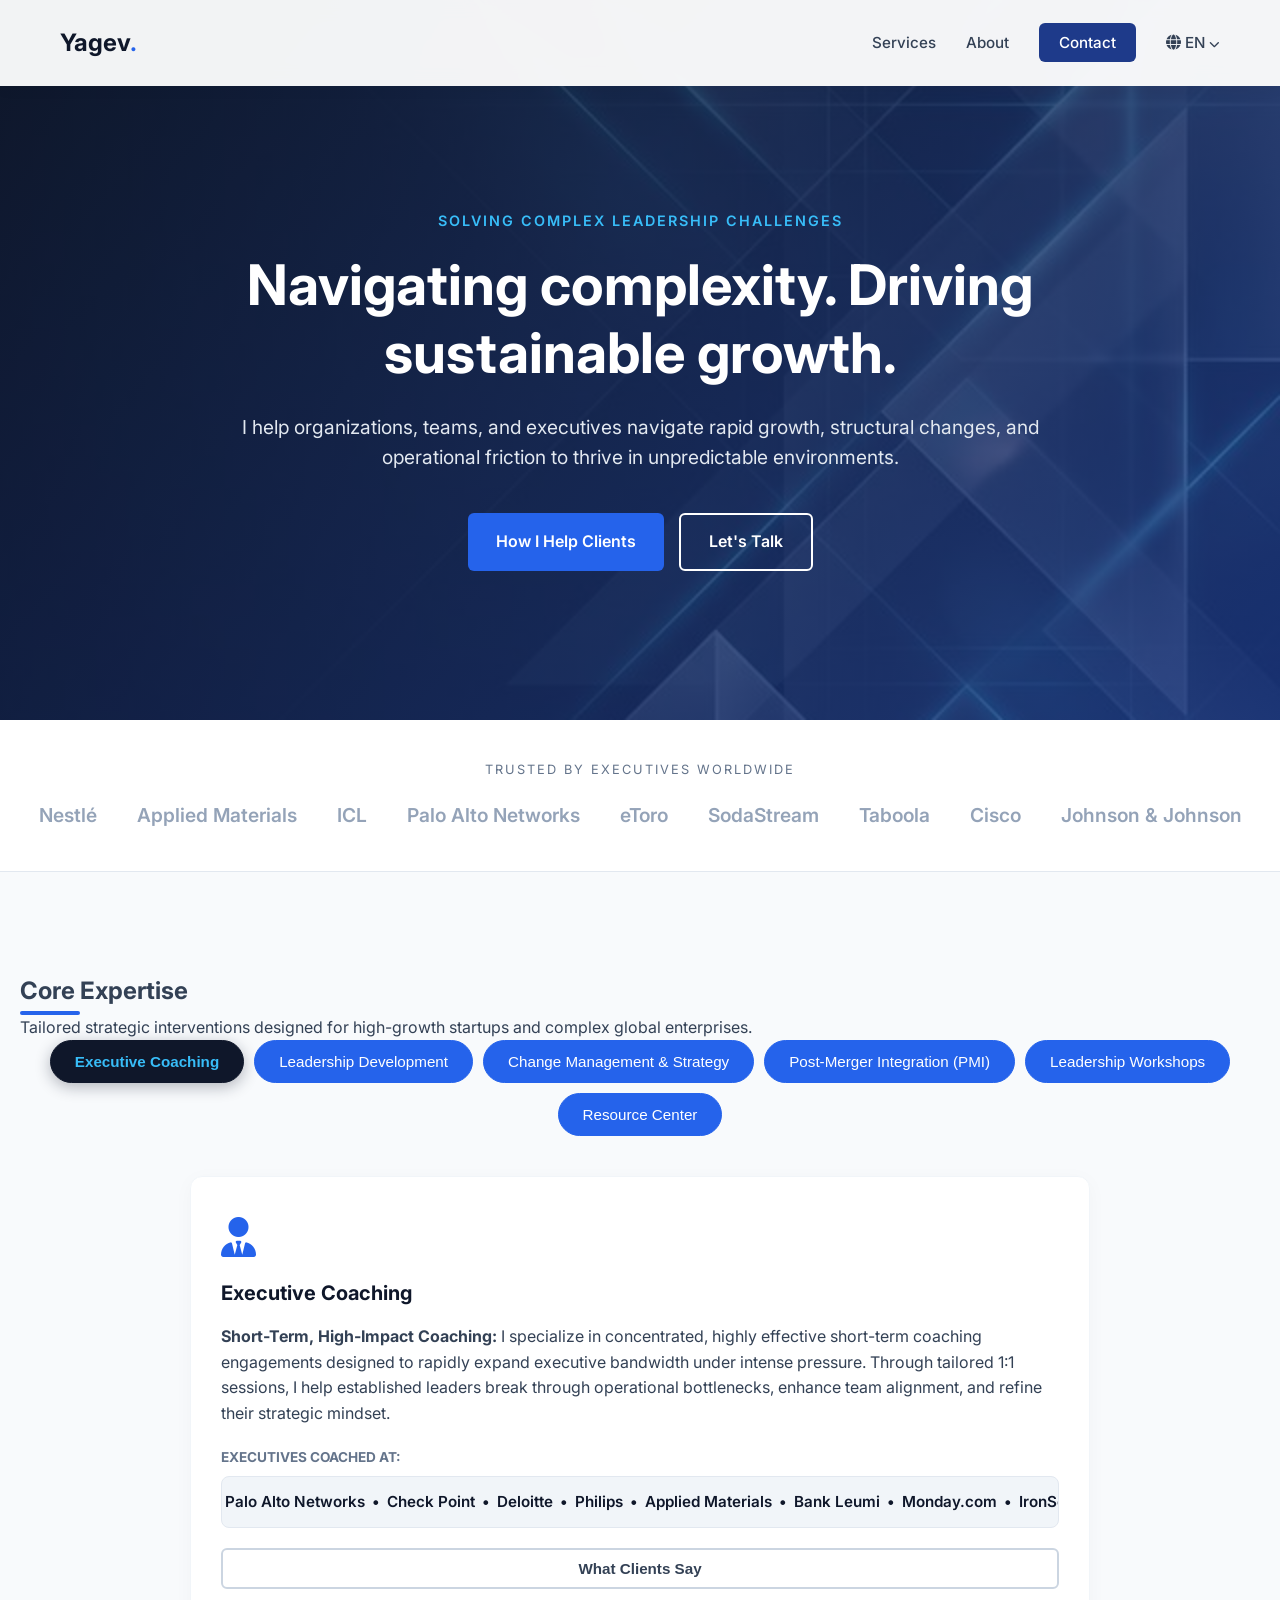
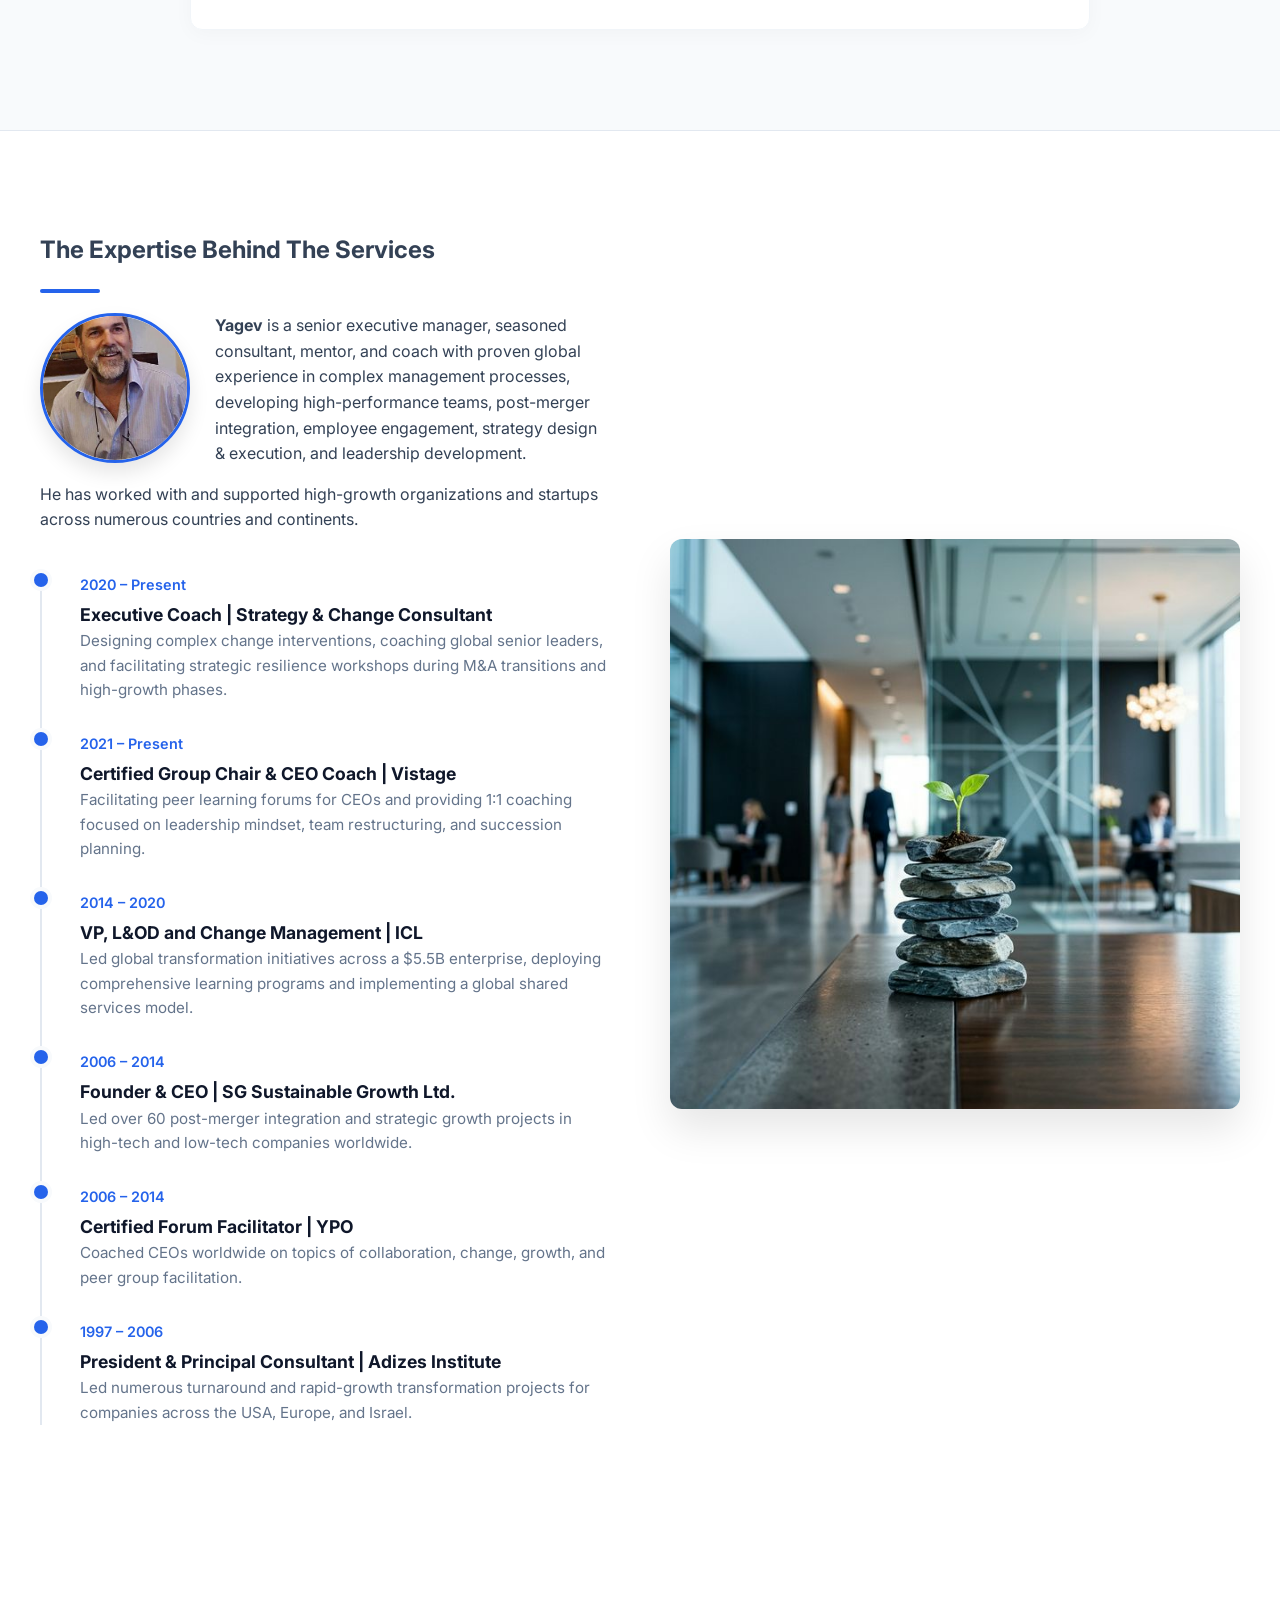
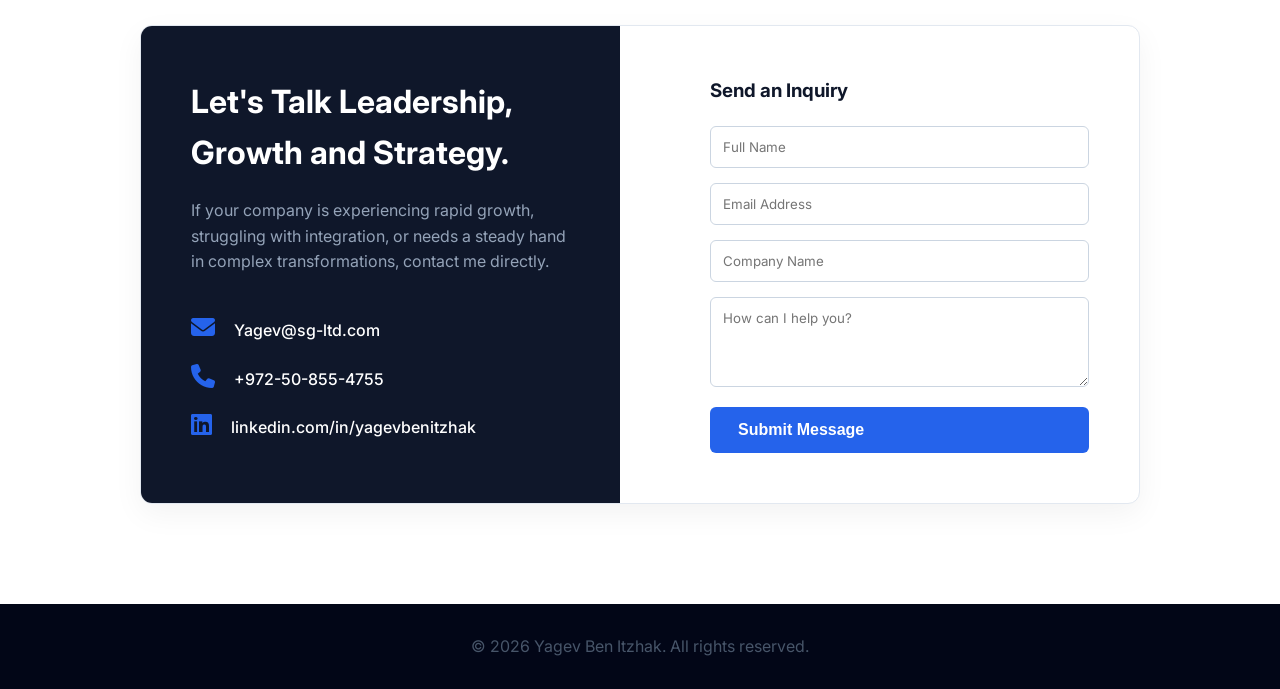
<file: index.html>
<!DOCTYPE html>
<html lang="en">
<head>
    <meta charset="UTF-8">
    <meta name="viewport" content="width=device-width, initial-scale=1.0">
    <meta name="description" content="Yagev Ben Itzhak is a Global Organizational Consultant specializing in Executive Coaching, Change Management, Post Merger Integration, Leadership Development, and Imperfectly Great Leadership.">
    <title>Yagev Ben Itzhak | Global Organizational Consultant</title>
    <link rel="icon" href="data:image/svg+xml,<svg xmlns=%22http://www.w3.org/2000/svg%22 viewBox=%220 0 100 100%22><circle cx=%2250%22 cy=%2250%22 r=%2250%22 fill=%22%230284c7%22/><text x=%2250%22 y=%2272%22 font-family=%22Arial%22 font-weight=%22bold%22 font-size=%2265%22 fill=%22white%22 text-anchor=%22middle%22>Y</text></svg>">
    <link href="https://fonts.googleapis.com/css2?family=Inter:wght@300;400;500;600;700&display=swap" rel="stylesheet">
    <link rel="stylesheet" href="style.css">
    <link rel="stylesheet" href="https://cdnjs.cloudflare.com/ajax/libs/font-awesome/6.4.0/css/all.min.css">
</head>
<body>

    <!-- Navigation -->
    <nav id="navbar">
        <div class="nav-container">
            <div class="logo">Yagev<span>.</span></div>
            <div class="mobile-lang-switcher" style="display: none;">
                <a href="index-he.html" style="text-decoration:none; color: var(--text-main); font-weight:600;"><i class="fa-solid fa-globe"></i> עברית</a>
            </div>
            <ul class="nav-links">
                <li><a href="#services">Services</a></li>
                <li><a href="#about">About</a></li>
                <li><a href="#contact" class="btn-nav">Contact</a></li>
                <!-- Language Switcher Dropdown -->
                <li class="lang-dropdown">
                    <a href="#" class="lang-toggle"><i class="fa-solid fa-globe"></i> EN <i class="fa-solid fa-chevron-down" style="font-size:0.7em;"></i></a>
                    <div class="lang-menu">
                        <a href="index.html" class="active">English</a>
                        <a href="index-he.html">עברית</a>
                    </div>
                </li>
            </ul>
        </div>
    </nav>

    <!-- Hero Section -->
    <section id="hero">
        <div class="hero-content">
            <p class="subtitle">Solving Complex Leadership Challenges</p>
            <h1>Navigating complexity. Driving sustainable growth.</h1>
            <p class="hero-desc">I help organizations, teams, and executives navigate rapid growth, structural changes, and operational friction to thrive in unpredictable environments.</p>
            <div class="hero-buttons">
                <a href="#services" class="primary-btn">How I Help Clients</a>
                <a href="#contact" class="secondary-btn">Let's Talk</a>
            </div>
        </div>
    </section>

    <!-- Trusted By Marquee -->
    <section id="trusted">
        <p class="trusted-title">TRUSTED BY EXECUTIVES WORLDWIDE</p>
        <div class="logo-marquee">
            <span>Nestlé</span>
            <span>Applied Materials</span>
            <span>ICL</span>
            <span>Palo Alto Networks</span>
            <span>eToro</span>
            <span>SodaStream</span>
            <span>Taboola</span>
            <span>Cisco</span>
            <span>Johnson & Johnson</span>
        </div>
    </section>

    <!-- Main Services Area -->
    <section id="services" class="bg-light">
        <div class="section-header">
            <h2>Core Expertise</h2>
            <div class="divider"></div>
            <p>Tailored strategic interventions designed for high-growth startups and complex global enterprises.</p>
        </div>
        
        <div class="services-tabs-nav">
            <button class="tab-btn active" onclick="openServiceTab(this, 'tab-coaching')">Executive Coaching</button>
            <button class="tab-btn" onclick="openServiceTab(this, 'tab-leadership')">Leadership Development</button>
            <button class="tab-btn" onclick="openServiceTab(this, 'tab-change')">Change Management & Strategy</button>
            <button class="tab-btn" onclick="openServiceTab(this, 'tab-pmi')">Post-Merger Integration (PMI)</button>
            <button class="tab-btn" onclick="openServiceTab(this, 'tab-workshops')">Leadership Workshops</button>
            <button class="tab-btn" onclick="openServiceTab(this, 'tab-resource')">Resource Center</button>
        </div>
        
        <div class="services-tab-container">
            
            <!-- Executive Coaching -->
            <div class="service-tab-pane active" id="tab-coaching">
            <div class="service-card">
                <i class="fa-solid fa-user-tie"></i>
                <h3>Executive Coaching</h3>
                <p><strong>Short-Term, High-Impact Coaching:</strong> I specialize in concentrated, highly effective short-term coaching engagements designed to rapidly expand executive bandwidth under intense pressure. Through tailored 1:1 sessions, I help established leaders break through operational bottlenecks, enhance team alignment, and refine their strategic mindset.</p>
                
                <div class="service-examples" style="margin-top: 20px;">
                    <h4 style="font-size: 0.85rem; color: #64748b; margin-bottom: 8px; text-transform: uppercase;">Executives Coached At:</h4>
                    <div class="scrolling-text-marquee">
                        <div class="scrolling-text-content" style="animation-duration: 40s;">
                            <span>Palo Alto Networks</span> &bull; <span>Check Point</span> &bull; <span>Deloitte</span> &bull; <span>Philips</span> &bull; <span>Applied Materials</span> &bull; <span>Bank Leumi</span> &bull; <span>Monday.com</span> &bull; <span>IronSource</span> &bull; <span>Riskified</span> &bull; <span>eToro</span> &bull; <span>Taboola</span> &bull; <span>Rapyd</span> &bull; <span>Amdocs</span> &bull; <span>ICL</span> &bull; <span>Netafim</span> &bull; <span>Stratasys</span> &bull; <span>AudioCodes</span> &bull; <span>Checkmarx</span> &bull; <span>Dynamic Yield</span> &bull; <span>Trax</span> &bull; <span>Devo</span> &bull; <span>Cognyte</span> &bull; <span>Nayax</span> &bull; <span>MinuteMedia</span> &bull; <span>Algosec</span> &bull; <span>Strauss Water</span> &bull; <span>IDE</span> &bull; <span>Nova</span> &bull; <span>RAD</span> &bull; <span>Carbyne</span> &bull; <span>Moloco</span> &bull; <span>Ingenio</span> &bull; <span>Hazera Genetics</span> &bull; <span>Equinom</span> &bull; <span>Cytactic</span> &bull; <span>GreenOnyx</span> &bull; <span>Cognifiber</span> &bull; <span>Surtidora</span> &bull; <span>MIND</span> &bull; <span>SNC</span> &bull; <span>Idomoo</span> &bull;
                            <!-- Duplicate -->
                            <span>Palo Alto Networks</span> &bull; <span>Check Point</span> &bull; <span>Deloitte</span> &bull; <span>Philips</span> &bull; <span>Applied Materials</span> &bull; <span>Bank Leumi</span> &bull; <span>Monday.com</span> &bull; <span>IronSource</span> &bull; <span>Riskified</span> &bull; <span>eToro</span> &bull; <span>Taboola</span> &bull; <span>Rapyd</span> &bull; <span>Amdocs</span> &bull; <span>ICL</span> &bull; <span>Netafim</span> &bull; <span>Stratasys</span> &bull; <span>AudioCodes</span> &bull; <span>Checkmarx</span> &bull; <span>Dynamic Yield</span> &bull; <span>Trax</span> &bull; <span>Devo</span> &bull; <span>Cognyte</span> &bull; <span>Nayax</span> &bull; <span>MinuteMedia</span> &bull; <span>Algosec</span> &bull; <span>Strauss Water</span> &bull; <span>IDE</span> &bull; <span>Nova</span> &bull; <span>RAD</span> &bull; <span>Carbyne</span> &bull; <span>Moloco</span> &bull; <span>Ingenio</span> &bull; <span>Hazera Genetics</span> &bull; <span>Equinom</span> &bull; <span>Cytactic</span> &bull; <span>GreenOnyx</span> &bull; <span>Cognifiber</span> &bull; <span>Surtidora</span> &bull; <span>MIND</span> &bull; <span>SNC</span> &bull; <span>Idomoo</span> &bull;
                        </div>
                    </div>
                </div>

                <button class="secondary-btn toggle-testimonials-btn" onclick="toggleAccordion(this)">What Clients Say</button>
                <div class="hidden-testimonials">
                    <div class="testimonials-vertical">
                        <blockquote class="inline-quote">
                            "As part of my work with Yagev I've experienced a focused, highly professional advisor, with vast knowledge and experience... Yagev's calm and friendly attitude elevated every discussion to be a very meaningful one."
                            <footer>– Oren Zoran, VP Product Management @ Stratasys</footer>
                        </blockquote>
                        <blockquote class="inline-quote">
                            "Yagev is a great leader and excellent strategic thinker. He is talented at breaking a problem down into constituent parts and brings his significant creativity to bear on solving issues. Would recommend him highly."
                            <footer>– Miguel Schwartz, VP Account EMEA @ Riskified</footer>
                        </blockquote>
                        <blockquote class="inline-quote">
                            "Working with Yagev has been enormously valuable. The tailor-made content... is super practical and already changed my day-to-day management skills."
                            <footer>– Adi Erdan, Growth Partnership @ IronSource</footer>
                        </blockquote>
                        <blockquote class="inline-quote">
                            "It was a great experience going through leadership mentoring sessions. Yagev is a great listener, focused on the challenges, and helps break them down to tackle them. He gives excellent advice."
                            <footer>– Rotem Sela, Social Impact @ Monday.com</footer>
                        </blockquote>
                        <blockquote class="inline-quote">
                            "I had the honor to work with Yagev on innovative strategies at a very high-scale organization... Yagev is familiar with Hi-Tech challenges and able to see both the people and the company vision."
                            <footer>– Nir Makmal, Chief Architect @ Amdocs</footer>
                        </blockquote>
                        <blockquote class="inline-quote">
                            "Yagev accompanied me throughout a group of sessions, in which he was able to accurately learn, analyze and provide super helpful recommendations and insight into the status of my group of employees. Super recommended!"
                            <footer>– Leonid Tsytrinbaum, Director of AI @ Anthem</footer>
                        </blockquote>
                        <blockquote class="inline-quote">
                            "I enthusiastically recommend Yagev for his exceptional problem-solving and interpersonal skills. He's expertly guided me through complex projects, delivering clear solutions and fostering collaboration."
                            <footer>– Guy Pergal, Director of Engineering @ Axonius</footer>
                        </blockquote>
                        <blockquote class="inline-quote">
                            "He helped me highlight and prioritize what is best for me in my position... he stayed with me during a very important time in my company... My experience was 100 out of 10!"
                            <footer>– Alba Martinez, VP HR @ Emburse</footer>
                        </blockquote>
                        <blockquote class="inline-quote">
                            "Yagev is a special person, and it was a pleasure working with him. He gave me great tools to better handle my high-demanding working environment."
                            <footer>– Yotam Elikam, Product Monetization @ MoonActive</footer>
                        </blockquote>
                        <blockquote class="inline-quote">
                            "During a recent mentoring program at my company... It was a life-changing experience... Another distinctive strength of Yagev is navigating specific challenges related to multi-cultural environments."
                            <footer>– David Levy, Strategic Program Manager @ Cognyte</footer>
                        </blockquote>
                    </div>
                </div>
            </div>
            </div>

            <!-- Leadership Development -->
            <div class="service-tab-pane" id="tab-leadership">
            <div class="service-card">
                <i class="fa-solid fa-users-rays"></i>
                <h3>Leadership Development</h3>
                <p><strong>Imperfectly Great Leadership (IGL):</strong> After decades of coaching executives, I developed the IGL methodology. It moves away from idealized, "perfect" leadership traits and focuses on how leaders <em>actually</em> behave under immense pressure. By recognizing our default stress responses, we can develop adaptive, resilient leadership styles that thrive in chaos.</p>
                
                <div class="igl-actions" style="margin: 20px 0; display: flex; flex-direction: column; gap: 10px;">
                    <a href="leadership-diagnostic/index.html" class="primary-btn" style="text-align: center; justify-content: center;"><i class="fa-solid fa-clipboard-list"></i> Take the Free IGL Diagnostic</a>
                    <a href="https://www.udemy.com/course/igl-imperfectly-great-leadership/?referralCode=EE4F834C3E2EE94F2857" target="_blank" class="secondary-btn" style="color: var(--secondary); border-color: var(--secondary); text-align: center; justify-content: center;"><i class="fa-solid fa-video"></i> View Udemy IGL Course</a>
                </div>

                <button class="secondary-btn toggle-testimonials-btn" onclick="toggleAccordion(this)">What Clients Say</button>
                <div class="hidden-testimonials">
                    <div class="testimonials-vertical">
                        <blockquote class="inline-quote">
                            <div class="stars" style="color: #f59e0b; font-size: 0.85rem; margin-bottom: 8px;"><i class="fa-solid fa-star"></i><i class="fa-solid fa-star"></i><i class="fa-solid fa-star"></i><i class="fa-solid fa-star"></i><i class="fa-solid fa-star"></i></div>
                            "This is a powerful and well-grounded course for leadership development. The case-based methodology really stood out for me! It creates deep, practical learning through real situations rather than abstract theory... I would highly recommend this course for leaders and also for HR professionals who want a strong foundation for case-based learning and for building greatness through owning your journey."
                            <footer>– Tohar Kait, Former VP OD @ Minute Media</footer>
                        </blockquote>
                        <blockquote class="inline-quote">
                            <div class="stars" style="color: #f59e0b; font-size: 0.85rem; margin-bottom: 8px;"><i class="fa-solid fa-star"></i><i class="fa-solid fa-star"></i><i class="fa-solid fa-star"></i><i class="fa-solid fa-star"></i><i class="fa-solid fa-star"></i></div>
                            "I love the flow and the natural evolution through the conversation of the simple understanding of what collaborative leadership and reinforcement of people from a place of vulnerability can do to a company. Well done to the creators of this course."
                            <footer>– Amir Kfir, Founder & CEO @ Amirror Group</footer>
                        </blockquote>
                        <blockquote class="inline-quote">
                            <div class="stars" style="color: #f59e0b; font-size: 0.85rem; margin-bottom: 8px;"><i class="fa-solid fa-star"></i><i class="fa-solid fa-star"></i><i class="fa-solid fa-star"></i><i class="fa-solid fa-star"></i><i class="fa-solid fa-star"></i></div>
                            "Excellent course. Very clear, practical, and highly relevant. The content is grounded in real experience, with strong case studies and actionable insights. Highly recommended for managers who want to grow and be confident."
                            <footer>– Amnon Shaked, Group Chair @ Vistage Israel</footer>
                        </blockquote>
                        <blockquote class="inline-quote">
                            <div class="stars" style="color: #f59e0b; font-size: 0.85rem; margin-bottom: 8px;"><i class="fa-solid fa-star"></i><i class="fa-solid fa-star"></i><i class="fa-solid fa-star"></i><i class="fa-solid fa-star"></i><i class="fa-solid fa-star"></i></div>
                            "This course is great, straight to the point, addressing real dilemmas and providing excellent insights, tools and solutions. I really liked the framework that no one is a perfect leader and we should all be authentic... I learned a lot from this course and highly recommend it."
                            <footer>– Yaara</footer>
                        </blockquote>
                        <blockquote class="inline-quote">
                            <div class="stars" style="color: #f59e0b; font-size: 0.85rem; margin-bottom: 8px;"><i class="fa-solid fa-star"></i><i class="fa-solid fa-star"></i><i class="fa-solid fa-star"></i><i class="fa-solid fa-star"></i><i class="fa-solid fa-star"></i></div>
                            "This course is wonderful; it presents real case studies based on dilemmas I encountered frequently. It analyzes situations with clarity, providing great insights and solutions. I highly recommend it to anyone in a leadership position who wants to improve their career."
                            <footer>– Udemy User (Anonymous)</footer>
                        </blockquote>
                        <blockquote class="inline-quote">
                            <div class="stars" style="color: #f59e0b; font-size: 0.85rem; margin-bottom: 8px;"><i class="fa-solid fa-star"></i><i class="fa-solid fa-star"></i><i class="fa-solid fa-star"></i><i class="fa-solid fa-star"></i><i class="fa-solid fa-star"></i></div>
                            "Great! This was a powerful reminder of what authentic leadership looks like. Thank you for sharing this perspective."
                            <footer>– Elinor Nataf, CEO @ Shaya Organizational Consulting</footer>
                        </blockquote>
                        <blockquote class="inline-quote">
                            <div class="stars" style="color: #f59e0b; font-size: 0.85rem; margin-bottom: 8px;"><i class="fa-solid fa-star"></i><i class="fa-solid fa-star"></i><i class="fa-solid fa-star"></i><i class="fa-solid fa-star"></i><i class="fa-solid fa-star"></i></div>
                            "Very professionally structured and well thought-out. Love the emphasis on EQ."
                            <footer>– Dori Dayan</footer>
                        </blockquote>
                        <blockquote class="inline-quote">
                            <div class="stars" style="color: #f59e0b; font-size: 0.85rem; margin-bottom: 8px;"><i class="fa-solid fa-star"></i><i class="fa-solid fa-star"></i><i class="fa-solid fa-star"></i><i class="fa-solid fa-star"></i><i class="fa-solid fa-star"></i></div>
                            "Great course for managers that want to improve their managerial skills. The content is clear, coherent and up to date. It was a good decision to sign up and take this course. Thank you."
                            <footer>– Eitan Grosbard</footer>
                        </blockquote>
                        <blockquote class="inline-quote">
                            <div class="stars" style="color: #f59e0b; font-size: 0.85rem; margin-bottom: 8px;"><i class="fa-solid fa-star"></i><i class="fa-solid fa-star"></i><i class="fa-solid fa-star"></i><i class="fa-solid fa-star"></i><i class="fa-solid fa-star"></i></div>
                            "The course is very methodological, very interesting, intriguing and educational. I want to continue listening and learning. It seems that the learning is very significant. Excellent."
                            <footer>– Yael</footer>
                        </blockquote>
                    </div>
                </div>
            </div>
            </div>

            <!-- Change Management & Strategy -->
            <div class="service-tab-pane" id="tab-change">
            <div class="service-card">
                <i class="fa-solid fa-arrows-spin"></i>
                <h3>Change Management & Strategy</h3>
                <p><strong>The Approach:</strong> Successful change requires treating structural realignment and human dynamics as equal halves of the same equation. I specialize in building data-driven strategies that your people are genuinely motivated to execute, removing friction from corporate transitions.</p>
                
                <div class="service-examples" style="margin-top: 20px;">
                    <h4 style="font-size: 0.85rem; color: #64748b; margin-bottom: 8px; text-transform: uppercase;">Organizations Advised:</h4>
                    <div class="scrolling-text-marquee">
                        <div class="scrolling-text-content" style="animation-duration: 35s;">
                            <span>Intel</span> &bull; <span>Nestlé</span> &bull; <span>Applied Materials</span> &bull; <span>General Mills</span> &bull; <span>SanDisk</span> &bull; <span>The Body Shop</span> &bull; <span>Dermalogica</span> &bull; <span>ICL</span> &bull; <span>McCann France</span> &bull; <span>Biosense Webster</span> &bull; <span>Netafim</span> &bull; <span>Elektra Mexico</span> &bull; <span>TV Azteca</span> &bull; <span>Verbit</span> &bull; <span>Equinom</span> &bull; <span>Phibro</span> &bull; <span>MIND</span> &bull; <span>Plasson</span> &bull; <span>Hazera</span> &bull; <span>Arad Group</span> &bull; <span>Ginegar</span> &bull; <span>Gat Foods</span> &bull; <span>MIS</span> &bull; <span>YCD</span> &bull; <span>Unefon</span> &bull; <span>Gameland.RU</span> &bull; <span>Chandon</span> &bull; <span>ACT Telecom</span> &bull; <span>SNC</span> &bull; <span>HealthyPet</span> &bull;
                            <!-- Duplicate -->
                            <span>Intel</span> &bull; <span>Nestlé</span> &bull; <span>Applied Materials</span> &bull; <span>General Mills</span> &bull; <span>SanDisk</span> &bull; <span>The Body Shop</span> &bull; <span>Dermalogica</span> &bull; <span>ICL</span> &bull; <span>McCann France</span> &bull; <span>Biosense Webster</span> &bull; <span>Netafim</span> &bull; <span>Elektra Mexico</span> &bull; <span>TV Azteca</span> &bull; <span>Verbit</span> &bull; <span>Equinom</span> &bull; <span>Phibro</span> &bull; <span>MIND</span> &bull; <span>Plasson</span> &bull; <span>Hazera</span> &bull; <span>Arad Group</span> &bull; <span>Ginegar</span> &bull; <span>Gat Foods</span> &bull; <span>MIS</span> &bull; <span>YCD</span> &bull; <span>Unefon</span> &bull; <span>Gameland.RU</span> &bull; <span>Chandon</span> &bull; <span>ACT Telecom</span> &bull; <span>SNC</span> &bull; <span>HealthyPet</span> &bull;
                        </div>
                    </div>
                </div>

                <button class="secondary-btn toggle-testimonials-btn" onclick="toggleAccordion(this)" style="margin-top:auto;">What Clients Say</button>
                <div class="hidden-testimonials">
                    <div class="testimonials-vertical">
                        <blockquote class="inline-quote">
                            "Yagev has worked with top management teams to design and implement companywide change processes. Yagev did a fantastic job involving people, helping them surface problems and creating energy for change. His involvement had a very substantial impact on generating improved business results."
                            <footer>– Eugenio Minvielle, Former President @ Nestle France</footer>
                        </blockquote>
                        <blockquote class="inline-quote">
                            "Yagev managed the massive change program at ICL. His ability to balance soft skills with business deliverable hard facts is quite unique. He motivates leaders to deliver by themselves... I wish him the very best of success and am envious of those who will work with him."
                            <footer>– Stefan Borgas, President & CEO @ RHI AG (Re: ICL)</footer>
                        </blockquote>
                        <blockquote class="inline-quote">
                            "Yagev helped us in the Applied Materials GIS Global Culture Project from early stages to successful completion. This was a complex project analyzing cultural gaps and leading organizational initiatives. I warmly recommend his services to executives dealing with complex global challenges."
                            <footer>– Tami Shoham, Head of GIS EMEA @ Applied Materials</footer>
                        </blockquote>
                        <blockquote class="inline-quote">
                            "In changing times with new paradigms you always need to transform, restructure, change... it is quite complex and risky! Yagev is a very talented coach with strong charisma and empathy. He has a very valuable experience of stakes in management; he gets them right away."
                            <footer>– Michèle Ferrebeuf, EVP @ McCann Worldgroup Europe</footer>
                        </blockquote>
                        <blockquote class="inline-quote">
                            "I had the great honor to work directly with Yagev on a major company turnaround in the US. Thanks to his intense, highly effective leadership we were able to make solid, well-planned decisions that impacted us short and long term."
                            <footer>– Kevin Browett, Former CEO @ MIND, JRM</footer>
                        </blockquote>
                        <blockquote class="inline-quote">
                            "Yagev supported me during a critical phase, in which we carried out both a product and organizational transformation. The combination of his global business experience and his ability to adapt to different realities is a rare advantage that helped me sharpen my decision-making."
                            <footer>– Gil Shalev, Founder & CEO @ Equinom</footer>
                        </blockquote>
                        <blockquote class="inline-quote">
                            "Together with Yagev we created a Strategic Plan for the future development of the company. Yagev contributed a lot with his professionalism and knowledge. I have a lot of confidence in Yagev's facilitating style and attitude. He is a real asset to my organization."
                            <footer>– Nitzan Cohen, CEO @ ARAD</footer>
                        </blockquote>
                        <blockquote class="inline-quote">
                            "We needed to develop a new strategy for Vigoda.ru. To reach the necessary results, Yagev led the process by creating and moderating a working group consisting of employees and shareholders, analyzing similar market projects and choosing the optimal strategic way."
                            <footer>– David Shostak, Founder @ Vigoda-ru</footer>
                        </blockquote>
                        <blockquote class="inline-quote">
                            "During our accelerated growth, I have worked with Yagev on designing our Strategy and structure on several occasions. His input was extremely professional and had very positive added value."
                            <footer>– Oded Turbahn, CEO @ Green Ride Ltd.</footer>
                        </blockquote>
                        <blockquote class="inline-quote">
                            "The entire management team appreciated Yagev for his dedication, professional approach and out of the box thinking. Yagev's work contributed significantly to the development of the group of companies of our operations."
                            <footer>– Victor Orland, President & CEO @ AVBA & ITH Ltd.</footer>
                        </blockquote>
                    </div>
                </div>
            </div>
            </div>

            <!-- Post-Merger Integration -->
            <div class="service-tab-pane" id="tab-pmi">
            <div class="service-card">
                <i class="fa-solid fa-handshake-angle"></i>
                <h3>Post-Merger Integration (PMI)</h3>
                <p>Mergers fail for diverse reasons, mostly lack of alignment. Having successfully led over 60 global M&A integrations, I specialize in the crucial human elements of due diligence, structured cultural alignment, executing synergistic operations, and ensuring key talent retention during high-risk transitions.</p>
                
                <div class="service-examples" style="margin-top: 20px;">
                    <h4 style="font-size: 0.85rem; color: #64748b; margin-bottom: 8px; text-transform: uppercase;">Integrations Led At:</h4>
                    <div class="scrolling-text-marquee">
                        <div class="scrolling-text-content" style="animation-duration: 30s;">
                            <span>Cisco</span> &bull; <span>EMC</span> &bull; <span>NDS</span> &bull; <span>SodaStream</span> &bull; <span>Ness</span> &bull; <span>Gilat</span> &bull; <span>Flash Networks</span> &bull; <span>cVidya</span> &bull; <span>Dmatek</span> &bull; <span>Aqua</span> &bull; <span>Ingenio</span> &bull; <span>Mobixell</span> &bull; <span>AVT</span> &bull; <span>YCD</span> &bull; <span>ACT Telecom</span> &bull; <span>Clalit Health Services</span> &bull; <span>Egged Europe</span> &bull; <span>Netafim</span> &bull; <span>Hazera Genetics</span> &bull; <span>Arad Group</span> &bull; <span>Palram</span> &bull; <span>Bagir</span> &bull; <span>Getter</span> &bull; <span>Gameland</span> &bull; <span>HealthyPet</span> &bull; <span>Rion</span> &bull; <span>Gat Foods</span> &bull;
                            <!-- Duplicate -->
                            <span>Cisco</span> &bull; <span>EMC</span> &bull; <span>NDS</span> &bull; <span>SodaStream</span> &bull; <span>Ness</span> &bull; <span>Gilat</span> &bull; <span>Flash Networks</span> &bull; <span>cVidya</span> &bull; <span>Dmatek</span> &bull; <span>Aqua</span> &bull; <span>Ingenio</span> &bull; <span>Mobixell</span> &bull; <span>AVT</span> &bull; <span>YCD</span> &bull; <span>ACT Telecom</span> &bull; <span>Clalit Health Services</span> &bull; <span>Egged Europe</span> &bull; <span>Netafim</span> &bull; <span>Hazera Genetics</span> &bull; <span>Arad Group</span> &bull; <span>Palram</span> &bull; <span>Bagir</span> &bull; <span>Getter</span> &bull; <span>Gameland</span> &bull; <span>HealthyPet</span> &bull; <span>Rion</span> &bull; <span>Gat Foods</span> &bull;
                        </div>
                    </div>
                </div>

                <button class="secondary-btn toggle-testimonials-btn" onclick="toggleAccordion(this)" style="margin-top:auto;">What Clients Say</button>
                <div class="hidden-testimonials">
                    <div class="testimonials-vertical">
                        <blockquote class="inline-quote">
                            "As appointed PMI project manager, I hired Yagev & his team. They offered valuable methodologies, tools and insights, which allowed me to focus on actual task fulfillment. Their professional attitude and mentoring helped me run this process smoothly."
                            <footer>– Dror Amitai, VP Operations @ SodaStream</footer>
                        </blockquote>
                        <blockquote class="inline-quote">
                            "Yagev's guidance was impactful during a highly complex post-merger integration. His nuanced understanding of organizational behavior and ability to balance business realities with empathy were invaluable. He helped me make better decisions and maintain alignment."
                            <footer>– Dori Dayan, CEO @ Barges (An Ingenio Company)</footer>
                        </blockquote>
                        <blockquote class="inline-quote">
                            "A lot is at stake in M&A... Yagev is a leading expert. His advantage is his strong HR-centric view of companies—crucial for success. He has a personable way of interacting with executives; plainly said, he is a combination of smart, experienced, and nice!"
                            <footer>– Avichai Levy, Strategy Advisor @ Gartner</footer>
                        </blockquote>
                        <blockquote class="inline-quote">
                            "When acquiring a company in Germany... we hired Yagev's Team services for integration. We were able to map the risks, understand complexities and build a good integration plan. SG's professionalism was imperative in this complex cross-border acquisition."
                            <footer>– Offer Gilboa, Chairman @ C.A.L. Cargo Air Lines</footer>
                        </blockquote>
                        <blockquote class="inline-quote">
                            "Yagev is a source of wisdom and knowledge in everything related to M&A, PMI, and business development. I highly recommend every manager not to go for any M&A process without Yagev on his side."
                            <footer>– Dror Pockard, Former CEO @ e-Glue (Sold to Nice)</footer>
                        </blockquote>
                        <blockquote class="inline-quote">
                            "Yagev supported AVT's Due-Diligence processes with 2 prospected acquisitions, and later advised on the integration process. His vast experience and outstanding professionalism were an important factor for our success."
                            <footer>– Shlomo Amir, Vice Chairman @ ISRA VISION</footer>
                        </blockquote>
                        <blockquote class="inline-quote">
                            "Yagev's contribution was very important both to reach the right decisions during the planning phase and to lead seminars dealing with challenges at the initial integration stage. I consider Yagev a top professional in this field."
                            <footer>– Rami Dar, CEO @ Hazera Seeds Ltd.</footer>
                        </blockquote>
                        <blockquote class="inline-quote">
                            "I faced the challenge of building a new unit from scratch and integrating two acquired companies. I enjoyed working with Yagev's team due to their professionalism, knowledge, and their way of moving projects forward."
                            <footer>– Guy Mor, Former CEO @ Getter Graphics</footer>
                        </blockquote>
                        <blockquote class="inline-quote">
                            "Yagev performed a cross-cultural M&A due diligence... delivering a professional and insightful CEO and board-level analysis backed with recommendations and a related action plan within a very tight schedule."
                            <footer>– Benny Shoham, CEO & Co-founder @ GreenOnyx</footer>
                        </blockquote>
                        <blockquote class="inline-quote">
                            "Yagev was hired for a complex European/North-American M&A process. Through his thorough study, matters requiring delicate attention were brought to light. Potential difficulties were controlled and pitfalls avoided."
                            <footer>– Micha Avni, Due Diligence of Telecom Companies</footer>
                        </blockquote>
                    </div>
                </div>
            </div>
            </div>

            <!-- Workshops and Lectures -->
            <div class="service-tab-pane" id="tab-workshops">
            <div class="service-card">
                <i class="fa-solid fa-chalkboard-user"></i>
                <h3>Leadership Workshops & Organizational Acceleration Programs</h3>
                <p><strong>Align faster. Execute better. Lead in chaotic environments.</strong></p>

                <div class="programs-accordion" style="margin-top: 15px; display: flex; flex-direction: column; gap: 8px;">
                    <!-- Program 1 -->
                    <details style="background: #f8fafc; border: 1px solid #e2e8f0; border-radius: 6px; overflow: hidden;">
                        <summary style="padding: 12px; font-weight: 600; cursor: pointer; color: var(--secondary); display: flex; align-items: center; justify-content: space-between; font-size: 0.85rem;">
                            1. Leading When the Ground Is Moving 
                            <i class="fa-solid fa-chevron-down" style="font-size: 0.8rem; color: #94a3b8;"></i>
                        </summary>
                        <div style="padding: 15px; border-top: 1px solid #e2e8f0; font-size: 0.85rem; line-height: 1.5; color: #475569;">
                            <p style="margin-bottom: 8px; color: var(--primary);"><strong>For CEOs & Exec Teams</strong></p>
                            <p><strong>The issue:</strong> What worked before is no longer working—but no one says it clearly.</p>
                            <p style="margin-top:8px;"><strong>What we do:</strong></p>
                            <p>Cut through noise, surface misalignment, redefine direction & execution.</p>
                            <p style="margin-top:8px;"><strong>You walk away with:</strong></p>
                            <ul style="margin-top:4px; margin-bottom:8px; padding-left: 20px;">
                                <li>A sharp strategic focus</li>
                                <li>Clear definition of the gaps that your leadership team needs to address</li>
                                <li>Immediate actions to realign execution</li>
                            </ul>
                        </div>
                    </details>

                    <!-- Program 2 -->
                    <details style="background: #f8fafc; border: 1px solid #e2e8f0; border-radius: 6px; overflow: hidden;">
                        <summary style="padding: 12px; font-weight: 600; cursor: pointer; color: var(--secondary); display: flex; align-items: center; justify-content: space-between; font-size: 0.85rem;">
                            2. Managers Who Actually Move the Needle 
                            <i class="fa-solid fa-chevron-down" style="font-size: 0.8rem; color: #94a3b8;"></i>
                        </summary>
                        <div style="padding: 15px; border-top: 1px solid #e2e8f0; font-size: 0.85rem; line-height: 1.5; color: #475569;">
                            <p style="margin-bottom: 8px; color: var(--primary);"><strong>Middle Management</strong></p>
                            <p><strong>The challenge:</strong> Managers manage—but don’t really lead, take ownership or initiative.</p>
                            <p style="margin-top:8px;"><strong>What we do:</strong></p>
                            <p>Turn managers into drivers of innovation, execution, accountability, and team performance.</p>
                            <p style="margin-top:8px;"><strong>You walk away with:</strong></p>
                            <ul style="margin-top:4px; margin-bottom:8px; padding-left: 20px;">
                                <li>Tools for tough conversations and real accountability</li>
                                <li>Stronger, more aligned teams</li>
                                <li>Managers who coach, not just coordinate</li>
                            </ul>
                        </div>
                    </details>

                    <!-- Program 3 -->
                    <details style="background: #f8fafc; border: 1px solid #e2e8f0; border-radius: 6px; overflow: hidden;">
                        <summary style="padding: 12px; font-weight: 600; cursor: pointer; color: var(--secondary); display: flex; align-items: center; justify-content: space-between; font-size: 0.85rem;">
                            3. Unlocking Internal Entrepreneurs 
                            <i class="fa-solid fa-chevron-down" style="font-size: 0.8rem; color: #94a3b8;"></i>
                        </summary>
                        <div style="padding: 15px; border-top: 1px solid #e2e8f0; font-size: 0.85rem; line-height: 1.5; color: #475569;">
                            <p style="margin-bottom: 8px; color: var(--primary);"><strong>Intrapreneurship</strong></p>
                            <p><strong>The challenge:</strong> Good ideas exist—but nothing really moves forward.</p>
                            <p style="margin-top:8px;"><strong>What we do:</strong></p>
                            <p>Turn initiative into execution—without waiting for “perfect conditions”.</p>
                            <p style="margin-top:8px;"><strong>You walk away with:</strong></p>
                            <ul style="margin-top:4px; margin-bottom:8px; padding-left: 20px;">
                                <li>Teams that take initiative, not just tasks</li>
                                <li>Faster learning and execution cycles</li>
                                <li>A pipeline of real, owned initiatives</li>
                            </ul>
                        </div>
                    </details>

                    <!-- Program 4 -->
                    <details style="background: #f8fafc; border: 1px solid #e2e8f0; border-radius: 6px; overflow: hidden;">
                        <summary style="padding: 12px; font-weight: 600; cursor: pointer; color: var(--secondary); display: flex; align-items: center; justify-content: space-between; font-size: 0.85rem;">
                            4. Making Change Actually Happen 
                            <i class="fa-solid fa-chevron-down" style="font-size: 0.8rem; color: #94a3b8;"></i>
                        </summary>
                        <div style="padding: 15px; border-top: 1px solid #e2e8f0; font-size: 0.85rem; line-height: 1.5; color: #475569;">
                            <p style="margin-bottom: 8px; color: var(--primary);"><strong>Change Management</strong></p>
                            <p><strong>The issue:</strong> Decisions are made—but the organization doesn’t execute.</p>
                            <p style="margin-top:8px;"><strong>What we do:</strong></p>
                            <p>Close the gap between strategy and execution (where most change efforts fail), provide tools and understanding of how to lead complex execution initiatives.</p>
                            <p style="margin-top:8px;"><strong>You walk away with:</strong></p>
                            <ul style="margin-top:4px; margin-bottom:8px; padding-left: 20px;">
                                <li>A clear map of resistance, risks and what to do about them</li>
                                <li>A focused execution plan that sticks</li>
                                <li>Aligned leadership messaging</li>
                            </ul>
                        </div>
                    </details>
                </div>

                <div style="margin-top: 20px; padding: 15px; background: #e0f2fe; border-left: 4px solid var(--primary); border-radius: 4px; font-size: 0.85rem; color: #0f172a;">
                    <p style="margin-bottom: 5px;"><strong>The Change Approach:</strong></p>
                    <ul style="padding-left: 20px; margin-bottom: 0;">
                        <li><strong>Experience-Based:</strong> Built entirely on real leadership challenges.</li>
                        <li><strong>Customized:</strong> Adapted carefully to your organization’s unique reality.</li>
                        <li><strong>Execution-Focused:</strong> Geared for immediate application—not abstract theory.</li>
                    </ul>
                </div>

                <button class="secondary-btn toggle-testimonials-btn" onclick="toggleAccordion(this)" style="margin-top: 20px;">What Clients Say</button>
                <div class="hidden-testimonials">
                    <div class="testimonials-vertical">
                        <blockquote class="inline-quote">
                            "In 25 years of CEO, EVP, Senior Executive, this was the best program I have ever attended and/or hired to use for a company. (Best of breed versus Harvard, Leaders Lab, etc.). Fast, easy, delivered result; action oriented – not just info but action. Team everyone in yet made decisions."
                            <footer>– Kevin Browett, CEO @ JRM</footer>
                        </blockquote>
                        <blockquote class="inline-quote">
                            "A very open, very engaging, very compelling rhythm to our embrace of the corporate lifecycles philosophy, experience and support... I liked the combination of lecture, discussion, debate and group breakout. Yagev was a masterful, thoughtful, provocative facilitator with an amazing demeanor that draws out sometimes brutal honesty."
                            <footer>– Robert A. Sklar, VP @ JRM</footer>
                        </blockquote>
                        <blockquote class="inline-quote">
                            "This program has an excellent structure; it is concrete, clear, focused on results and dynamic. It allows for a follow-up structure, creates continuity and does not end as merely another course."
                            <footer>– Alfonso Gonzalez Loeschen, Director @ Nestle</footer>
                        </blockquote>
                        <blockquote class="inline-quote">
                            "Very Strategic and timely. Excellent set-up and execution. The process gets to the heart of the problem."
                            <footer>– Jim Daly, President @ Focus on the Family</footer>
                        </blockquote>
                        <blockquote class="inline-quote">
                            "I have attended many workshops, seminars and Roundtables in my career... but never have I spent a day such as the one we had this past Friday. The workshop was stimulating, productive and interesting from beginning to end... They have proven to us that they are what they preach."
                            <footer>– Todd Kaplan, President & CEO @ SDI Future Health</footer>
                        </blockquote>
                        <blockquote class="inline-quote">
                            "Very effective means in tackling many issues – interpersonal interactions amongst employees & tasks in front of the company. Like therapy! Accomplished quite a bit. Yagev was a great facilitator of the process yet maintaining a civilized process."
                            <footer>– Diana Howard, VP @ Dermalogica</footer>
                        </blockquote>
                        <blockquote class="inline-quote">
                            "It is a very insightful exercise that allows the participants to define the next steps on an improvement process. Very few companies would perform such an exercise after a very successful year, and they should."
                            <footer>– Marcelo Melchior, Director @ Nestlé</footer>
                        </blockquote>
                        <blockquote class="inline-quote">
                            "Yagev’s presence immediately coalesced the attention of the group. Continuing the analogy of the business lifecycle to an individual’s lifecycle with the use of relevant examples made the material become alive for the participants."
                            <footer>– Camille Schuster @ Arizona State University</footer>
                        </blockquote>
                        <blockquote class="inline-quote">
                            "I am amazed at the clarity of purpose and direction we received on such a short amount of time."
                            <footer>– Mark Buzzetta, CFO @ Focus on the Family</footer>
                        </blockquote>
                        <blockquote class="inline-quote">
                            "Good to get to sensitive issues in such a non-judgmental manner. People were heard. Respect was restored. Yagev was masterful at running us through the paces. Good stories and examples. I was apprehensive at first then hooked."
                            <footer>– Keri Guten Cohen, Manager @ JRM</footer>
                        </blockquote>
                    </div>
                </div>
            </div>
            </div>

            <!-- Resource Center -->
            <div class="service-tab-pane" id="tab-resource">
            <div class="service-card" id="resource-center">
                <i class="fa-solid fa-folder-open"></i>
                <h3>Resource Center</h3>
                <p>Curated insights, videos, and presentations supporting our three core disciplines of organizational excellence.</p>
                
                <div class="resource-categories" style="margin-top: 20px; display: flex; flex-direction: column; gap: 12px;">
                    <!-- Leadership Row -->
                    <div class="resource-group" style="background: #f8fafc; border: 1px solid #e2e8f0; border-radius: 8px; overflow: hidden;">
                        <div style="display: flex; align-items: center; justify-content: space-between; padding: 12px; cursor: pointer; transition: background 0.2s;" onmouseover="this.style.background='#f1f5f9'" onmouseout="this.style.background='#f8fafc'" onclick="this.nextElementSibling.style.display = this.nextElementSibling.style.display === 'none' ? 'block' : 'none';">
                            <span style="font-weight: 600; color: var(--secondary); display: flex; align-items: center; gap: 10px;">Leadership Development</span>
                            <i class="fa-solid fa-folder-open" style="color: var(--primary);"></i>
                        </div>
                        <div id="res-Leadership Development" class="resource-file-list" style="display: none; padding: 15px; background: #ffffff; border-top: 1px solid #e2e8f0;">
                            <a href="assets/Effective%20Teamwork.pdf" target="_blank" class="resource-file-item">
                                <i class="fa-solid fa-file-pdf file-icon"></i>
                                <span class="file-name">Effective Teamwork</span>
                                <i class="fa-solid fa-download download-icon"></i>
                            </a>
                            <a href="assets/Mastering%20Difficult%20Conversations.pdf" target="_blank" class="resource-file-item">
                                <i class="fa-solid fa-file-pdf file-icon"></i>
                                <span class="file-name">Mastering Difficult Conversations</span>
                                <i class="fa-solid fa-download download-icon"></i>
                            </a>
                            <a href="assets/Emerging%20Leader%20Essentials%20%20.pdf" target="_blank" class="resource-file-item">
                                <i class="fa-solid fa-file-pdf file-icon"></i>
                                <span class="file-name">Emerging Leader Essentials</span>
                                <i class="fa-solid fa-download download-icon"></i>
                            </a>
                            <a href="assets/Great%20Decisions%20.pdf" target="_blank" class="resource-file-item">
                                <i class="fa-solid fa-file-pdf file-icon"></i>
                                <span class="file-name">Great Decisions</span>
                                <i class="fa-solid fa-download download-icon"></i>
                            </a>
                        </div>
                    </div>
                    
                    <!-- Change Management Row -->
                    <div class="resource-group" style="background: #f8fafc; border: 1px solid #e2e8f0; border-radius: 8px; overflow: hidden;">
                        <div style="display: flex; align-items: center; justify-content: space-between; padding: 12px; cursor: pointer; transition: background 0.2s;" onmouseover="this.style.background='#f1f5f9'" onmouseout="this.style.background='#f8fafc'" onclick="this.nextElementSibling.style.display = this.nextElementSibling.style.display === 'none' ? 'block' : 'none';">
                            <span style="font-weight: 600; color: var(--secondary); display: flex; align-items: center; gap: 10px;">Change Management</span>
                            <i class="fa-solid fa-folder-open" style="color: var(--primary);"></i>
                        </div>
                        <div id="res-Change Management" class="resource-file-list" style="display: none; padding: 15px; background: #ffffff; border-top: 1px solid #e2e8f0;">
                            <a href="assets/Leading%20Change.pdf" target="_blank" class="resource-file-item">
                                <i class="fa-solid fa-file-pdf file-icon"></i>
                                <span class="file-name">Leading Change</span>
                                <i class="fa-solid fa-download download-icon"></i>
                            </a>
                        </div>
                    </div>

                    <!-- PMI Row -->
                    <div class="resource-group" style="background: #f8fafc; border: 1px solid #e2e8f0; border-radius: 8px; overflow: hidden;">
                        <div style="display: flex; align-items: center; justify-content: space-between; padding: 12px; cursor: pointer; transition: background 0.2s;" onmouseover="this.style.background='#f1f5f9'" onmouseout="this.style.background='#f8fafc'" onclick="this.nextElementSibling.style.display = this.nextElementSibling.style.display === 'none' ? 'block' : 'none';">
                            <span style="font-weight: 600; color: var(--secondary); display: flex; align-items: center; gap: 10px;">Post-Merger Integration</span>
                            <i class="fa-solid fa-folder-open" style="color: var(--primary);"></i>
                        </div>
                        <div id="res-Post-Merger Integration" class="resource-file-list" style="display: none; padding: 15px; background: #ffffff; border-top: 1px solid #e2e8f0;">
                            <a href="assets/Post%20Merger%20Integration%20Architecture.pdf" target="_blank" class="resource-file-item">
                                <i class="fa-solid fa-file-pdf file-icon"></i>
                                <span class="file-name">Post Merger Integration Architecture</span>
                                <i class="fa-solid fa-download download-icon"></i>
                            </a>
                        </div>
                    </div>
                </div>

            </div>
            </div>

        </div>

        <script>
            function openServiceTab(element, tabId) {
                // hide all panes
                document.querySelectorAll('.service-tab-pane').forEach(el => {
                    el.classList.remove('active');
                });
                // remove active class from all buttons
                document.querySelectorAll('.tab-btn').forEach(el => {
                    el.classList.remove('active');
                });
                // activate target pane & button
                document.getElementById(tabId).classList.add('active');
                element.classList.add('active');
            }
        </script>
    </section>

    <!-- Background Experience -->
    <section id="about" style="border-top: 1px solid #e2e8f0;">
        <div class="about-container">
            <div class="about-text">
                <h2>The Expertise Behind The Services</h2>
                <div class="divider" style="margin: 20px 0;"></div>
                <img src="assets/Yag%20LBM.jpg" alt="Yagev Ben Yitzhak" class="profile-inline-img">
                <p><strong>Yagev</strong> is a senior executive manager, seasoned consultant, mentor, and coach with proven global experience in complex management processes, developing high-performance teams, post-merger integration, employee engagement, strategy design & execution, and leadership development.</p>
                <p style="margin-top: 15px;">He has worked with and supported high-growth organizations and startups across numerous countries and continents.</p>
                <div class="timeline" style="margin-top: 40px;">
                    <!-- 2020 - Present -->
                    <div class="timeline-item">
                        <div class="timeline-dot"></div>
                        <div class="timeline-date">2020 &ndash; Present</div>
                        <div class="timeline-content">
                            <h3>Executive Coach | Strategy & Change Consultant</h3>
                            <p>Designing complex change interventions, coaching global senior leaders, and facilitating strategic resilience workshops during M&A transitions and high-growth phases.</p>
                        </div>
                    </div>
                    
                    <!-- 2021 - Present -->
                    <div class="timeline-item">
                        <div class="timeline-dot"></div>
                        <div class="timeline-date">2021 &ndash; Present</div>
                        <div class="timeline-content">
                            <h3>Certified Group Chair & CEO Coach | Vistage</h3>
                            <p>Facilitating peer learning forums for CEOs and providing 1:1 coaching focused on leadership mindset, team restructuring, and succession planning.</p>
                        </div>
                    </div>

                    <!-- 2014 - 2020 -->
                    <div class="timeline-item">
                        <div class="timeline-dot"></div>
                        <div class="timeline-date">2014 &ndash; 2020</div>
                        <div class="timeline-content">
                            <h3>VP, L&OD and Change Management | ICL</h3>
                            <p>Led global transformation initiatives across a $5.5B enterprise, deploying comprehensive learning programs and implementing a global shared services model.</p>
                        </div>
                    </div>

                    <!-- 2006 - 2014 (SG Sustainable Growth) -->
                    <div class="timeline-item">
                        <div class="timeline-dot"></div>
                        <div class="timeline-date">2006 &ndash; 2014</div>
                        <div class="timeline-content">
                            <h3>Founder & CEO | SG Sustainable Growth Ltd.</h3>
                            <p>Led over 60 post-merger integration and strategic growth projects in high-tech and low-tech companies worldwide.</p>
                        </div>
                    </div>

                    <!-- 2006 - 2014 (YPO) -->
                    <div class="timeline-item">
                        <div class="timeline-dot"></div>
                        <div class="timeline-date">2006 &ndash; 2014</div>
                        <div class="timeline-content">
                            <h3>Certified Forum Facilitator | YPO</h3>
                            <p>Coached CEOs worldwide on topics of collaboration, change, growth, and peer group facilitation.</p>
                        </div>
                    </div>

                    <!-- 1997 - 2006 (Combined Adizes) -->
                    <div class="timeline-item">
                        <div class="timeline-dot"></div>
                        <div class="timeline-date">1997 &ndash; 2006</div>
                        <div class="timeline-content">
                            <h3>President & Principal Consultant | Adizes Institute</h3>
                            <p>Led numerous turnaround and rapid-growth transformation projects for companies across the USA, Europe, and Israel.</p>
                        </div>
                    </div>
                </div>
            </div>
            <div class="about-image">
                <img src="assets/growth-img.png" alt="Strategic Growth" style="width: 100%; height: auto; border-radius: 12px; box-shadow: 0 20px 40px rgba(0,0,0,0.1);">
            </div>
        </div>
    </section>



    <!-- Contact Section -->
    <section id="contact">
        <div class="contact-container" style="display: flex; flex-wrap: wrap; gap: 40px; max-width: 1000px; margin: 0 auto; background: var(--white); border-radius: 12px; overflow: hidden; box-shadow: 0 10px 30px rgba(0,0,0,0.05); border: 1px solid #e2e8f0;">
            <div class="contact-info-panel" style="background: var(--secondary); color: var(--white); padding: 50px; flex: 1; min-width: 300px;">
                <h2 style="font-size: 2rem; margin-bottom: 20px;">Let's Talk Leadership, Growth and Strategy.</h2>
                <p style="color: #94a3b8; margin-bottom: 40px;">If your company is experiencing rapid growth, struggling with integration, or needs a steady hand in complex transformations, contact me directly.</p>
                
                <div class="contact-detail" style="margin-bottom: 20px;">
                    <i class="fa-solid fa-envelope" style="color: var(--primary-light); font-size: 1.5rem; margin-right: 15px;"></i>
                    <span style="font-weight: 500;">Yagev@sg-ltd.com</span>
                </div>
                <div class="contact-detail" style="margin-bottom: 20px;">
                    <i class="fa-solid fa-phone" style="color: var(--primary-light); font-size: 1.5rem; margin-right: 15px;"></i>
                    <span style="font-weight: 500;">+972-50-855-4755</span>
                </div>
                <div class="contact-detail">
                    <i class="fa-brands fa-linkedin" style="color: var(--primary-light); font-size: 1.5rem; margin-right: 15px;"></i>
                    <a href="https://linkedin.com/in/yagevbenitzhak" style="color: var(--white); text-decoration: none; font-weight: 500;">linkedin.com/in/yagevbenitzhak</a>
                </div>
            </div>
            
            <div class="contact-form-panel" style="padding: 50px; flex: 1; min-width: 300px;">
                <h3 style="margin-bottom: 20px; color: var(--secondary);">Send an Inquiry</h3>
                <form name="consulting-contact" method="POST" action="/" data-netlify="true" netlify-honeypot="bot-field" class="contact-form">
                    <input type="hidden" name="form-name" value="consulting-contact" />
                    <input type="text" name="name" placeholder="Full Name" required style="width: 100%; padding: 12px; margin-bottom: 15px; border: 1px solid #cbd5e1; border-radius: 6px; font-family: inherit;">
                    <input type="email" name="email" placeholder="Email Address" required style="width: 100%; padding: 12px; margin-bottom: 15px; border: 1px solid #cbd5e1; border-radius: 6px; font-family: inherit;">
                    <input type="text" name="company" placeholder="Company Name" style="width: 100%; padding: 12px; margin-bottom: 15px; border: 1px solid #cbd5e1; border-radius: 6px; font-family: inherit;">
                    <textarea name="message" placeholder="How can I help you?" rows="4" required style="width: 100%; padding: 12px; margin-bottom: 20px; border: 1px solid #cbd5e1; border-radius: 6px; font-family: inherit;"></textarea>
                    <button type="submit" class="primary-btn" style="width: 100%;">Submit Message</button>
                </form>
            </div>
        </div>
    </section>

    <footer style="background: #020617; text-align: center; padding: 30px; color: #475569;">
        <p>&copy; 2026 Yagev Ben Itzhak. All rights reserved.</p>
    </footer>

    <script src="script.js"></script>
</body>
</html>
</file>
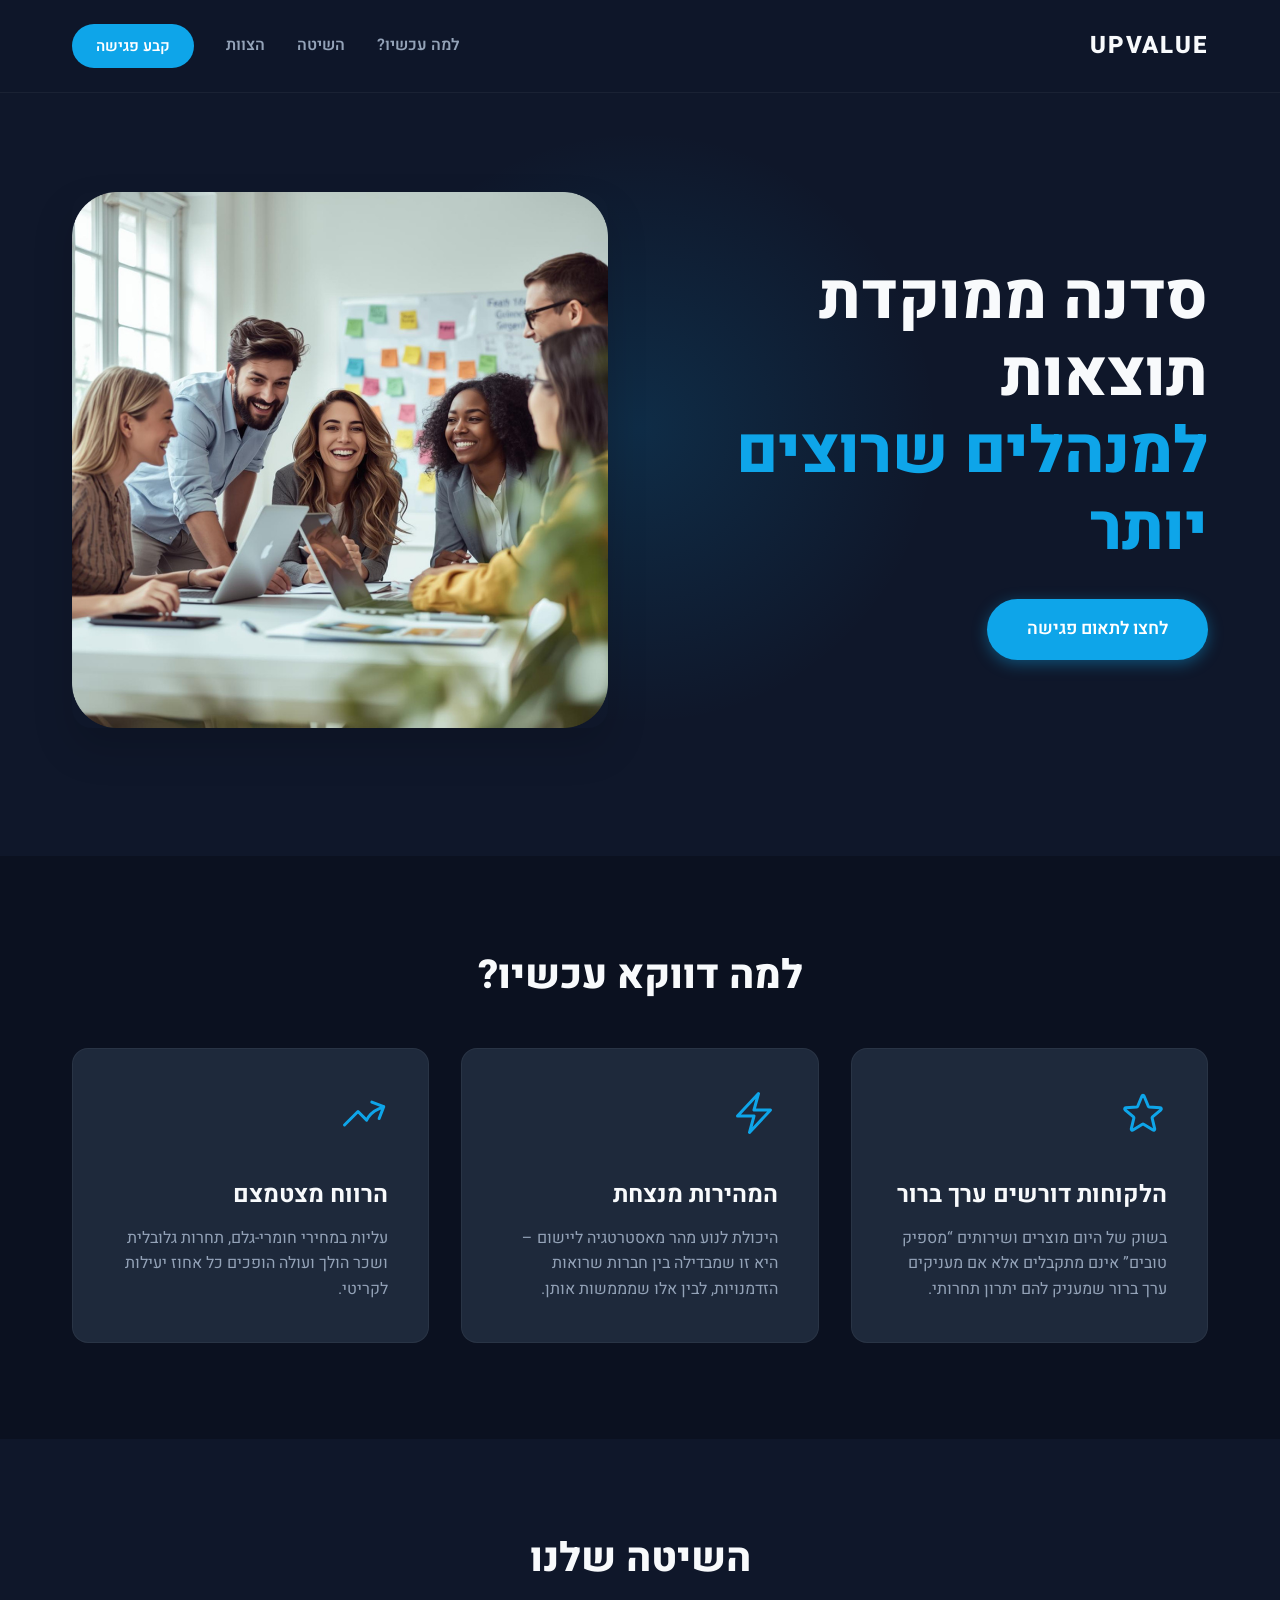
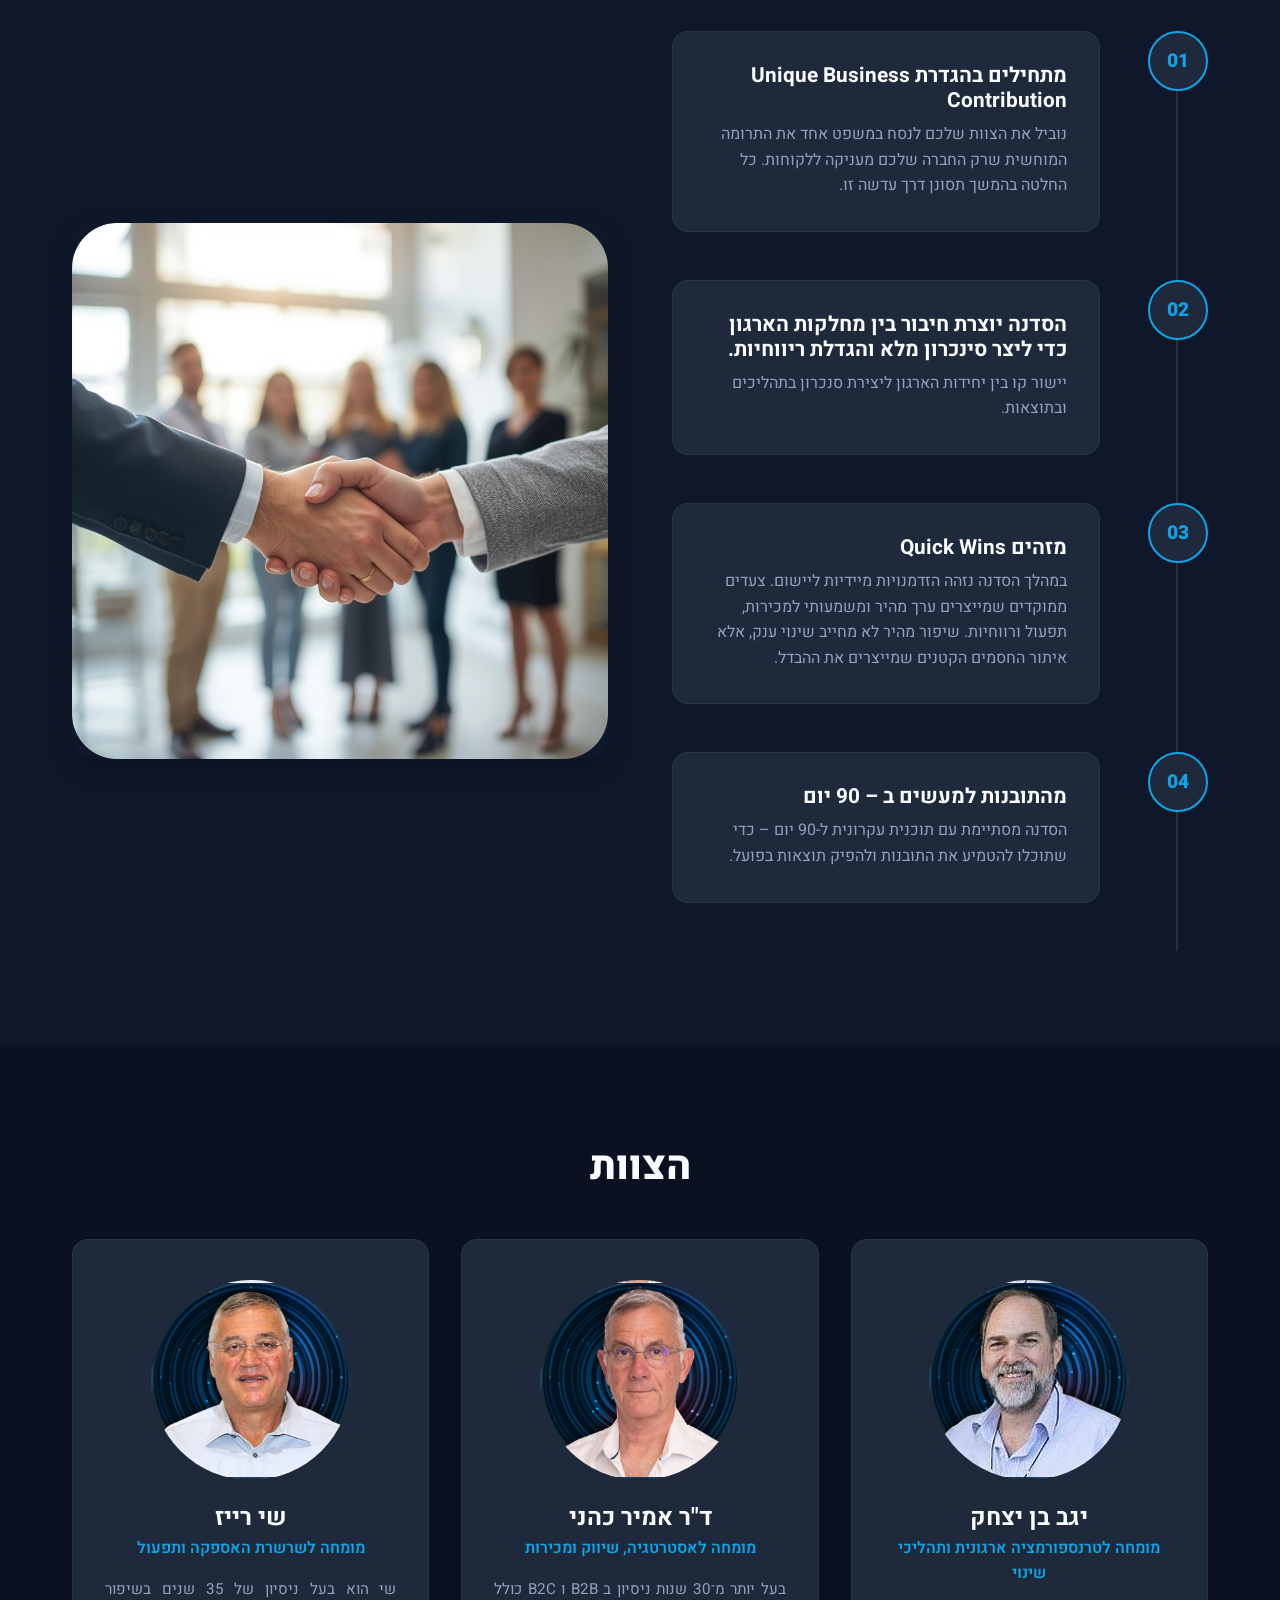
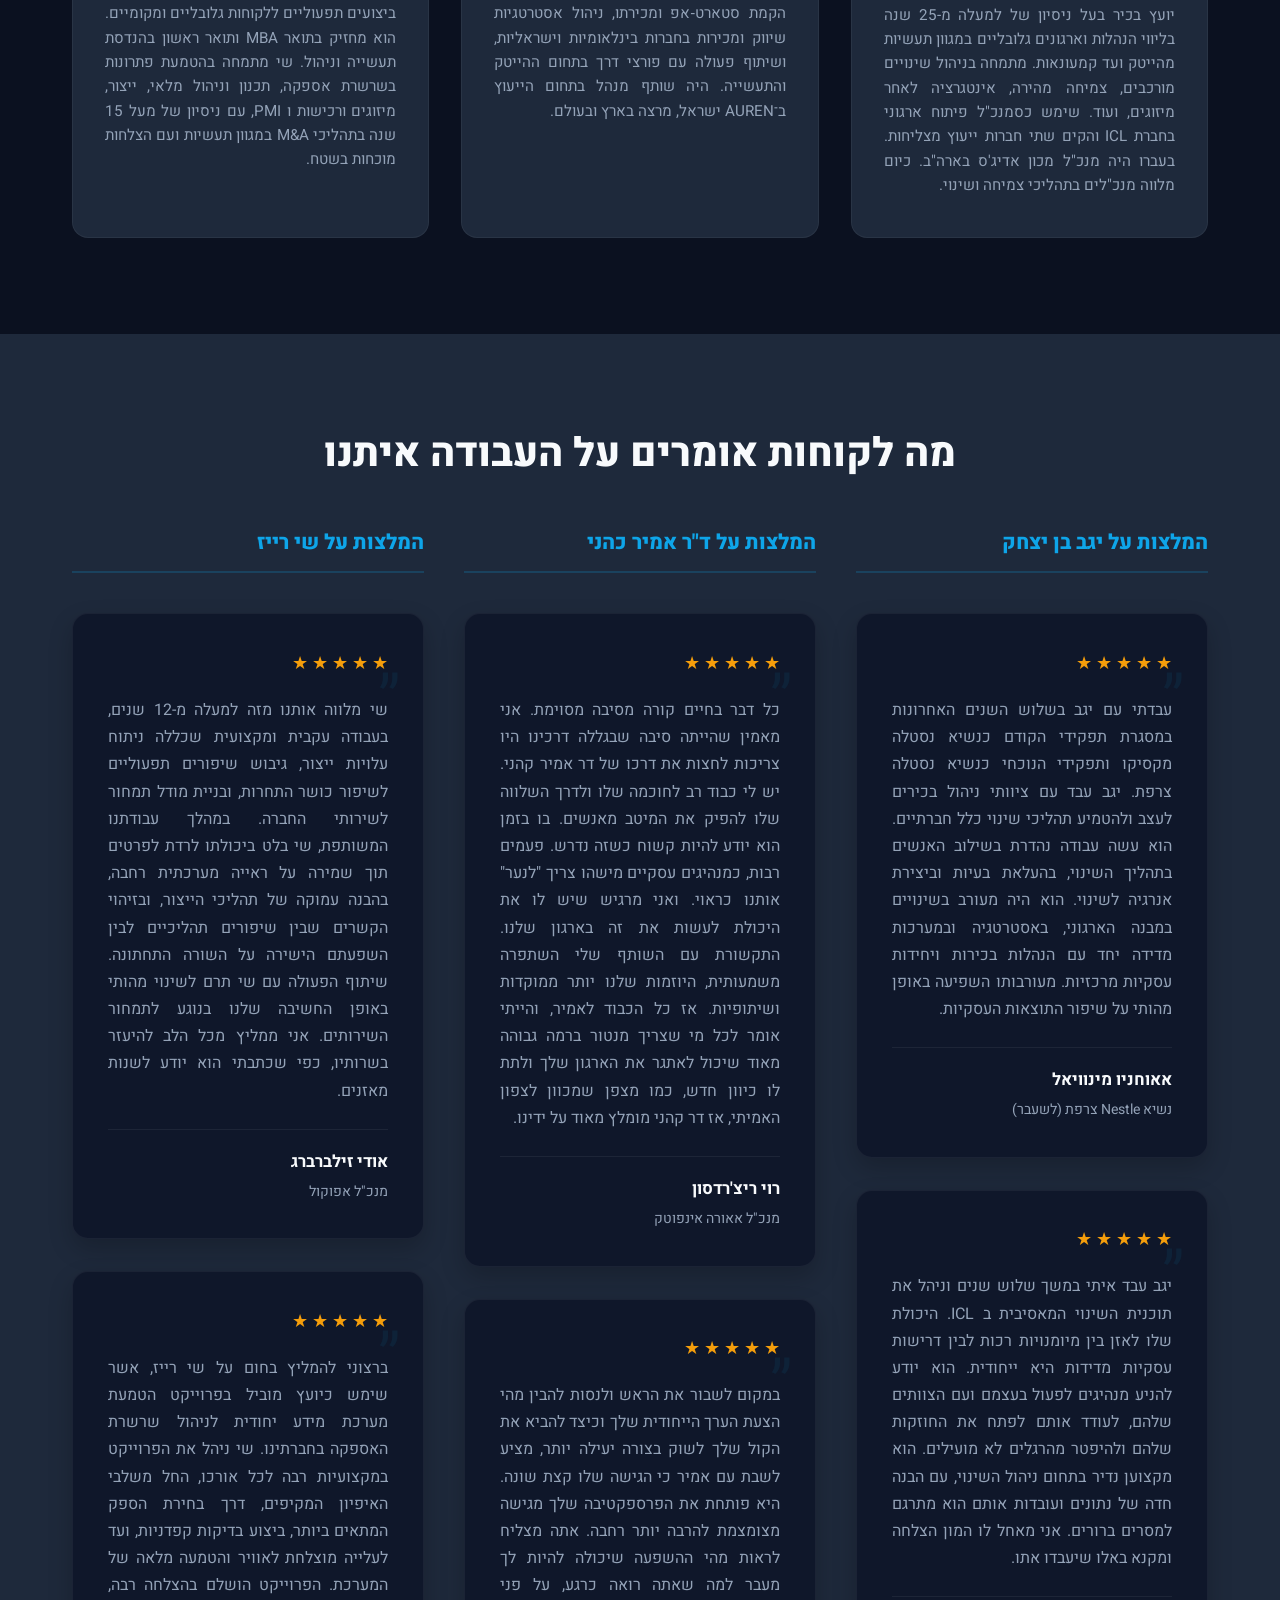
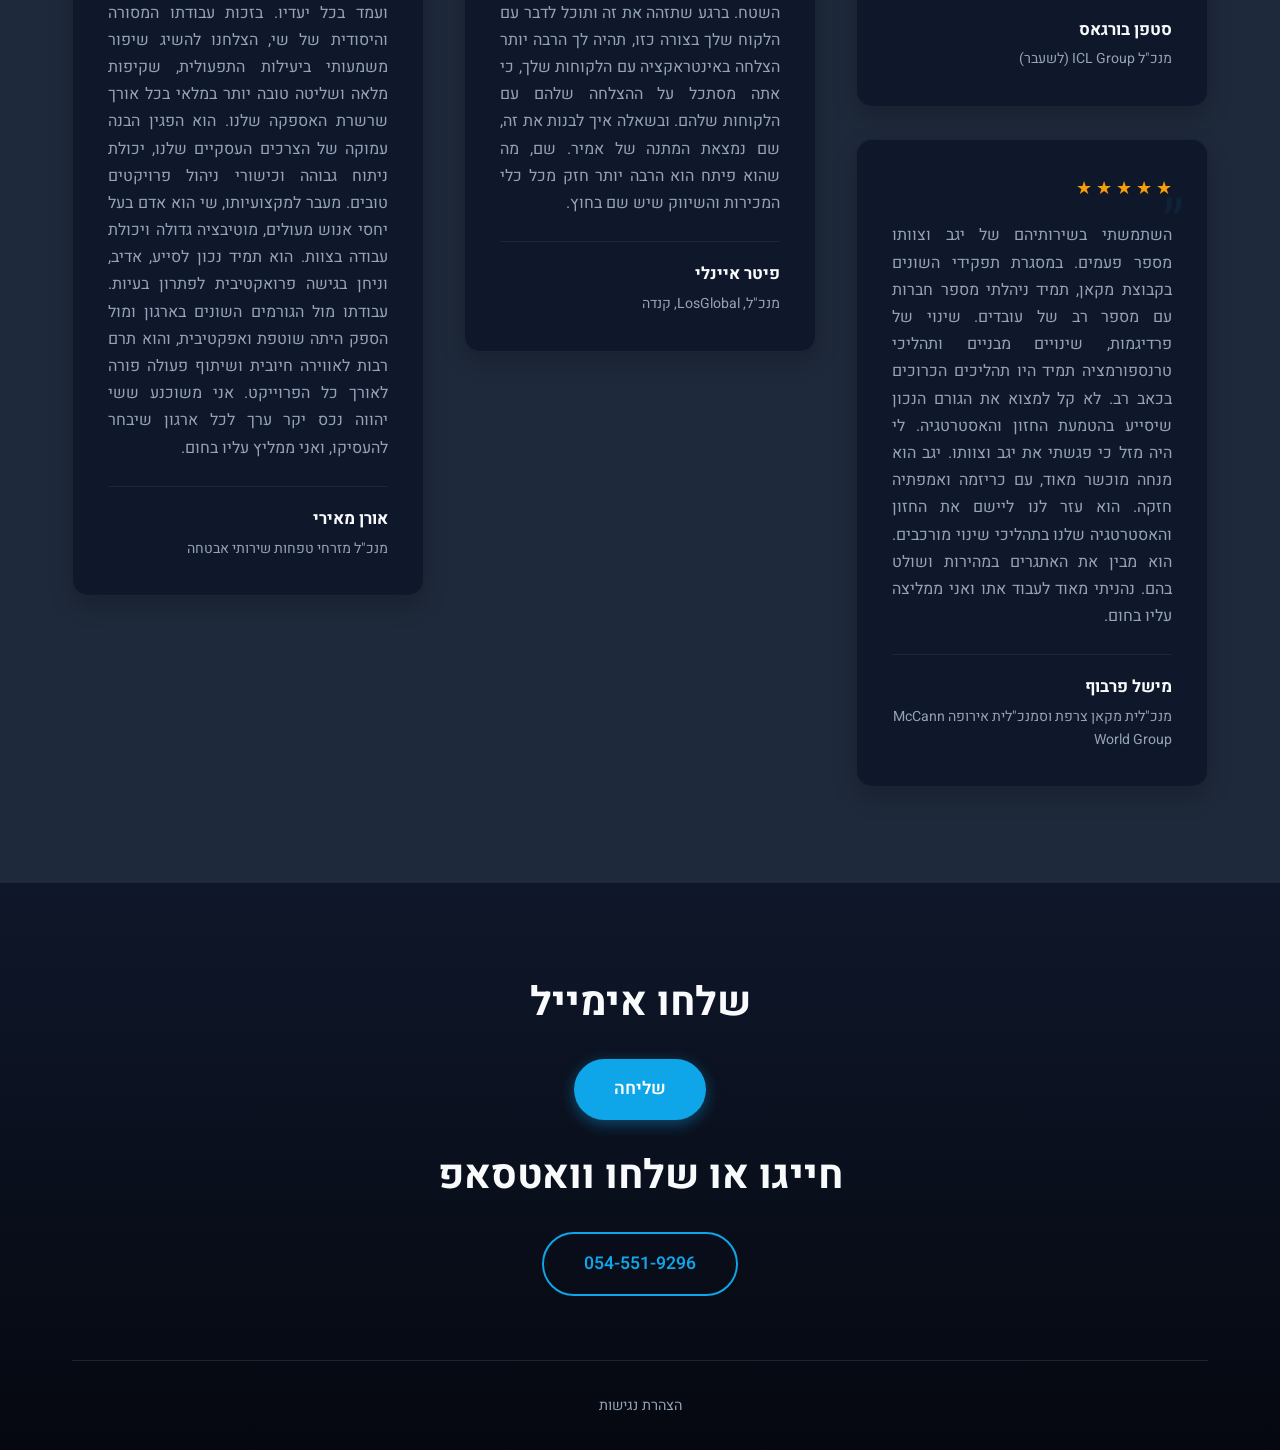
<file: upvalue/index.html>
<!DOCTYPE html>
<html lang="he" dir="rtl">

<head>
    <meta charset="UTF-8">
    <meta name="viewport" content="width=device-width, initial-scale=1.0">
    <title>UPVALUE – סדנת הנהלה ממוקדת תוצאות</title>
    <!-- Google Fonts: Heebo is excellent for modern Hebrew -->
    <link rel="preconnect" href="https://fonts.googleapis.com">
    <link rel="preconnect" href="https://fonts.gstatic.com" crossorigin>
    <link href="https://fonts.googleapis.com/css2?family=Heebo:wght@300;400;600;800&display=swap" rel="stylesheet">
    <link rel="stylesheet" href="style.css?v=1.2">
</head>

<body>

    <!-- Header / Nav (Optional, but good for structure) -->
    <header class="main-header">
        <div class="container">
            <div class="logo">UPVALUE</div>
            <nav>
                <a href="#why-now">למה עכשיו?</a>
                <a href="#methodology">השיטה</a>
                <a href="#team">הצוות</a>
                <a href="#contact" class="btn-primary-small">קבע פגישה</a>
            </nav>
        </div>
    </header>

    <main>
        <!-- Hero Section -->
        <section class="hero">
            <div class="container hero-container">
                <div class="hero-content">
                    <h1>סדנה ממוקדת תוצאות<br><span>למנהלים שרוצים יותר</span></h1>
                    <div class="hero-actions" style="margin-top: 2rem;">
                        <a href="https://calendly.com/amir-valorg/30min?month=2025-08" target="_blank"
                            class="btn-primary">לחצו לתאום פגישה</a>
                    </div>
                </div>
                <div class="hero-image-wrapper">
                    <img src="images/Collaboration.png" alt="Business Collaboration" class="hero-image">
                </div>
            </div>
            <!-- Decorative background element -->
            <div class="hero-glow"></div>
        </section>

        <!-- Why Now Section -->
        <section id="why-now" class="why-now">
            <div class="container">
                <h2 class="section-title">למה דווקא עכשיו?</h2>
                <div class="grid-3">
                    <div class="card">
                        <div class="card-icon">
                            <svg xmlns="http://www.w3.org/2000/svg" fill="none" viewBox="0 0 24 24" stroke-width="1.5" stroke="currentColor" width="48" height="48">
                                <path stroke-linecap="round" stroke-linejoin="round" d="M11.48 3.499a.562.562 0 0 1 1.04 0l2.125 5.111a.563.563 0 0 0 .475.345l5.518.442c.499.04.701.663.321.988l-4.204 3.602a.563.563 0 0 0-.182.557l1.285 5.385a.562.562 0 0 1-.84.61l-4.725-2.885a.562.562 0 0 0-.586 0L6.982 20.54a.562.562 0 0 1-.84-.61l1.285-5.386a.562.562 0 0 0-.182-.557l-4.204-3.602a.562.562 0 0 1 .321-.988l5.518-.442a.563.563 0 0 0 .475-.345L11.48 3.5Z" />
                            </svg>
                        </div>
                        <h2>הלקוחות דורשים ערך ברור</h2>
                        <p>בשוק של היום מוצרים ושירותים “מספיק טובים” אינם מתקבלים אלא אם מעניקים ערך ברור שמעניק להם יתרון תחרותי.</p>
                    </div>
                    <div class="card">
                        <div class="card-icon">
                            <svg xmlns="http://www.w3.org/2000/svg" fill="none" viewBox="0 0 24 24" stroke-width="1.5" stroke="currentColor" width="48" height="48">
                                <path stroke-linecap="round" stroke-linejoin="round" d="m3.75 13.5 10.5-11.25L12 10.5h8.25L9.75 21.75 12 13.5H3.75Z" />
                            </svg>
                        </div>
                        <h2>המהירות מנצחת</h2>
                        <p>היכולת לנוע מהר מאסטרטגיה ליישום – היא זו שמבדילה בין חברות שרואות הזדמנויות, לבין אלו שמממשות אותן.</p>
                    </div>
                    <div class="card">
                        <div class="card-icon">
                            <svg xmlns="http://www.w3.org/2000/svg" fill="none" viewBox="0 0 24 24" stroke-width="1.5" stroke="currentColor" width="48" height="48">
                                <path stroke-linecap="round" stroke-linejoin="round" d="M2.25 18 9 11.25l4.306 4.306a11.95 11.95 0 0 1 5.814-5.518l2.74-1.22m0 0-5.94-2.281m5.94 2.28-2.28 5.941" />
                            </svg>
                        </div>
                        <h2>הרווח מצטמצם</h2>
                        <p>עליות במחירי חומרי-גלם, תחרות גלובלית ושכר הולך ועולה הופכים כל אחוז יעילות לקריטי.</p>
                    </div>
                </div>
            </div>
        </section>

        <!-- Methodology Section (The 4 Steps fixed order) -->
        <section id="methodology" class="methodology">
            <div class="container">
                <h2 class="section-title">השיטה שלנו</h2>
                <div class="methodology-layout">
                    <div class="timeline">
                        <!-- Step 1 -->
                        <div class="timeline-item">
                            <div class="step-number">01</div>
                            <div class="step-content">
                                <h3>מתחילים בהגדרת Unique Business Contribution</h3>
                                <p>נוביל את הצוות שלכם לנסח במשפט אחד את התרומה המוחשית שרק החברה שלכם מעניקה ללקוחות. כל החלטה בהמשך תסונן דרך עדשה זו.</p>
                            </div>
                        </div>
                        <!-- Step 2 -->
                        <div class="timeline-item">
                            <div class="step-number">02</div>
                            <div class="step-content">
                                <h3>הסדנה יוצרת חיבור בין מחלקות הארגון כדי ליצר סינכרון מלא והגדלת ריווחיות.</h3>
                                <p>יישור קו בין יחידות הארגון ליצירת סנכרון בתהליכים ובתוצאות.</p>
                            </div>
                        </div>
                        <!-- Step 3 -->
                        <div class="timeline-item">
                            <div class="step-number">03</div>
                            <div class="step-content">
                                <h3>מזהים Quick Wins</h3>
                                <p>במהלך הסדנה נזהה הזדמנויות מיידיות ליישום. צעדים ממוקדים שמייצרים ערך מהיר ומשמעותי למכירות, תפעול ורווחיות. שיפור מהיר לא מחייב שינוי ענק, אלא איתור החסמים הקטנים שמייצרים את ההבדל.</p>
                            </div>
                        </div>
                        <!-- Step 4 -->
                        <div class="timeline-item">
                            <div class="step-number">04</div>
                            <div class="step-content">
                                <h3>מהתובנות למעשים ב – 90 יום</h3>
                                <p>הסדנה מסתיימת עם תוכנית עקרונית ל-90 יום – כדי שתוכלו להטמיע את התובנות ולהפיק תוצאות בפועל.</p>
                            </div>
                        </div>
                    </div>
                    <div class="methodology-image-wrapper">
                        <img src="images/Trust.png" alt="Building Trust" class="strategy-image">
                    </div>
                </div>
            </div>
        </section>

        <!-- Team Section -->
        <section id="team" class="team">
            <div class="container">
                <h2 class="section-title">הצוות</h2>
                <div class="grid-3">
                    <!-- Yagev -->
                    <div class="team-card">
                        <div class="team-image"
                            style="background-image: url('images/yagev.jpg');"></div>
                        <h3>יגב בן יצחק</h3>
                        <p class="role">מומחה לטרנספורמציה ארגונית ותהליכי שינוי</p>
                        <p class="bio">יועץ בכיר בעל ניסיון של למעלה מ-25 שנה בליווי הנהלות וארגונים גלובליים במגוון תעשיות מהייטק ועד קמעונאות. מתמחה בניהול שינויים מורכבים, צמיחה מהירה, אינטגרציה לאחר מיזוגים, ועוד. שימש כסמנכ"ל פיתוח ארגוני בחברת ICL והקים שתי חברות ייעוץ מצליחות. בעברו היה מנכ"ל מכון אדיג'ס בארה"ב. כיום מלווה מנכ"לים בתהליכי צמיחה ושינוי.</p>
                    </div>
                    <!-- Amir -->
                    <div class="team-card">
                        <div class="team-image"
                            style="background-image: url('images/amir.jpg');"></div>
                        <h3>ד"ר אמיר כהני</h3>
                        <p class="role">מומחה לאסטרטגיה, שיווק ומכירות</p>
                        <p class="bio">בעל יותר מ־30 שנות ניסיון ב B2B ו B2C כולל הקמת סטארט‑אפ ומכירתו, ניהול אסטרטגיות שיווק ומכירות בחברות בינלאומיות וישראליות, ושיתוף פעולה עם פורצי דרך בתחום ההייטק והתעשייה. היה שותף מנהל בתחום הייעוץ ב־AUREN ישראל, מרצה בארץ ובעולם.</p>
                    </div>
                    <!-- Shai -->
                    <div class="team-card">
                        <div class="team-image"
                            style="background-image: url('images/shai.jpg');"></div>
                        <h3>שי רייז</h3>
                        <p class="role">מומחה לשרשרת האספקה ותפעול</p>
                        <p class="bio">שי הוא בעל ניסיון של 35 שנים בשיפור ביצועים תפעוליים ללקוחות גלובליים ומקומיים. הוא מחזיק בתואר MBA ותואר ראשון בהנדסת תעשייה וניהול. שי מתמחה בהטמעת פתרונות בשרשרת אספקה, תכנון וניהול מלאי, ייצור, מיזוגים ורכישות ו PMI, עם ניסיון של מעל 15 שנה בתהליכי M&A במגוון תעשיות ועם הצלחות מוכחות בשטח.</p>
                    </div>
                </div>
            </div>
        </section>

        <!-- Testimonials Section -->
        <section id="testimonials" class="testimonials">
            <div class="container">
                <h2 class="section-title">מה לקוחות אומרים על העבודה איתנו</h2>
                <div class="testimonials-grid">
                    <!-- Column 1: Yagev -->
                    <div class="testimonials-column">
                        <div class="column-header">המלצות על יגב בן יצחק</div>
                        
                        <!-- Testimonial 1 -->
                        <div class="testimonial-card">
                            <div class="testimonial-stars">
                                <span>★</span><span>★</span><span>★</span><span>★</span><span>★</span>
                            </div>
                            <blockquote class="testimonial-quote">
                                עבדתי עם יגב בשלוש השנים האחרונות במסגרת תפקידי הקודם כנשיא נסטלה מקסיקו ותפקידי הנוכחי כנשיא נסטלה צרפת. יגב עבד עם ציוותי ניהול בכירים לעצב ולהטמיע תהליכי שינוי כלל חברתיים. הוא עשה עבודה נהדרת בשילוב האנשים בתהליך השינוי, בהעלאת בעיות וביצירת אנרגיה לשינוי. הוא היה מעורב בשינויים במבנה הארגוני, באסטרטגיה ובמערכות מדידה יחד עם הנהלות בכירות ויחידות עסקיות מרכזיות. מעורבותו השפיעה באופן מהותי על שיפור התוצאות העסקיות.
                            </blockquote>
                            <div class="testimonial-author">
                                <div class="testimonial-author-name">אאוחניו מינוויאל</div>
                                <div class="testimonial-author-role">נשיא Nestle צרפת (לשעבר)</div>
                            </div>
                        </div>

                        <!-- Testimonial 2 -->
                        <div class="testimonial-card">
                            <div class="testimonial-stars">
                                <span>★</span><span>★</span><span>★</span><span>★</span><span>★</span>
                            </div>
                            <blockquote class="testimonial-quote">
                                יגב עבד איתי במשך שלוש שנים וניהל את תוכנית השינוי המאסיבית ב ICL. היכולת שלו לאזן בין מיומנויות רכות לבין דרישות עסקיות מדידות היא ייחודית. הוא יודע להניע מנהיגים לפעול בעצמם ועם הצוותים שלהם, לעודד אותם לפתח את החוזקות שלהם ולהיפטר מהרגלים לא מועילים. הוא מקצוען נדיר בתחום ניהול השינוי, עם הבנה חדה של נתונים ועובדות אותם הוא מתרגם למסרים ברורים. אני מאחל לו המון הצלחה ומקנא באלו שיעבדו אתו.
                            </blockquote>
                            <div class="testimonial-author">
                                <div class="testimonial-author-name">סטפן בורגאס</div>
                                <div class="testimonial-author-role">מנכ"ל ICL Group (לשעבר)</div>
                            </div>
                        </div>

                        <!-- Testimonial 3 -->
                        <div class="testimonial-card">
                            <div class="testimonial-stars">
                                <span>★</span><span>★</span><span>★</span><span>★</span><span>★</span>
                            </div>
                            <blockquote class="testimonial-quote">
                                השתמשתי בשירותיהם של יגב וצוותו מספר פעמים. במסגרת תפקידי השונים בקבוצת מקאן, תמיד ניהלתי מספר חברות עם מספר רב של עובדים. שינוי של פרדיגמות, שינויים מבניים ותהליכי טרנספורמציה תמיד היו תהליכים הכרוכים בכאב רב. לא קל למצוא את הגורם הנכון שיסייע בהטמעת החזון והאסטרטגיה. לי היה מזל כי פגשתי את יגב וצוותו. יגב הוא מנחה מוכשר מאוד, עם כריזמה ואמפתיה חזקה. הוא עזר לנו ליישם את החזון והאסטרטגיה שלנו בתהליכי שינוי מורכבים. הוא מבין את האתגרים במהירות ושולט בהם. נהניתי מאוד לעבוד אתו ואני ממליצה עליו בחום.
                            </blockquote>
                            <div class="testimonial-author">
                                <div class="testimonial-author-name">מישל פרבוף</div>
                                <div class="testimonial-author-role">מנכ"לית מקאן צרפת וסמנכ"לית אירופה McCann World Group</div>
                            </div>
                        </div>
                    </div>

                    <!-- Column 2: Amir -->
                    <div class="testimonials-column">
                        <div class="column-header">המלצות על ד"ר אמיר כהני</div>
                        
                        <!-- Testimonial 1 -->
                        <div class="testimonial-card">
                            <div class="testimonial-stars">
                                <span>★</span><span>★</span><span>★</span><span>★</span><span>★</span>
                            </div>
                            <blockquote class="testimonial-quote">
                                כל דבר בחיים קורה מסיבה מסוימת. אני מאמין שהייתה סיבה שבגללה דרכינו היו צריכות לחצות את דרכו של דר אמיר קהני. יש לי כבוד רב לחוכמה שלו ולדרך השלווה שלו להפיק את המיטב מאנשים. בו בזמן הוא יודע להיות קשוח כשזה נדרש. פעמים רבות, כמנהיגים עסקיים מישהו צריך "לנער" אותנו כראוי. ואני מרגיש שיש לו את היכולת לעשות את זה בארגון שלנו. התקשורת עם השותף שלי השתפרה משמעותית, היוזמות שלנו יותר ממוקדות ושיתופיות. אז כל הכבוד לאמיר, והייתי אומר לכל מי שצריך מנטור ברמה גבוהה מאוד שיכול לאתגר את הארגון שלך ולתת לו כיוון חדש, כמו מצפן שמכוון לצפון האמיתי, אז דר קהני מומלץ מאוד על ידינו.
                            </blockquote>
                            <div class="testimonial-author">
                                <div class="testimonial-author-name">רוי ריצ'רדסון</div>
                                <div class="testimonial-author-role">מנכ"ל אאורה אינפוטק</div>
                            </div>
                        </div>

                        <!-- Testimonial 2 -->
                        <div class="testimonial-card">
                            <div class="testimonial-stars">
                                <span>★</span><span>★</span><span>★</span><span>★</span><span>★</span>
                            </div>
                            <blockquote class="testimonial-quote">
                                במקום לשבור את הראש ולנסות להבין מהי הצעת הערך הייחודית שלך וכיצד להביא את הקול שלך לשוק בצורה יעילה יותר, מציע לשבת עם אמיר כי הגישה שלו קצת שונה. היא פותחת את הפרספקטיבה שלך מגישה מצומצמת להרבה יותר רחבה. אתה מצליח לראות מהי ההשפעה שיכולה להיות לך מעבר למה שאתה רואה כרגע, על פני השטח. ברגע שתזהה את זה ותוכל לדבר עם הלקוח שלך בצורה כזו, תהיה לך הרבה יותר הצלחה באינטראקציה עם הלקוחות שלך, כי אתה מסתכל על ההצלחה שלהם עם הלקוחות שלהם. ובשאלה איך לבנות את זה, שם נמצאת המתנה של אמיר. שם, מה שהוא פיתח הוא הרבה יותר חזק מכל כלי המכירות והשיווק שיש שם בחוץ.
                            </blockquote>
                            <div class="testimonial-author">
                                <div class="testimonial-author-name">פיטר איינלי</div>
                                <div class="testimonial-author-role">מנכ"ל, LosGlobal, קנדה</div>
                            </div>
                        </div>
                    </div>

                    <!-- Column 3: Shai -->
                    <div class="testimonials-column">
                        <div class="column-header">המלצות על שי רייז</div>
                        
                        <!-- Testimonial 1 -->
                        <div class="testimonial-card">
                            <div class="testimonial-stars">
                                <span>★</span><span>★</span><span>★</span><span>★</span><span>★</span>
                            </div>
                            <blockquote class="testimonial-quote">
                                שי מלווה אותנו מזה למעלה מ-12 שנים, בעבודה עקבית ומקצועית שכללה ניתוח עלויות ייצור, גיבוש שיפורים תפעוליים לשיפור כושר התחרות, ובניית מודל תמחור לשירותי החברה. במהלך עבודתנו המשותפת, שי בלט ביכולתו לרדת לפרטים תוך שמירה על ראייה מערכתית רחבה, בהבנה עמוקה של תהליכי הייצור, ובזיהוי הקשרים שבין שיפורים תהליכיים לבין השפעתם הישירה על השורה התחתונה. שיתוף הפעולה עם שי תרם לשינוי מהותי באופן החשיבה שלנו בנוגע לתמחור השירותים. אני ממליץ מכל הלב להיעזר בשרותיו, כפי שכתבתי הוא יודע לשנות מאזנים.
                            </blockquote>
                            <div class="testimonial-author">
                                <div class="testimonial-author-name">אודי זילברברג</div>
                                <div class="testimonial-author-role">מנכ"ל אפוקול</div>
                            </div>
                        </div>

                        <!-- Testimonial 2 -->
                        <div class="testimonial-card">
                            <div class="testimonial-stars">
                                <span>★</span><span>★</span><span>★</span><span>★</span><span>★</span>
                            </div>
                            <blockquote class="testimonial-quote">
                                ברצוני להמליץ בחום על שי רייז, אשר שימש כיועץ מוביל בפרוייקט הטמעת מערכת מידע יחודית לניהול שרשרת האספקה בחברתינו. שי ניהל את הפרוייקט במקצועיות רבה לכל אורכו, החל משלבי האיפיון המקיפים, דרך בחירת הספק המתאים ביותר, ביצוע בדיקות קפדניות, ועד לעלייה מוצלחת לאוויר והטמעה מלאה של המערכת. הפרוייקט הושלם בהצלחה רבה, ועמד בכל יעדיו. בזכות עבודתו המסורה והיסודית של שי, הצלחנו להשיג שיפור משמעותי ביעילות התפעולית, שקיפות מלאה ושליטה טובה יותר במלאי בכל אורך שרשרת האספקה שלנו. הוא הפגין הבנה עמוקה של הצרכים העסקיים שלנו, יכולת ניתוח גבוהה וכישורי ניהול פרויקטים טובים. מעבר למקצועיותו, שי הוא אדם בעל יחסי אנוש מעולים, מוטיבציה גדולה ויכולת עבודה בצוות. הוא תמיד נכון לסייע, אדיב, וניחן בגישה פרואקטיבית לפתרון בעיות. עבודתו מול הגורמים השונים בארגון ומול הספק היתה שוטפת ואפקטיבית, והוא תרם רבות לאווירה חיובית ושיתוף פעולה פורה לאורך כל הפרוייקט. אני משוכנע ששי יהווה נכס יקר ערך לכל ארגון שיבחר להעסיקו, ואני ממליץ עליו בחום.
                            </blockquote>
                            <div class="testimonial-author">
                                <div class="testimonial-author-name">אורן מאירי</div>
                                <div class="testimonial-author-role">מנכ"ל מזרחי טפחות שירותי אבטחה</div>
                            </div>
                        </div>
                    </div>
                </div>
            </div>
        </section>

        <!-- CTA / Contact Footer -->
        <footer id="contact" class="footer">
            <div class="container footer-content">
                <h2>שלחו אימייל</h2>
                <div class="contact-links" style="margin-bottom: 2rem;">
                    <a href="mailto:info@upvalue.biz" class="btn-primary">שליחה</a>
                </div>
                <h2>חייגו או שלחו וואטסאפ</h2>
                <div class="contact-links">
                    <a href="tel:054-5519296" class="btn-outline">054-551-9296</a>
                </div>
                <div class="accessibility">
                    <a href="https://upvalue.biz/%d7%94%d7%a6%d7%94%d7%a8%d7%aa-%d7%a0%d7%92%d7%99%d7%a9%d7%95%d7%aa/">הצהרת נגישות</a>
                </div>
            </div>
        </footer>
    </main>

    <script src="script.js?v=1.2"></script>
</body>

</html>
</file>
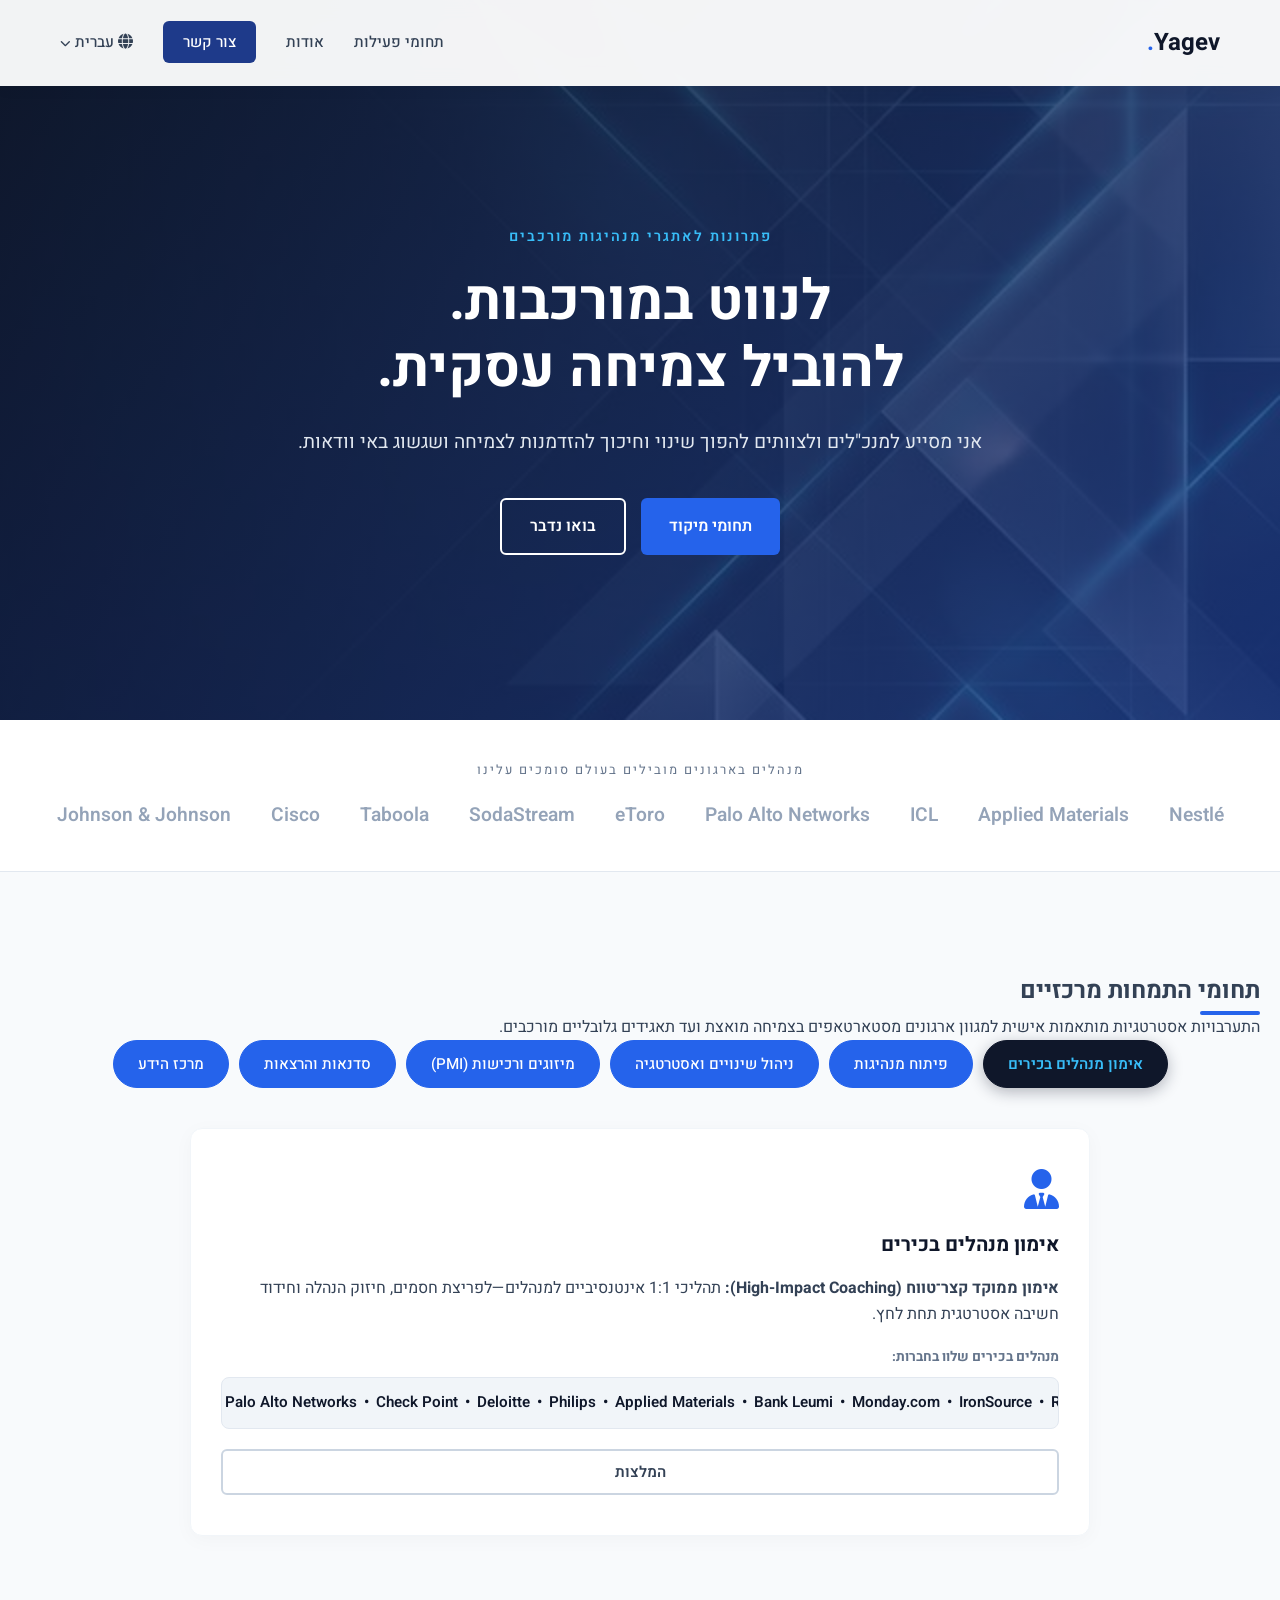
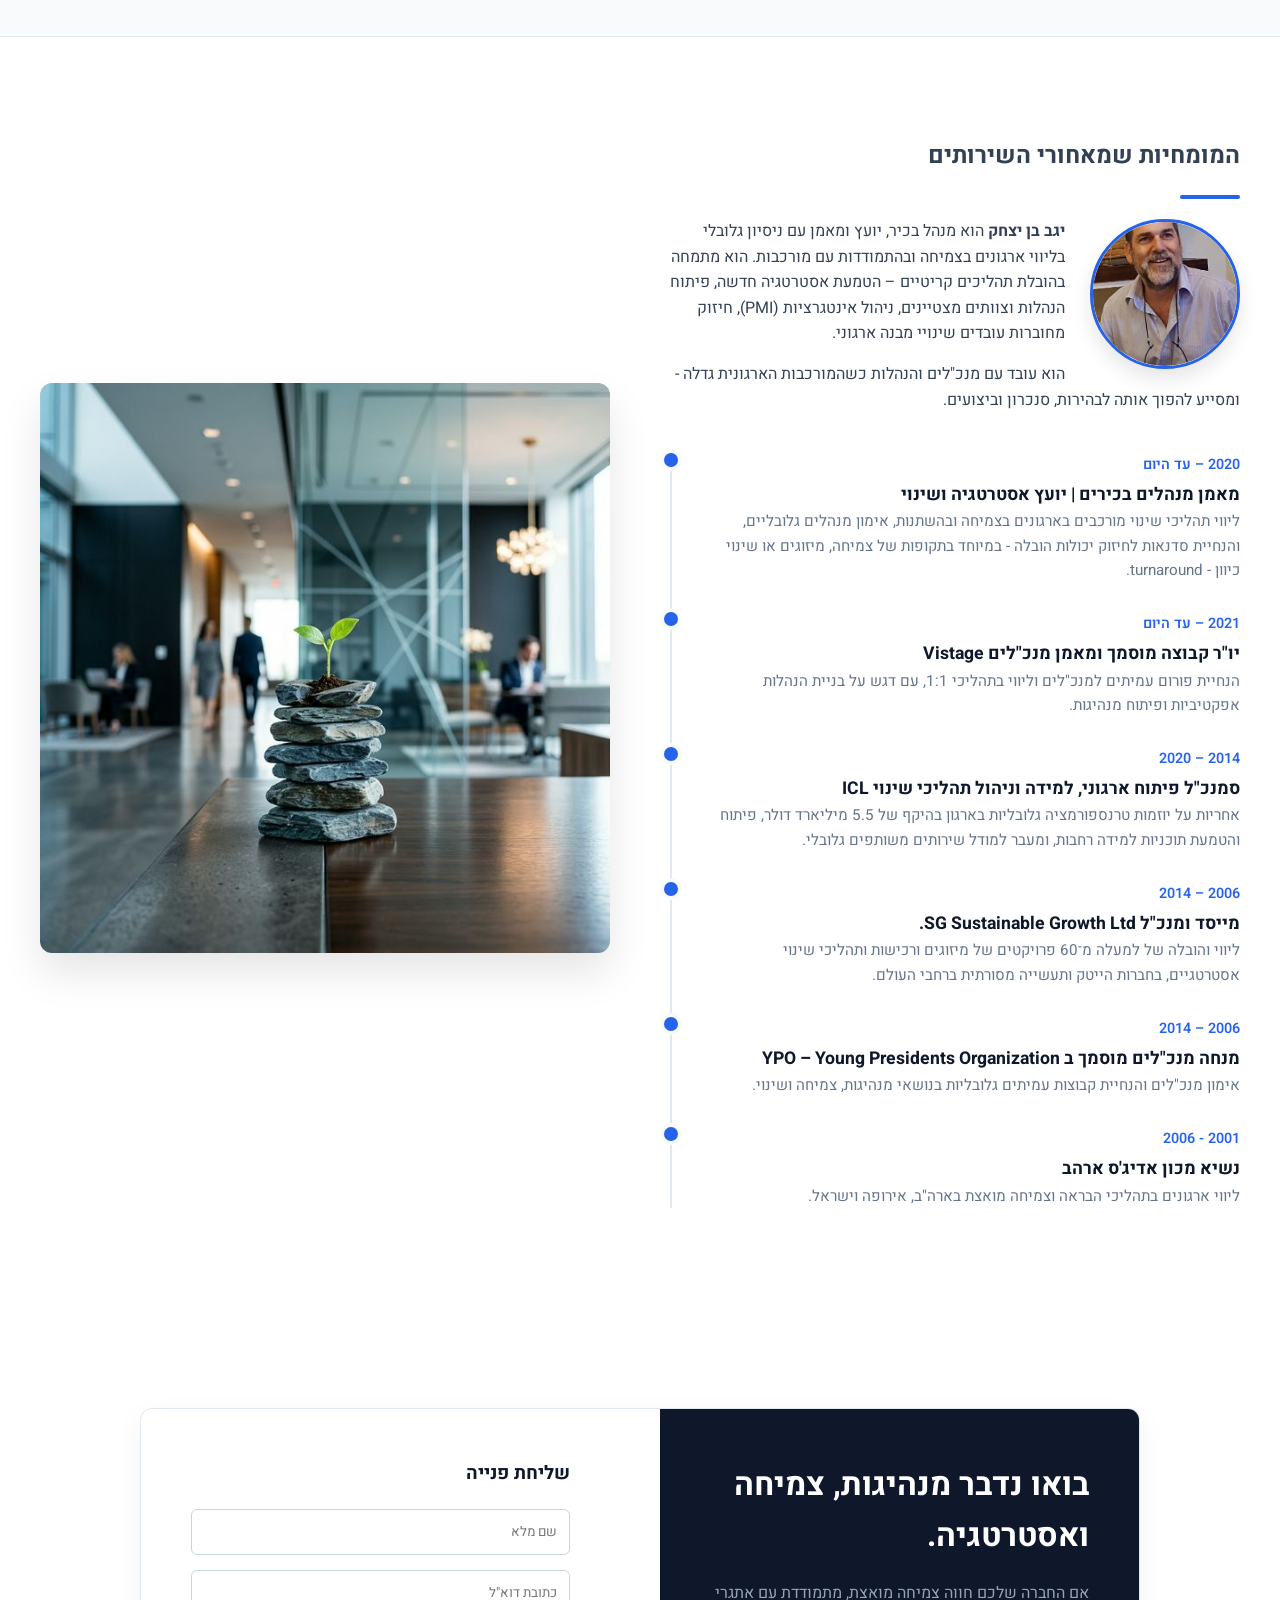
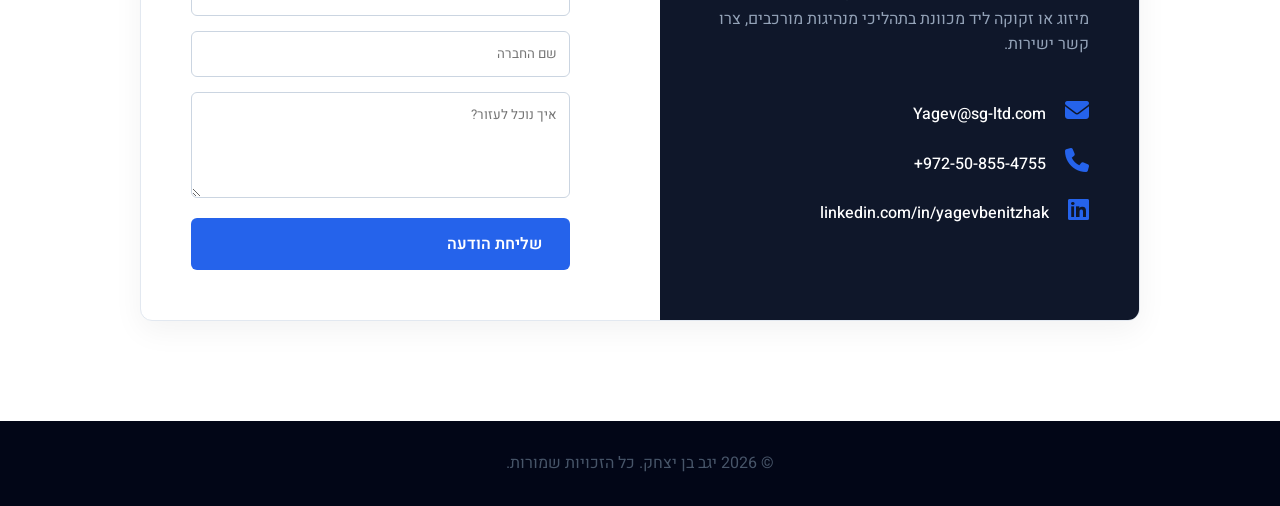
<file: index-he.html>
<!DOCTYPE html>
<html lang="he" dir="rtl">
<head>
    <meta charset="UTF-8">
    <meta name="viewport" content="width=device-width, initial-scale=1.0">
    <meta name="description" content="יגב בן יצחק הוא יועץ ארגוני גלובלי המתמחה באימון בכירים, ניהול שינויים, מיזוגים ורכישות (PMI), פיתוח מנהיגות, ומנהיגות בלתי מושלמת (Imperfectly Great Leadership).">
    <title>יגב בן יצחק | יועץ ארגוני ומנהיגות בכיר</title>
    <link rel="icon" href="data:image/svg+xml,<svg xmlns=%22http://www.w3.org/2000/svg%22 viewBox=%220 0 100 100%22><circle cx=%2250%22 cy=%2250%22 r=%2250%22 fill=%22%230284c7%22/><text x=%2250%22 y=%2272%22 font-family=%22Arial%22 font-weight=%22bold%22 font-size=%2265%22 fill=%22white%22 text-anchor=%22middle%22>Y</text></svg>">
    <link href="https://fonts.googleapis.com/css2?family=Heebo:wght@300;400;500;600;700;800&family=Inter:wght@300;400;500;600;700&display=swap" rel="stylesheet">
    <link rel="stylesheet" href="style.css">
    <link rel="stylesheet" href="https://cdnjs.cloudflare.com/ajax/libs/font-awesome/6.4.0/css/all.min.css">
    <style>
        body, h1, h2, h3, h4, h5, h6, p, a, button, input, textarea, div {
            font-family: 'Heebo', 'Inter', sans-serif !important;
        }
        .scrolling-text-marquee { direction: ltr; } /* Keep English brand logos scrolling correctly */
    </style>
</head>
<body>

    <!-- Navigation -->
    <nav id="navbar">
        <div class="nav-container">
            <div class="logo">Yagev<span>.</span></div>
            <div class="mobile-lang-switcher" style="display: none;">
                <a href="index.html" style="text-decoration:none; color: var(--text-main); font-weight:600;"><i class="fa-solid fa-globe"></i> EN</a>
            </div>
            <ul class="nav-links">
                <li><a href="#services">תחומי פעילות</a></li>
                <li><a href="#about">אודות</a></li>
                <li><a href="#contact" class="btn-nav">צור קשר</a></li>
                <!-- Language Switcher Dropdown -->
                <li class="lang-dropdown">
                    <a href="#" class="lang-toggle"><i class="fa-solid fa-globe"></i> עברית <i class="fa-solid fa-chevron-down" style="font-size:0.7em;"></i></a>
                    <div class="lang-menu">
                        <a href="index.html">English</a>
                        <a href="index-he.html" class="active">עברית</a>
                    </div>
                </li>
                <!-- Contact button removed -->
            </ul>
        </div>
    </nav>

    <!-- Hero Section -->
    <section id="hero">
        <div class="hero-content">
            <p class="subtitle">פתרונות לאתגרי מנהיגות מורכבים</p>
            <h1>לנווט במורכבות.<br>להוביל צמיחה עסקית.</h1>
            <p class="hero-desc">אני מסייע למנכ"לים ולצוותים להפוך שינוי וחיכוך להזדמנות לצמיחה ושגשוג באי וודאות.</p>
            <div class="hero-buttons">
                <a href="#services" class="primary-btn">תחומי מיקוד</a>
                <a href="#contact" class="secondary-btn">בואו נדבר</a>
            </div>
        </div>
    </section>

    <!-- Trusted By Marquee -->
    <section id="trusted">
        <p class="trusted-title">מנהלים בארגונים מובילים בעולם סומכים עלינו</p>
        <div class="logo-marquee">
            <span>Nestlé</span>
            <span>Applied Materials</span>
            <span>ICL</span>
            <span>Palo Alto Networks</span>
            <span>eToro</span>
            <span>SodaStream</span>
            <span>Taboola</span>
            <span>Cisco</span>
            <span>Johnson & Johnson</span>
        </div>
    </section>

    <!-- Main Services Area -->
    <section id="services" class="bg-light">
        <div class="section-header">
            <h2>תחומי התמחות מרכזיים</h2>
            <div class="divider"></div>
            <p>התערבויות אסטרטגיות מותאמות אישית למגוון ארגונים מסטארטאפים בצמיחה מואצת ועד תאגידים גלובליים מורכבים.</p>
        </div>
        
        <div class="services-tabs-nav">
            <button class="tab-btn active" onclick="openServiceTab(this, 'tab-coaching')">אימון מנהלים בכירים</button>
            <button class="tab-btn" onclick="openServiceTab(this, 'tab-leadership')">פיתוח מנהיגות</button>
            <button class="tab-btn" onclick="openServiceTab(this, 'tab-change')">ניהול שינויים ואסטרטגיה</button>
            <button class="tab-btn" onclick="openServiceTab(this, 'tab-pmi')">מיזוגים ורכישות (PMI)</button>
            <button class="tab-btn" onclick="openServiceTab(this, 'tab-workshops')">סדנאות והרצאות</button>
            <button class="tab-btn" onclick="openServiceTab(this, 'tab-resource')">מרכז הידע</button>
        </div>
        
        <div class="services-tab-container">
            
            <!-- Executive Coaching -->
            <div class="service-tab-pane active" id="tab-coaching">
            <div class="service-card">
                <i class="fa-solid fa-user-tie"></i>
                <h3>אימון מנהלים בכירים</h3>
                <p><strong>אימון ממוקד קצר־טווח (High-Impact Coaching):</strong> תהליכי 1:1 אינטנסיביים למנהלים—לפריצת חסמים, חיזוק הנהלה וחידוד חשיבה אסטרטגית תחת לחץ.</p>
                
                <div class="service-examples" style="margin-top: 20px;">
                    <h4 style="font-size: 0.85rem; color: #64748b; margin-bottom: 8px; text-transform: uppercase;">מנהלים בכירים שלוו בחברות:</h4>
                    <div class="scrolling-text-marquee">
                        <div class="scrolling-text-content" style="animation-duration: 40s;">
                            <span>Palo Alto Networks</span> &bull; <span>Check Point</span> &bull; <span>Deloitte</span> &bull; <span>Philips</span> &bull; <span>Applied Materials</span> &bull; <span>Bank Leumi</span> &bull; <span>Monday.com</span> &bull; <span>IronSource</span> &bull; <span>Riskified</span> &bull; <span>eToro</span> &bull; <span>Taboola</span> &bull; <span>Rapyd</span> &bull; <span>Amdocs</span> &bull; <span>ICL</span> &bull; <span>Netafim</span> &bull; <span>Stratasys</span> &bull; <span>AudioCodes</span> &bull; <span>Checkmarx</span> &bull; <span>Dynamic Yield</span> &bull; <span>Trax</span> &bull; <span>Devo</span> &bull; <span>Cognyte</span> &bull; <span>Nayax</span> &bull; <span>MinuteMedia</span> &bull; <span>Algosec</span> &bull; <span>Strauss Water</span> &bull; <span>IDE</span> &bull; <span>Nova</span> &bull; <span>RAD</span> &bull; <span>Carbyne</span> &bull; <span>Moloco</span> &bull; <span>Ingenio</span> &bull; <span>Hazera Genetics</span> &bull; <span>Equinom</span> &bull; <span>Cytactic</span> &bull; <span>GreenOnyx</span> &bull; <span>Cognifiber</span> &bull; <span>Surtidora</span> &bull; <span>MIND</span> &bull; <span>SNC</span> &bull; <span>Idomoo</span> &bull;
                            <!-- Duplicate -->
                            <span>Palo Alto Networks</span> &bull; <span>Check Point</span> &bull; <span>Deloitte</span> &bull; <span>Philips</span> &bull; <span>Applied Materials</span> &bull; <span>Bank Leumi</span> &bull; <span>Monday.com</span> &bull; <span>IronSource</span> &bull; <span>Riskified</span> &bull; <span>eToro</span> &bull; <span>Taboola</span> &bull; <span>Rapyd</span> &bull; <span>Amdocs</span> &bull; <span>ICL</span> &bull; <span>Netafim</span> &bull; <span>Stratasys</span> &bull; <span>AudioCodes</span> &bull; <span>Checkmarx</span> &bull; <span>Dynamic Yield</span> &bull; <span>Trax</span> &bull; <span>Devo</span> &bull; <span>Cognyte</span> &bull; <span>Nayax</span> &bull; <span>MinuteMedia</span> &bull; <span>Algosec</span> &bull; <span>Strauss Water</span> &bull; <span>IDE</span> &bull; <span>Nova</span> &bull; <span>RAD</span> &bull; <span>Carbyne</span> &bull; <span>Moloco</span> &bull; <span>Ingenio</span> &bull; <span>Hazera Genetics</span> &bull; <span>Equinom</span> &bull; <span>Cytactic</span> &bull; <span>GreenOnyx</span> &bull; <span>Cognifiber</span> &bull; <span>Surtidora</span> &bull; <span>MIND</span> &bull; <span>SNC</span> &bull; <span>Idomoo</span> &bull;
                        </div>
                    </div>
                </div>

                <button class="secondary-btn toggle-testimonials-btn" onclick="toggleAccordion(this)">המלצות</button>
                <div class="hidden-testimonials">
                    <div class="testimonials-vertical">
                        <blockquote class="inline-quote">
                            "יגב הוא מוביל דעה ואסטרטג מצוין. יש לו כישרון יוצא דופן לפרק בעיות למרכיביהן ולהביא יצירתיות עמוקה לפתרון אתגרים מורכבים."
                            <footer>– מיגל שוורץ, סמנכ"ל לקוחות אירופה, מזרח תיכון ואסיה ב Riskified</footer>
                        </blockquote>
                        <blockquote class="inline-quote">
                            "היה לי הכבוד לעבוד עם יגב על אסטרטגיות חדשנות בארגון גדול. הוא מבין לעומק את אתגרי ההייטק ויודע לראות במקביל את האנשים ואת חזון החברה."
                            <footer>– ניר מקמל, ארכיטקט ראשי חטיבת מוצר Amdocs</footer>
                        </blockquote>
                        <blockquote class="inline-quote">
                            "יגב קלט את המצב במהירות וסיפק תובנות והמלצות מדויקות שסייעו לי לנהל את הצוות בצורה אפקטיבית יותר."
                            <footer>– לאוניד ציטרינבאום, דירקטור AI Anthem</footer>
                        </blockquote>
                        <blockquote class="inline-quote">
                            "אני ממליץ בחום על יגב בזכות יכולות פתרון הבעיות והכישורים הבינאישיים שלו. הוא עזר לי לנווט בתוך פרויקטים סבוכים ולייצר פתרונות בהירים."
                            <footer>– גיא פרגל, דירקטור הנדסה Axonius</footer>
                        </blockquote>
                        <blockquote class="inline-quote">
                            "יגב עזר לי להבהיר ולתעדף את מה שבאמת חשוב—וליווה אותי בתקופה קריטית. החוויה שלי הייתה 100 מתוך 10."
                            <footer>– אלבה מרטינז, סמנכ"לית משאבי אנוש Emburse</footer>
                        </blockquote>
                        <blockquote class="inline-quote">
                            "העבודה עם יגב הייתה בעלת ערך עצום. התוכן שהביא היה כל כך פרקטי—שכבר שינה את האופן בו אני מנהלת ביומיום."
                            <footer>– עדי ארדן, שותפויות צמיחה IronSource</footer>
                        </blockquote>
                        <blockquote class="inline-quote">
                            "אדם מיוחד שכיף לעבוד איתו. קיבלתי מיגב כלים מעשיים לניהול טוב ומדויק יותר של סביבת עבודה תובענית."
                            <footer>– יותם אליקם, מונטיזציית מוצר MoonActive</footer>
                        </blockquote>
                        <blockquote class="inline-quote">
                            "הגישה הממוקדת, המקצועית והרגועה של יגב הפכה כל דיון למ משמעותי במיוחד. יועץ בעל ידע וניסיון עצומים."
                            <footer>– אורן צורן, סמנכ"ל ניהול מוצר Stratasys</footer>
                        </blockquote>
                        <blockquote class="inline-quote">
                            "העבודה איתו הייתה חוויה נהדרת. יגב מקשיב לעומק, מתמקד באתגרים האמיתיים ומסייע לפרק אותם כך שניתן להתמודד איתם בהצלחה."
                            <footer>– רותם סלע, אימפקט חברתי Monday.com</footer>
                        </blockquote>
                        <blockquote class="inline-quote">
                            "חוויה משנת חיים במהלך תוכנית מנטורינג. הכוח הייחודי של יגב בא לידי ביטוי ביכולת לנווט באתגרים רגישים בסביבות עבודה רב־תרבותיות."
                            <footer>– דוד לוי, מנהל תוכניות אסטרטגיות Cognyte</footer>
                        </blockquote>
                    </div>
                </div>
            </div>
            </div>

            <!-- Leadership Development -->
            <div class="service-tab-pane" id="tab-leadership">
            <div class="service-card">
                <i class="fa-solid fa-users-rays"></i>
                <h3>פיתוח מנהיגות</h3>
                <p><strong>Imperfectly Great Leadership (IGL):</strong> מנהיגות לא נבנית לפי מודל מושלם—אלא מתוך ההבנה איך אנחנו באמת פועלים. מתודולוגיית IGL חושפת את הדפוסים שמנהלים אותנו, והופכת אותם לכלי הנהגה מודע, גמיש ואפקטיבי בעולם משתנה.</p>
                
                <div class="igl-actions" style="margin: 20px 0; display: flex; flex-direction: column; gap: 10px;">
                    <a href="leadership-diagnostic/index.html" class="primary-btn" style="text-align: center; justify-content: center;"><i class="fa-solid fa-clipboard-list"></i> לאבחון IGL (ללא עלות)</a>
                    <a href="https://www.udemy.com/course/igl-imperfectly-great-leadership/?referralCode=EE4F834C3E2EE94F2857" target="_blank" class="secondary-btn" style="color: var(--secondary); border-color: var(--secondary); text-align: center; justify-content: center;"><i class="fa-solid fa-video"></i> לקורס המלא ב Udemy - Imperfectly Great Leadership</a>
                </div>

                <button class="secondary-btn toggle-testimonials-btn" onclick="toggleAccordion(this)">המלצות</button>
                <div class="hidden-testimonials">
                    <div class="testimonials-vertical">
                        <blockquote class="inline-quote">
                            <div class="stars" style="color: #f59e0b; font-size: 0.95rem; font-weight: 600; margin-bottom: 2px; letter-spacing: 1px; display: inline-block;">5/5</div>
                            "קורס רב-עוצמה ומבוסס היטב לפיתוח מנהיגות. הגישה המבוססת על מקרי-בוחן בלטה במיוחד... הלמידה הופכת למעשית ורלוונטית דרך מצבים יומיומיים."
                            <footer>– טהר קיית, לשעבר סמנכ"לית פיתוח ארגוני - Minute Media</footer>
                        </blockquote>
                        <blockquote class="inline-quote">
                            <div class="stars" style="color: #f59e0b; font-size: 0.95rem; font-weight: 600; margin-bottom: 2px; letter-spacing: 1px; display: inline-block;">5/5</div>
                            "אני אוהב את הזרימה הטבעית של הקורס ואת ההבנה הפשוטה שמועברת כאן – על הכוח של מנהיגות משותפת וחיזוק אנשים ממקום של פגיעות. עבודה נהדרת."
                            <footer>– אמיר כפיר, מייסד ומנכ"ל - Amirror Group</footer>
                        </blockquote>
                        <blockquote class="inline-quote">
                            <div class="stars" style="color: #f59e0b; font-size: 0.95rem; font-weight: 600; margin-bottom: 2px; letter-spacing: 1px; display: inline-block;">5/5</div>
                            "קורס מעולה. ברור מאוד, דינמי ורלוונטי... מומלץ בחום למנהלים שרוצים להתפתח ולהיות בטוחים בעצמם."
                            <footer>– אמנון שקד, יושב-ראש קבוצה - Vistage Israel</footer>
                        </blockquote>
                        <blockquote class="inline-quote">
                            <div class="stars" style="color: #f59e0b; font-size: 0.95rem; font-weight: 600; margin-bottom: 2px; letter-spacing: 1px; display: inline-block;">5/5</div>
                            "קורס נהדר, ישר ולעניין... נוגע בדילמות אמיתיות ונותן תובנות, כלים ופתרונות מצוינים. אהבתי מאוד את התפיסה שאף מנהיג אינו מושלם ושלכולנו כדאי להיות פשוט אותנטיים."
                            <footer>– יערה</footer>
                        </blockquote>
                        <blockquote class="inline-quote">
                            <div class="stars" style="color: #f59e0b; font-size: 0.95rem; font-weight: 600; margin-bottom: 2px; letter-spacing: 1px; display: inline-block;">5/5</div>
                            "הקורס מציג מקרים אמיתיים שמבוססים על דילמות שאני נתקל בהן לעיתים קרובות. הוא מנתח מצבים בבהירות ומספק פתרונות אדירים. ממליץ בחום לכל מנהל שרוצה להזניק את הקריירה."
                            <footer>– משתמש אנונימי - Udemy</footer>
                        </blockquote>
                        <blockquote class="inline-quote">
                            <div class="stars" style="color: #f59e0b; font-size: 0.95rem; font-weight: 600; margin-bottom: 2px; letter-spacing: 1px; display: inline-block;">5/5</div>
                            "מצוין! תזכורת עוצמתית לאיך נראית מנהיגות אותנטית הלכה למעשה. תודה ששיתפתם את הזווית הזו."
                            <footer>– אלינור שרגאי, מנכ"לית - Shaya ייעוץ ארגוני</footer>
                        </blockquote>
                        <blockquote class="inline-quote">
                            <div class="stars" style="color: #f59e0b; font-size: 0.95rem; font-weight: 600; margin-bottom: 2px; letter-spacing: 1px; display: inline-block;">5/5</div>
                            "מבנה מקצועי מאוד ומחושב היטב. אהבתי מאוד את הדגש על אינטליגנציה רגשית EQ."
                            <footer>– דורי דיין</footer>
                        </blockquote>
                        <blockquote class="inline-quote">
                            <div class="stars" style="color: #f59e0b; font-size: 0.95rem; font-weight: 600; margin-bottom: 2px; letter-spacing: 1px; display: inline-block;">5/5</div>
                            "קורס מצוין למנהלים שרוצים לשפר את המיומנויות שלהם. התוכן בהיר, קוהרנטי ועדכני. להירשם לקורס הייתה החלטה חכמה."
                            <footer>– איתן גרוסברד</footer>
                        </blockquote>
                        <blockquote class="inline-quote">
                            <div class="stars" style="color: #f59e0b; font-size: 0.95rem; font-weight: 600; margin-bottom: 2px; letter-spacing: 1px; display: inline-block;">5/5</div>
                            "קורס מתודולוגי מאוד, מרתק, מסקרן ומעשיר. הלמידה משמעותית מאוד וגורמת לרצות להמשיך להאזין. מעולה."
                            <footer>– יעל</footer>
                        </blockquote>
                    </div>
                </div>
            </div>
            </div>

            <!-- Change Management & Strategy -->
            <div class="service-tab-pane" id="tab-change">
            <div class="service-card">
                <i class="fa-solid fa-arrows-spin"></i>
                <h3>ניהול שינויים ואסטרטגיה</h3>
                <p>אסטרטגיות לא נכשלות על הנייר - הן נכשלות ביישום. אני מתמחה ביצירת אסטרטגיות ותהליכי יישום שהארגון מסוגל להטמיע בפועל - כאלו שמתיישבות עם הדינמיקה האנושית וממשיכות לעבוד גם אחרי שלב ההשקה.</p>
                
                <div class="service-examples" style="margin-top: 20px;">
                    <h4 style="font-size: 0.85rem; color: #64748b; margin-bottom: 8px; text-transform: uppercase;">ארגונים שלוו בתהליכי שינוי:</h4>
                    <div class="scrolling-text-marquee">
                        <div class="scrolling-text-content" style="animation-duration: 35s;">
                            <span>Intel</span> &bull; <span>Nestlé</span> &bull; <span>Applied Materials</span> &bull; <span>General Mills</span> &bull; <span>SanDisk</span> &bull; <span>The Body Shop</span> &bull; <span>Dermalogica</span> &bull; <span>ICL</span> &bull; <span>McCann France</span> &bull; <span>Biosense Webster</span> &bull; <span>Netafim</span> &bull; <span>Elektra Mexico</span> &bull; <span>TV Azteca</span> &bull; <span>Verbit</span> &bull; <span>Equinom</span> &bull; <span>Phibro</span> &bull; <span>MIND</span> &bull; <span>Plasson</span> &bull; <span>Hazera</span> &bull; <span>Arad Group</span> &bull; <span>Ginegar</span> &bull; <span>Gat Foods</span> &bull; <span>MIS</span> &bull; <span>YCD</span> &bull; <span>Unefon</span> &bull; <span>Gameland.RU</span> &bull; <span>Chandon</span> &bull; <span>ACT Telecom</span> &bull; <span>SNC</span> &bull; <span>HealthyPet</span> &bull;
                            <!-- Duplicate -->
                            <span>Intel</span> &bull; <span>Nestlé</span> &bull; <span>Applied Materials</span> &bull; <span>General Mills</span> &bull; <span>SanDisk</span> &bull; <span>The Body Shop</span> &bull; <span>Dermalogica</span> &bull; <span>ICL</span> &bull; <span>McCann France</span> &bull; <span>Biosense Webster</span> &bull; <span>Netafim</span> &bull; <span>Elektra Mexico</span> &bull; <span>TV Azteca</span> &bull; <span>Verbit</span> &bull; <span>Equinom</span> &bull; <span>Phibro</span> &bull; <span>MIND</span> &bull; <span>Plasson</span> &bull; <span>Hazera</span> &bull; <span>Arad Group</span> &bull; <span>Ginegar</span> &bull; <span>Gat Foods</span> &bull; <span>MIS</span> &bull; <span>YCD</span> &bull; <span>Unefon</span> &bull; <span>Gameland.RU</span> &bull; <span>Chandon</span> &bull; <span>ACT Telecom</span> &bull; <span>SNC</span> &bull; <span>HealthyPet</span> &bull;
                        </div>
                    </div>
                </div>

                <button class="secondary-btn toggle-testimonials-btn" onclick="toggleAccordion(this)" style="margin-top:auto;">המלצות</button>
                <div class="hidden-testimonials">
                    <div class="testimonials-vertical">
                        <blockquote class="inline-quote">
                            "יגב עבד עם צוותי הנהלה בכירים על עיצוב והטמעת שינויים חובקי־ארגון. הוא עשה עבודה פנטסטית ברתימת אנשים וביצירת אנרגיה לשינוי... למעורבות שלו הייתה השפעה ממשית על שיפור התוצאות העסקיות שלנו."
                            <footer>– יוג'יניו מינביאל, לשעבר נשיא - Nestlé France</footer>
                        </blockquote>
                        <blockquote class="inline-quote">
                            "יגב הוביל את תוכנית השינוי המשמעותית בICL. היכולת שלו לאזן בין 'כישורים רכים' למשימות עסקיות מורכבות היא נדירה. הוא הוביל מנהלים להגיע לתוצאות בעצמם."
                            <footer>– סטפן בורגס, נשיא ומנכ"ל RHI על עבודתו ב - ICL</footer>
                        </blockquote>
                        <blockquote class="inline-quote">
                            "יגב ליווה אותנו בפרויקט שינוי התרבות הארגונית של ארגון מערכות המידע הגלובלי של Applied Materials. משלב ההגדרה הראשונית ועד הטמעה מוצלחת. פרויקט מורכב שכלל כלים לניתוח פערים ארגוניים ושינויים ניהוליים. אני ממליצה עליו בחום."
                            <footer>– תמי שהם, מנהלת GIS EMEA AMAT</footer>
                        </blockquote>
                        <blockquote class="inline-quote">
                            "בתקופות של שינוי, הארגון נדרש להיבנות מחדש—תהליך מורכב ורווי סיכונים. יגב עזר לי מאוד בתהליך כזה, הוא יועץ מוכשר עם כריזמה ואמפתיה, ובעל הבנה חדה של עולם הניהול והסיכונים - הוא פשוט 'קולט' מיד ויודע לעזור להנהלה לנוע בכיוון הנדרש."
                            <footer>– מישל פארבוף, מנכ"לית McCann צרפת וסמנכ"לית בכירה McCann העולמית</footer>
                        </blockquote>
                        <blockquote class="inline-quote">
                            "היה לי הכבוד לעבוד עם יגב על תכנית הבראה מלאה בארה"ב. בזכות מנהיגותו האפקטיבית, קיבלנו החלטות יציבות ומתוכננות היטב - עם השפעה לטווח הקצר והארוך."
                            <footer>– קווין בראוט, לשעבר מנכ"ל - MIND, JRM</footer>
                        </blockquote>
                        <blockquote class="inline-quote">
                            "יגב ליווה אותי בשלב קריטי של טרנספורמציה ארגונית ומוצרית. השילוב בין ניסיון גלובלי מוכח לבין יכולת התאמה מהירה למציאות - הוא נכס נדיר."
                            <footer>– גיל שלו, מייסד ומנכ"ל - Equinom</footer>
                        </blockquote>
                        <blockquote class="inline-quote">
                            "בנינו יחד תכנית אסטרטגית לפיתוח החברה. יגב תרם רבות—במקצועיות, בידע וביכולת לחדד כיוון. יש לי ביטחון רב בגישה שלו. הוא נכס אמיתי לארגון."
                            <footer>– ניצן כהן, מנכ"ל - ARAD</footer>
                        </blockquote>
                        <blockquote class="inline-quote">
                            "נדרשנו לגבש אסטרטגיה חדשה לחלוטין. יגב הוביל את התהליך, הקים וניהל קבוצות עבודה של עובדים ובעלי מניות, וניווט את האנליזה עד לבחירת כיוון פעולה ברור שקידם אותנו מאוד."
                            <footer>– דוד שוסטק, מייסד - Vigoda-ru</footer>
                        </blockquote>
                        <blockquote class="inline-quote">
                            "במהלך תקופת צמיחה מואצת, עבדנו יחד על עיצוב מחדש של האסטרטגיה והמבנה הארגוני. המעורבות שלו הייתה מקצועית מאין כמוה והוסיפה ערך משמעותי לחברה."
                            <footer>– עודד טורבן, מנכ"ל - Green Ride</footer>
                        </blockquote>
                        <blockquote class="inline-quote">
                            "כל צוות ההנהלה העריך מאוד את המחויבות של יגב, את הגישה המקצועית ואת החשיבה מחוץ לקופסה. עבודתו תרמה משמעותית לפיתוח הקבוצה כולה."
                            <footer>– ויקטור אורלנד, נשיא ומנכ"ל - AVBA & ITH</footer>
                        </blockquote>
                    </div>
                </div>
            </div>
            </div>

            <!-- Post-Merger Integration -->
            <div class="service-tab-pane" id="tab-pmi">
            <div class="service-card">
                <i class="fa-solid fa-handshake-angle"></i>
                <h3>מיזוגים ורכישות (PMI)</h3>
                <p><strong>אינטגרציה ומיזוגים (PMI):</strong> האתגר האמיתי במיזוגים הוא לא העסקה - אלא מה שקורה אחריה. עם ניסיון של עשרות תהליכי אינטגרציה גלובליים, אני מתמקד במרכיבים העסקיים והאנושיים שקובעים את התוצאה: החל מבדיקות נאותות 360, דרך מבנה ארגוני, תהליכים, סנכרון תרבותי ובניית סינרגיות, ועד שימור טאלנטים—כדי להפוך פוטנציאל לתוצאה ממשית.</p>
                
                <div class="service-examples" style="margin-top: 20px;">
                    <h4 style="font-size: 0.85rem; color: #64748b; margin-bottom: 8px; text-transform: uppercase;">תהליכי מיזוג שהובלו בחברות:</h4>
                    <div class="scrolling-text-marquee">
                        <div class="scrolling-text-content" style="animation-duration: 30s;">
                            <span>Cisco</span> &bull; <span>EMC</span> &bull; <span>NDS</span> &bull; <span>SodaStream</span> &bull; <span>Ness</span> &bull; <span>Gilat</span> &bull; <span>Flash Networks</span> &bull; <span>cVidya</span> &bull; <span>Dmatek</span> &bull; <span>Aqua</span> &bull; <span>Ingenio</span> &bull; <span>Mobixell</span> &bull; <span>AVT</span> &bull; <span>YCD</span> &bull; <span>ACT Telecom</span> &bull; <span>Clalit Health Services</span> &bull; <span>Egged Europe</span> &bull; <span>Netafim</span> &bull; <span>Hazera Genetics</span> &bull; <span>Arad Group</span> &bull; <span>Palram</span> &bull; <span>Bagir</span> &bull; <span>Getter</span> &bull; <span>Gameland</span> &bull; <span>HealthyPet</span> &bull; <span>Rion</span> &bull; <span>Gat Foods</span> &bull;
                            <!-- Duplicate -->
                            <span>Cisco</span> &bull; <span>EMC</span> &bull; <span>NDS</span> &bull; <span>SodaStream</span> &bull; <span>Ness</span> &bull; <span>Gilat</span> &bull; <span>Flash Networks</span> &bull; <span>cVidya</span> &bull; <span>Dmatek</span> &bull; <span>Aqua</span> &bull; <span>Ingenio</span> &bull; <span>Mobixell</span> &bull; <span>AVT</span> &bull; <span>YCD</span> &bull; <span>ACT Telecom</span> &bull; <span>Clalit Health Services</span> &bull; <span>Egged Europe</span> &bull; <span>Netafim</span> &bull; <span>Hazera Genetics</span> &bull; <span>Arad Group</span> &bull; <span>Palram</span> &bull; <span>Bagir</span> &bull; <span>Getter</span> &bull; <span>Gameland</span> &bull; <span>HealthyPet</span> &bull; <span>Rion</span> &bull; <span>Gat Foods</span> &bull;
                        </div>
                    </div>
                </div>

                <button class="secondary-btn toggle-testimonials-btn" onclick="toggleAccordion(this)" style="margin-top:auto;">המלצות</button>
                <div class="hidden-testimonials">
                    <div class="testimonials-vertical">
                        <blockquote class="inline-quote">
                            "כמנהל פרויקט PMI ממונה, שכרתי את יגב והצוות שלו. הם הציעו מתודולוגיות, כלים ותובנות יקרי ערך שאפשרו לי להתמקד בביצוע המשימות. הגישה המקצועית והמנטורינג שלהם עזרו לי לנהל את התהליך בצורה חלקה."
                            <footer>– דרור אמיתי, סמנכ"ל תפעול @ SodaStream</footer>
                        </blockquote>
                        <blockquote class="inline-quote">
                            "ההכוונה של יגב הייתה בעלת השפעה אדירה במהלך תהליך אינטגרציה מורכב במיוחד. תפיסת ההתנהגות הארגונית והיכולת לאזן בין מציאות עסקית לאמפתיה עזרו לי לקבל החלטות טובות יותר ולשמור על סנכרון."
                            <footer>– דורי דיין, מנכ"ל @ Barges (חברת Ingenio)</footer>
                        </blockquote>
                        <blockquote class="inline-quote">
                            "המון מוטל על הכף במיזוגים ורכישות (M&A)... יגב הוא מומחה מוביל בתחום. היתרון שלו הוא בראייה הארגונית מבוססת-האנשים – והיא קריטית להצלחה. יגב מספק שילוב של מנהל חכם, מנוסה ואדם שפשוט נעים להיות בחברתו!"
                            <footer>– אביחי לוי, יועץ אסטרטגי @ Gartner</footer>
                        </blockquote>
                        <blockquote class="inline-quote">
                            "כשרכשנו חברה בגרמניה... שכרנו את הצוות של יגב לשלב האינטגרציה. הצלחנו למפות את הסיכונים, להבין את המורכבויות ולבנות תוכנית אינטגרציה טובה. המקצועיות של יגב הייתה הכרחית ברכישה הסבוכה הזו שחצתה גבולות בינלאומיים."
                            <footer>– עופר גלבוע, יו"ר @ C.A.L. Cargo Air Lines</footer>
                        </blockquote>
                        <blockquote class="inline-quote">
                            "יגב הוא מקור של חוכמה וידע בכל הנוגע למיזוגים, אינטגרציה ופיתוח עסקי. אני ממליץ בחום לכל מנהל לא להיכנס לתהליך של מיזוג מבלי שיגב עומד לצידו."
                            <footer>– דרור פוקארד, לשעבר מנכ"ל @ e-Glue (נמכרה ל-Nice)</footer>
                        </blockquote>
                        <blockquote class="inline-quote">
                            "יגב ליווה את תהליכי ה-Due-Diligence של AVT בשתי רכישות פוטנציאליות, ויעץ בתהליך האינטגרציה. הניסיון העצום שלו, לצד המקצוענות יוצאת הדופן, היוו גורם מרכזי בהצלחה שלנו."
                            <footer>– שלמה עמיר, סגן יו"ר @ ISRA VISION</footer>
                        </blockquote>
                        <blockquote class="inline-quote">
                            "התרומה של יגב הייתה חשובה מאוד, גם בשלבי קבלת ההחלטות וגם בניהול הסמינרים שעסקו באתגרי האינטגרציה הראשוניים. אני רואה ביגב איש מקצוע מהשורה הראשונה בתחום זה."
                            <footer>– רמי דר, מנכ"ל @ Hazera Seeds Ltd.</footer>
                        </blockquote>
                        <blockquote class="inline-quote">
                            "התמודדתי עם האתגר של הקמת יחידה חדשה מאפס ומיזוג שתי חברות שנרכשו. נהניתי מאוד לעבוד עם הצוות של יגב הודות לידע, למקצועיות וליכולת שלהם לדחוף פרויקטים קדימה."
                            <footer>– גיא מור, לשעבר מנכ"ל @ Getter Graphics</footer>
                        </blockquote>
                        <blockquote class="inline-quote">
                            "יגב ביצע בדיקת נאותות למיזוג רב-תרבותי... וסיפק ניתוח מדויק ויסודי ברמת דירקטוריון, מגובה בהמלצות ותוכנית פעולה מעשית בלוח זמנים צפוף במיוחד."
                            <footer>– בני שוהם, מייסד ומנכ"ל @ GreenOnyx</footer>
                        </blockquote>
                        <blockquote class="inline-quote">
                            "באמצעות הלמידה היסודית של יגב בתהליך המיזוג האירופאי/אמריקאי שלנו, נושאים רגישים שדרשו טיפול זהיר צפו אל פני השטח, וכך הצלחנו להימנע ממכשולים ולשלוט בקשיים."
                            <footer>– מיכה אבני, בדיקת נאותות בסקטור הטלקום</footer>
                        </blockquote>
                    </div>
                </div>
            </div>
            </div>

            <!-- Workshops & Lectures -->
            <div class="service-tab-pane" id="tab-workshops">
            <div class="service-card">
                <i class="fa-solid fa-chalkboard-user"></i>
                <h3>סדנאות והרצאות</h3>
                <h4 style="color: var(--primary); font-size: 1.2rem; margin-bottom: 15px;">תוכניות להאצת מנהיגות וארגונים</h4>
                <p style="font-weight: 500; font-size: 1.05rem;">תוכניות המסייעות למנכ"לים וצוותי הנהלה לנווט בשינויים, לסנכרן ביצועים ולצמוח ביעילות.</p>
                <p style="margin-bottom: 25px;">בעולם של שיבוש מתמשך, הפער לרוב אינו באסטרטגיה - אלא ביכולת הארגון להסתנכרן, להסתגל ולהוביל בזמן.<br>התוכניות מאפשרות לאבחן במהירות, לייצר יישור קו ניהולי, ולפרוץ צווארי בקבוק - כך שהארגון מתקדם בקצב הנדרש.</p>

                <div class="programs-accordion" style="margin-top: 15px; display: flex; flex-direction: column; gap: 8px;">
                    <!-- Program 1 -->
                    <details style="background: #f8fafc; border: 1px solid #e2e8f0; border-radius: 6px; overflow: hidden;">
                        <summary style="padding: 12px; font-weight: 600; cursor: pointer; color: var(--secondary); display: flex; align-items: center; justify-content: space-between; font-size: 0.85rem;">
                            1. להוביל כשה "האדמה רועדת" 
                            <i class="fa-solid fa-chevron-down" style="font-size: 0.8rem; color: #94a3b8;"></i>
                        </summary>
                        <div style="padding: 15px; border-top: 1px solid #e2e8f0; font-size: 0.85rem; line-height: 1.5; color: #475569;">
                            <p style="margin-bottom: 8px; color: var(--primary);"><strong>מנכ"לים והנהלות</strong></p>
                            <p><strong>האתגר:</strong> מה שעבד בעבר כבר לא עובד - אבל אף אחד לא אומר את זה בצורה ברורה.</p>
                            <p style="margin-top:8px;"><strong>מה עושים:</strong></p>
                            <p>מתמקדים, מפרידים אות מרעש, ממפים חוסר סנכרון, מחדדים כיוון ומיקוד לביצוע.</p>
                            <p style="margin-top:8px;"><strong>עם מה יוצאים:</strong></p>
                            <ul style="margin-top:4px; margin-bottom:8px; padding-right: 20px;">
                                <li>מיקוד אסטרטגי חד</li>
                                <li>הגדרה ברורה של הפערים בסנכרון</li>
                                <li>תוכנית קצרת טווח לשיפור הביצוע</li>
                            </ul>
                        </div>
                    </details>

                    <!-- Program 2 -->
                    <details style="background: #f8fafc; border: 1px solid #e2e8f0; border-radius: 6px; overflow: hidden;">
                        <summary style="padding: 12px; font-weight: 600; cursor: pointer; color: var(--secondary); display: flex; align-items: center; justify-content: space-between; font-size: 0.85rem;">
                            2. מנהלים שמזיזים את המחט 
                            <i class="fa-solid fa-chevron-down" style="font-size: 0.8rem; color: #94a3b8;"></i>
                        </summary>
                        <div style="padding: 15px; border-top: 1px solid #e2e8f0; font-size: 0.85rem; line-height: 1.5; color: #475569;">
                            <p style="margin-bottom: 8px; color: var(--primary);"><strong>מנהלי ביניים</strong></p>
                            <p><strong>האתגר:</strong> מנהלים מבצעים משימות - אבל לא באמת מובילים, לוקחים אחריות או יוזמים.</p>
                            <p style="margin-top:8px;"><strong>מה עושים:</strong></p>
                            <p>מתמקדים בשינוי Mindset, הופכים מנהלים מניעי ביצוע, אחריות, יוזמה ותפקוד צוותי</p>
                            <p style="margin-top:8px;"><strong>עם מה יוצאים:</strong></p>
                            <ul style="margin-top:4px; margin-bottom:8px; padding-right: 20px;">
                                <li>כלים לשבירת הסטטוס קוו, אומץ והובלה</li>
                                <li>צוותים חזקים ומיושרים יותר</li>
                                <li>מנהלים שמבינים הובלה, לקיחת סיכונים, מוכנות לטעות ולייצר בטחון פסיכולוגי</li>
                            </ul>
                        </div>
                    </details>

                    <!-- Program 3 -->
                    <details style="background: #f8fafc; border: 1px solid #e2e8f0; border-radius: 6px; overflow: hidden;">
                        <summary style="padding: 12px; font-weight: 600; cursor: pointer; color: var(--secondary); display: flex; align-items: center; justify-content: space-between; font-size: 0.85rem;">
                            3. מאיצים יזמות מבפנים 
                            <i class="fa-solid fa-chevron-down" style="font-size: 0.8rem; color: #94a3b8;"></i>
                        </summary>
                        <div style="padding: 15px; border-top: 1px solid #e2e8f0; font-size: 0.85rem; line-height: 1.5; color: #475569;">
                            <p style="margin-bottom: 8px; color: var(--primary);"><strong>Intrapreneurship</strong></p>
                            <p><strong>האתגר:</strong> יש רעיונות טובים - אבל היישום מוגבל</p>
                            <p style="margin-top:8px;"><strong>מה עושים:</strong></p>
                            <p>הופכים יוזמה לביצוע - בלי לחכות לתנאים מושלמים.</p>
                            <p style="margin-top:8px;"><strong>עם מה יוצאים:</strong></p>
                            <ul style="margin-top:4px; margin-bottom:8px; padding-right: 20px;">
                                <li>צוותים שלוקחים יוזמה, לא רק מבצעים משימות</li>
                                <li>מחזורי למידה וביצוע מהירים יותר</li>
                                <li>זרם של יוזמות אמיתיות, בהובלה ו"בעלות" ברורים</li>
                            </ul>
                        </div>
                    </details>

                    <!-- Program 4 -->
                    <details style="background: #f8fafc; border: 1px solid #e2e8f0; border-radius: 6px; overflow: hidden;">
                        <summary style="padding: 12px; font-weight: 600; cursor: pointer; color: var(--secondary); display: flex; align-items: center; justify-content: space-between; font-size: 0.85rem;">
                            4. לגרום לשינוי להתממש 
                            <i class="fa-solid fa-chevron-down" style="font-size: 0.8rem; color: #94a3b8;"></i>
                        </summary>
                        <div style="padding: 15px; border-top: 1px solid #e2e8f0; font-size: 0.85rem; line-height: 1.5; color: #475569;">
                            <p style="margin-bottom: 8px; color: var(--primary);"><strong>ניהול שינוי</strong></p>
                            <p><strong>האתגר:</strong> מתקבלות החלטות - אבל הארגון לא מממש אותן.</p>
                            <p style="margin-top:8px;"><strong>מה עושים:</strong></p>
                            <p>מבינים את הדינמיקה של תהליכי שינוי, סוגרים את הפער בין אסטרטגיה לביצוע, ומובילים יוזמות מורכבות עד יישום.</p>
                            <p style="margin-top:8px;"><strong>עם מה יוצאים:</strong></p>
                            <ul style="margin-top:4px; margin-bottom:8px; padding-right: 20px;">
                                <li>מיפוי התנגדויות וסיכונים + איך לנהל אותם</li>
                                <li>תוכנית ביצוע ממוקדת שמתגברת על הקשיים לאורך זמן</li>
                                <li>יכולת ליישם שינויים מורכבים</li>
                            </ul>
                        </div>
                    </details>
                </div>

                <div style="margin-top: 20px; padding: 15px; background: #e0f2fe; border-right: 4px solid var(--primary); border-radius: 4px; font-size: 0.85rem; color: #0f172a;">
                    <p style="margin-bottom: 5px;"><strong>הגישה לתהליכי פיתוח:</strong></p>
                    <ul style="padding-right: 20px; margin-bottom: 0;">
                        <li><strong>מותאם אישית:</strong> מותאם למציאות הייחודית של הארגון שלכם.</li>
                        <li><strong>מבוסס על ניסיון שטח:</strong> מושתת כולו על אתגרי מנהיגות אמיתיים מהחיים.</li>
                        <li><strong>מוכוון ביצועים:</strong> ידע שנועד ליישום מעשי ומיידי – לא תיאוריות אקדמיות.</li>
                    </ul>
                </div>

                <button class="secondary-btn toggle-testimonials-btn" onclick="toggleAccordion(this)" style="margin-top: 30px;">משובים מסדנאות והרצאות</button>
                <div class="hidden-testimonials">
                    <div class="testimonials-vertical">
                        <blockquote class="inline-quote">
                            "במהלך 25 שנותיי כמנכ״ל, סמנכ״ל בכיר ומנהל בכיר, זה היה התוכנית הטובה ביותר שבה השתתפתי ו/או שכרתי עבור חברה. (מהטובים ביותר בהשוואה להרווארד, Leaders Lab וכו׳). מהיר, פשוט, ממוקד תוצאה; מוכוון פעולה – לא רק מידע אלא פעולה. חיבר את כל הצוות, ובמקביל אפשר קבלת החלטות."
                            <footer>– קווין בראואט, מנכ״ל - JRM</footer>
                        </blockquote>
                        <blockquote class="inline-quote">
                            "תהליך עם קצב, מאוד פתוח, מאוד מעורר מעורבות ומאוד משכנע. יחד עם ניסיון ותמיכה... אהבתי את השילוב בין הרצאה, דיון, ויכוח ועבודה בקבוצות קטנות. יגב היה מנחה מיומן, מתחשב ומאתגר, עם נוכחות יוצאת דופן שמביאה לעיתים לכנות כמעט אכזרית."
                            <footer>– רוברט א. סקלאר, סמנכ״ל - JRM</footer>
                        </blockquote>
                        <blockquote class="inline-quote">
                            "לתוכנית הזו יש מבנה מצוין; היא קונקרטית, ברורה, ממוקדת תוצאות ודינמית. היא מאפשרת מבנה המשך, יוצרת רציפות ואינה מסתיימת כעוד קורס בלבד."
                            <footer>– אלפונסו גונזלס לושן, סמנכ"ל ומנהל יחידה עסקית Nestle</footer>
                        </blockquote>
                        <blockquote class="inline-quote">
                            "אסטרטגי מאוד ובתזמון מדויק. תכנון וביצוע מצוינים. התהליך מגיע ללב הבעיה."
                            <footer>– ג׳ים דיילי, נשיא - Focus on the Family</footer>
                        </blockquote>
                        <blockquote class="inline-quote">
                            "השתתפתי בסדנאות, סמינרים ושולחנות עגולים רבים לאורך הקריירה שלי... אך מעולם לא חוויתי יום כמו זה שהיה לנו ביום שישי האחרון. הסדנה הייתה מעוררת, פרודוקטיבית ומעניינת מההתחלה ועד הסוף... הם הוכיחו לנו שהם אכן פועלים על פי מה שהם מלמדים - Walk the talk."
                            <footer>– טוד קפלן, נשיא ומנכ״ל - SDI Future Health</footer>
                        </blockquote>
                        <blockquote class="inline-quote">
                            "דרך מאוד אפקטיבית להתמודד עם סוגיות רבות – הן ביחסים בין-אישיים בין עובדים והן במשימות שעומדות בפני החברה. ממש כמו טיפול! הושגו תוצאות רבות. יגב היה מנחה מצוין של התהליך, תוך שמירה על תהליך מכבד ומאוזן."
                            <footer>– דיאנה האוורד, סמנכ״לית - Dermalogica</footer>
                        </blockquote>
                        <blockquote class="inline-quote">
                            "זהו תרגיל מעמיק מאוד שמאפשר למשתתפים להגדיר את הצעדים הבאים בתהליך שיפור. מעט מאוד חברות היו מבצעות תרגיל כזה לאחר שנה מוצלחת מאוד – וחבל, כי הן צריכות."
                            <footer>– מרסלו מלכיור, סמנכ"ל ומנהל יחידה עסקית Nestle Mexico</footer>
                        </blockquote>
                        <blockquote class="inline-quote">
                            "הנוכחות של יגב גיבשה מיד את תשומת הלב של הקבוצה. המשך האנלוגיה בין מחזור חיי העסק למחזור חיי האדם, יחד עם שימוש בדוגמאות רלוונטיות, הפכו את החומר לחי עבור המשתתפים."
                            <footer>– קמיל שוסטר - Arizona State University</footer>
                        </blockquote>
                        <blockquote class="inline-quote">
                            "אני נדהם מרמת הבהירות במטרה ובכיוון שקיבלנו בפרק זמן כה קצר."
                            <footer>– מארק בוזטה, סמנכ״ל כספים ב Focus on the Family</footer>
                        </blockquote>
                        <blockquote class="inline-quote">
                            "טוב להגיע לנושאים רגישים בצורה כל כך לא שיפוטית. אנשים נשמעו. הכבוד ההדדי שוקם. יגב ניהל את התהליך במיומנות רבה. סיפורים ודוגמאות מצוינים. חששתי בהתחלה – ואז נשאבתי."
                            <footer>– קרי גוטן כהן, מנהלת ב JRM</footer>
                        </blockquote>
                    </div>
                </div>
            </div>
            </div>

            <!-- Resource Center -->
            <div class="service-tab-pane" id="tab-resource">
            <div class="service-card" id="resource-center">
                <i class="fa-solid fa-folder-open"></i>
                <h3>מרכז הידע</h3>
                <p>תובנות, סרטונים ומצגות נבחרות התומכות בשלושת תחומי הליבה שלנו למצוינות ארגונית.</p>
                
                <div class="resource-categories" style="margin-top: 20px; display: flex; flex-direction: column; gap: 12px;">
                    <!-- Leadership Row -->
                    <div class="resource-group" style="background: #f8fafc; border: 1px solid #e2e8f0; border-radius: 8px; overflow: hidden;">
                        <div style="display: flex; align-items: center; justify-content: space-between; padding: 12px; cursor: pointer; transition: background 0.2s;" onmouseover="this.style.background='#f1f5f9'" onmouseout="this.style.background='#f8fafc'" onclick="this.nextElementSibling.style.display = this.nextElementSibling.style.display === 'none' ? 'block' : 'none';">
                            <span style="font-weight: 600; color: var(--secondary); display: flex; align-items: center; gap: 10px;">פיתוח מנהיגות</span>
                            <i class="fa-solid fa-folder-open" style="color: var(--primary);"></i>
                        </div>
                        <div id="res-Leadership Development" class="resource-file-list" style="display: none; padding: 15px; background: #ffffff; border-top: 1px solid #e2e8f0;">
                            <a href="assets/Effective%20Teamwork.pdf" target="_blank" class="resource-file-item">
                                <i class="fa-solid fa-file-pdf file-icon"></i>
                                <span class="file-name">עבודת צוות אפקטיבית (Effective Teamwork)</span>
                                <i class="fa-solid fa-download download-icon" style="margin-right: auto; margin-left: 0;"></i>
                            </a>
                            <a href="assets/Mastering%20Difficult%20Conversations.pdf" target="_blank" class="resource-file-item">
                                <i class="fa-solid fa-file-pdf file-icon"></i>
                                <span class="file-name">ניהול שיחות קשות (Mastering Difficult Conversations)</span>
                                <i class="fa-solid fa-download download-icon" style="margin-right: auto; margin-left: 0;"></i>
                            </a>
                            <a href="assets/Emerging%20Leader%20Essentials%20%20.pdf" target="_blank" class="resource-file-item">
                                <i class="fa-solid fa-file-pdf file-icon"></i>
                                <span class="file-name">מנהלים בראשית דרכם (Emerging Leader Essentials)</span>
                                <i class="fa-solid fa-download download-icon" style="margin-right: auto; margin-left: 0;"></i>
                            </a>
                            <a href="assets/Great%20Decisions%20.pdf" target="_blank" class="resource-file-item">
                                <i class="fa-solid fa-file-pdf file-icon"></i>
                                <span class="file-name">קבלת החלטות אפקטיבית (Great Decisions)</span>
                                <i class="fa-solid fa-download download-icon" style="margin-right: auto; margin-left: 0;"></i>
                            </a>
                        </div>
                    </div>
                    
                    <!-- Change Management Row -->
                    <div class="resource-group" style="background: #f8fafc; border: 1px solid #e2e8f0; border-radius: 8px; overflow: hidden;">
                        <div style="display: flex; align-items: center; justify-content: space-between; padding: 12px; cursor: pointer; transition: background 0.2s;" onmouseover="this.style.background='#f1f5f9'" onmouseout="this.style.background='#f8fafc'" onclick="this.nextElementSibling.style.display = this.nextElementSibling.style.display === 'none' ? 'block' : 'none';">
                            <span style="font-weight: 600; color: var(--secondary); display: flex; align-items: center; gap: 10px;">ניהול שינויים</span>
                            <i class="fa-solid fa-folder-open" style="color: var(--primary);"></i>
                        </div>
                        <div id="res-Change Management" class="resource-file-list" style="display: none; padding: 15px; background: #ffffff; border-top: 1px solid #e2e8f0;">
                            <a href="assets/Leading%20Change.pdf" target="_blank" class="resource-file-item">
                                <i class="fa-solid fa-file-pdf file-icon"></i>
                                <span class="file-name">Leading Change</span>
                                <i class="fa-solid fa-download download-icon" style="margin-right: auto; margin-left: 0;"></i>
                            </a>
                        </div>
                    </div>

                    <!-- PMI Row -->
                    <div class="resource-group" style="background: #f8fafc; border: 1px solid #e2e8f0; border-radius: 8px; overflow: hidden;">
                        <div style="display: flex; align-items: center; justify-content: space-between; padding: 12px; cursor: pointer; transition: background 0.2s;" onmouseover="this.style.background='#f1f5f9'" onmouseout="this.style.background='#f8fafc'" onclick="this.nextElementSibling.style.display = this.nextElementSibling.style.display === 'none' ? 'block' : 'none';">
                            <span style="font-weight: 600; color: var(--secondary); display: flex; align-items: center; gap: 10px;">מיזוגים ורכישות (PMI)</span>
                            <i class="fa-solid fa-folder-open" style="color: var(--primary);"></i>
                        </div>
                        <div id="res-Post-Merger Integration" class="resource-file-list" style="display: none; padding: 15px; background: #ffffff; border-top: 1px solid #e2e8f0;">
                            <a href="assets/Post%20Merger%20Integration%20Architecture.pdf" target="_blank" class="resource-file-item">
                                <i class="fa-solid fa-file-pdf file-icon"></i>
                                <span class="file-name">Post Merger Integration Architecture</span>
                                <i class="fa-solid fa-download download-icon" style="margin-right: auto; margin-left: 0;"></i>
                            </a>
                        </div>
                    </div>
                </div>

            </div>
            </div>

        </div>

        <script>
            function openServiceTab(element, tabId) {
                // hide all panes
                document.querySelectorAll('.service-tab-pane').forEach(el => {
                    el.classList.remove('active');
                });
                // remove active class from all buttons
                document.querySelectorAll('.tab-btn').forEach(el => {
                    el.classList.remove('active');
                });
                // activate target pane & button
                document.getElementById(tabId).classList.add('active');
                element.classList.add('active');
            }
        </script>
    </section>

    <!-- Background Experience -->
    <section id="about" style="border-top: 1px solid #e2e8f0;">
        <div class="about-container">
            <div class="about-text">
                <h2>המומחיות שמאחורי השירותים</h2>
                <div class="divider" style="margin: 20px 0;"></div>
                <img src="assets/Yag%20LBM.jpg" alt="יגב בן יצחק" class="profile-inline-img">
                <p><strong>יגב בן יצחק</strong> הוא מנהל בכיר, יועץ ומאמן עם ניסיון גלובלי בליווי ארגונים בצמיחה ובהתמודדות עם מורכבות. הוא מתמחה בהובלת תהליכים קריטיים – הטמעת אסטרטגיה חדשה, פיתוח הנהלות וצוותים מצטיינים, ניהול אינטגרציות (PMI), חיזוק מחוברות עובדים שינויי מבנה ארגוני.</p>
                <p style="margin-top: 15px;">הוא עובד עם מנכ"לים והנהלות כשהמורכבות הארגונית גדלה - ומסייע להפוך אותה לבהירות, סנכרון וביצועים.</p>
                <div class="timeline" style="margin-top: 40px;">
                    <!-- 2020 - Present -->
                    <div class="timeline-item">
                        <div class="timeline-dot"></div>
                        <div class="timeline-date">2020 &ndash; עד היום</div>
                        <div class="timeline-content">
                            <h3>מאמן מנהלים בכירים | יועץ אסטרטגיה ושינוי</h3>
                            <p>ליווי תהליכי שינוי מורכבים בארגונים בצמיחה ובהשתנות, אימון מנהלים גלובליים, והנחיית סדנאות לחיזוק יכולות הובלה  - במיוחד בתקופות של צמיחה, מיזוגים או שינוי כיוון - turnaround.</p>
                        </div>
                    </div>
                    
                    <!-- 2021 - Present -->
                    <div class="timeline-item">
                        <div class="timeline-dot"></div>
                        <div class="timeline-date">2021 &ndash; עד היום</div>
                        <div class="timeline-content">
                            <h3>יו"ר קבוצה מוסמך ומאמן מנכ"לים   Vistage</h3>
                            <p>הנחיית פורום עמיתים למנכ"לים וליווי בתהליכי 1:1, עם דגש על בניית הנהלות אפקטיביות ופיתוח מנהיגות.</p>
                        </div>
                    </div>

                    <!-- 2014 - 2020 -->
                    <div class="timeline-item">
                        <div class="timeline-dot"></div>
                        <div class="timeline-date">2014 &ndash; 2020</div>
                        <div class="timeline-content">
                            <h3>סמנכ"ל פיתוח ארגוני, למידה וניהול תהליכי שינוי   ICL</h3>
                            <p>אחריות על יוזמות טרנספורמציה גלובליות בארגון בהיקף של 5.5 מיליארד דולר, פיתוח והטמעת תוכניות למידה רחבות, ומעבר למודל שירותים משותפים גלובלי.</p>
                        </div>
                    </div>

                    <!-- 2006 - 2014 (SG Sustainable Growth) -->
                    <div class="timeline-item">
                        <div class="timeline-dot"></div>
                        <div class="timeline-date">2006 &ndash; 2014</div>
                        <div class="timeline-content">
                            <h3>מייסד ומנכ"ל   SG Sustainable Growth Ltd.</h3>
                            <p>ליווי והובלה של למעלה מ־60 פרויקטים של מיזוגים ורכישות ותהליכי שינוי אסטרטגיים, בחברות הייטק ותעשייה מסורתית ברחבי העולם.</p>
                        </div>
                    </div>

                    <!-- 2006 - 2014 (YPO) -->
                    <div class="timeline-item">
                        <div class="timeline-dot"></div>
                        <div class="timeline-date">2006 &ndash; 2014</div>
                        <div class="timeline-content">
                            <h3>מנחה מנכ"לים מוסמך ב YPO – Young Presidents Organization</h3>
                            <p>אימון מנכ"לים והנחיית קבוצות עמיתים גלובליות בנושאי מנהיגות, צמיחה ושינוי.</p>
                        </div>
                    </div>

                    <!-- 2001 - 2006 (Combined Adizes) -->
                    <div class="timeline-item">
                        <div class="timeline-dot"></div>
                        <div class="timeline-date">2001 - 2006</div>
                        <div class="timeline-content">
                            <h3>נשיא מכון אדיג'ס ארהב</h3>
                            <p>ליווי ארגונים בתהליכי הבראה וצמיחה מואצת בארה"ב, אירופה וישראל.</p>
                        </div>
                    </div>
                </div>
            </div>
            <div class="about-image">
                <img src="assets/growth-img.png" alt="צמיחה אסטרטגית" style="width: 100%; height: auto; border-radius: 12px; box-shadow: 0 20px 40px rgba(0,0,0,0.1);">
            </div>
        </div>
    </section>



    <!-- Contact Section -->
    <section id="contact">
        <div class="contact-container" style="display: flex; flex-wrap: wrap; gap: 40px; max-width: 1000px; margin: 0 auto; background: var(--white); border-radius: 12px; overflow: hidden; box-shadow: 0 10px 30px rgba(0,0,0,0.05); border: 1px solid #e2e8f0;">
            <div class="contact-info-panel" style="background: var(--secondary); color: var(--white); padding: 50px; flex: 1; min-width: 300px;">
                <h2 style="font-size: 2rem; margin-bottom: 20px;">בואו נדבר מנהיגות, צמיחה ואסטרטגיה.</h2>
                <p style="color: #94a3b8; margin-bottom: 40px;">אם החברה שלכם חווה צמיחה מואצת, מתמודדת עם אתגרי מיזוג או זקוקה ליד מכוונת בתהליכי מנהיגות מורכבים, צרו קשר ישירות.</p>
                
                <div class="contact-detail" style="margin-bottom: 20px;">
                    <i class="fa-solid fa-envelope" style="color: var(--primary-light); font-size: 1.5rem; margin-left: 15px;"></i>
                    <span style="font-weight: 500;">Yagev@sg-ltd.com</span>
                </div>
                <div class="contact-detail" style="margin-bottom: 20px;">
                    <i class="fa-solid fa-phone" style="color: var(--primary-light); font-size: 1.5rem; margin-left: 15px;"></i>
                    <span style="font-weight: 500; direction: ltr; display: inline-block;">+972-50-855-4755</span>
                </div>
                <div class="contact-detail">
                    <i class="fa-brands fa-linkedin" style="color: var(--primary-light); font-size: 1.5rem; margin-left: 15px;"></i>
                    <a href="https://linkedin.com/in/yagevbenitzhak" style="color: var(--white); text-decoration: none; font-weight: 500; direction: ltr; display: inline-block;">linkedin.com/in/yagevbenitzhak</a>
                </div>
            </div>
            
            <div class="contact-form-panel" style="padding: 50px; flex: 1; min-width: 300px;">
                <h3 style="margin-bottom: 20px; color: var(--secondary);">שליחת פנייה</h3>
                <form name="consulting-contact" method="POST" action="/" data-netlify="true" netlify-honeypot="bot-field" class="contact-form">
                    <input type="hidden" name="form-name" value="consulting-contact" />
                    <input type="text" name="name" placeholder="שם מלא" required style="width: 100%; padding: 12px; margin-bottom: 15px; border: 1px solid #cbd5e1; border-radius: 6px; font-family: inherit;">
                    <input type="email" name="email" placeholder="כתובת דוא&quot;ל" required style="width: 100%; padding: 12px; margin-bottom: 15px; border: 1px solid #cbd5e1; border-radius: 6px; font-family: inherit;">
                    <input type="text" name="company" placeholder="שם החברה" style="width: 100%; padding: 12px; margin-bottom: 15px; border: 1px solid #cbd5e1; border-radius: 6px; font-family: inherit;">
                    <textarea name="message" placeholder="איך נוכל לעזור?" rows="4" required style="width: 100%; padding: 12px; margin-bottom: 20px; border: 1px solid #cbd5e1; border-radius: 6px; font-family: inherit;"></textarea>
                    <button type="submit" class="primary-btn" style="width: 100%;">שליחת הודעה</button>
                </form>
            </div>
        </div>
    </section>

    <footer style="background: #020617; text-align: center; padding: 30px; color: #475569;">
        <p>&copy; 2026 יגב בן יצחק. כל הזכויות שמורות.</p>
    </footer>

    <script src="script.js"></script>
</body>
</html>
</file>
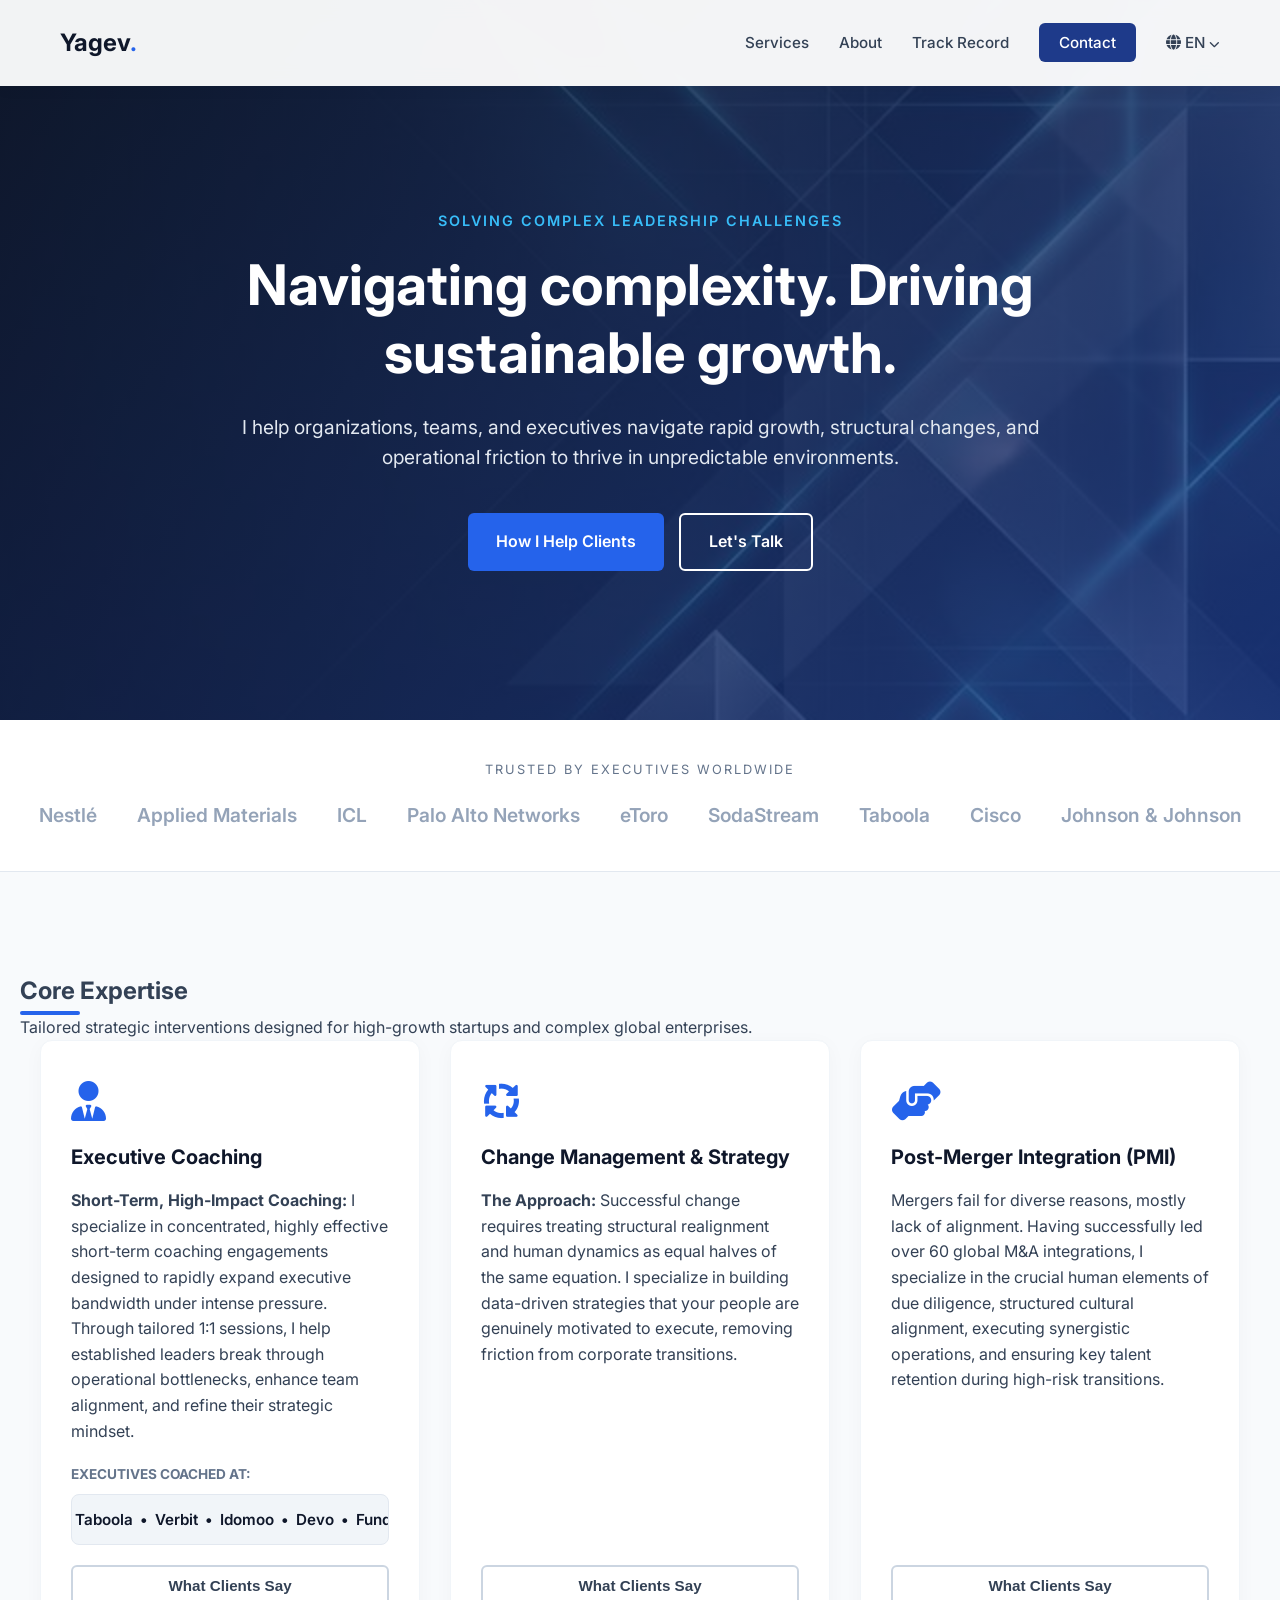
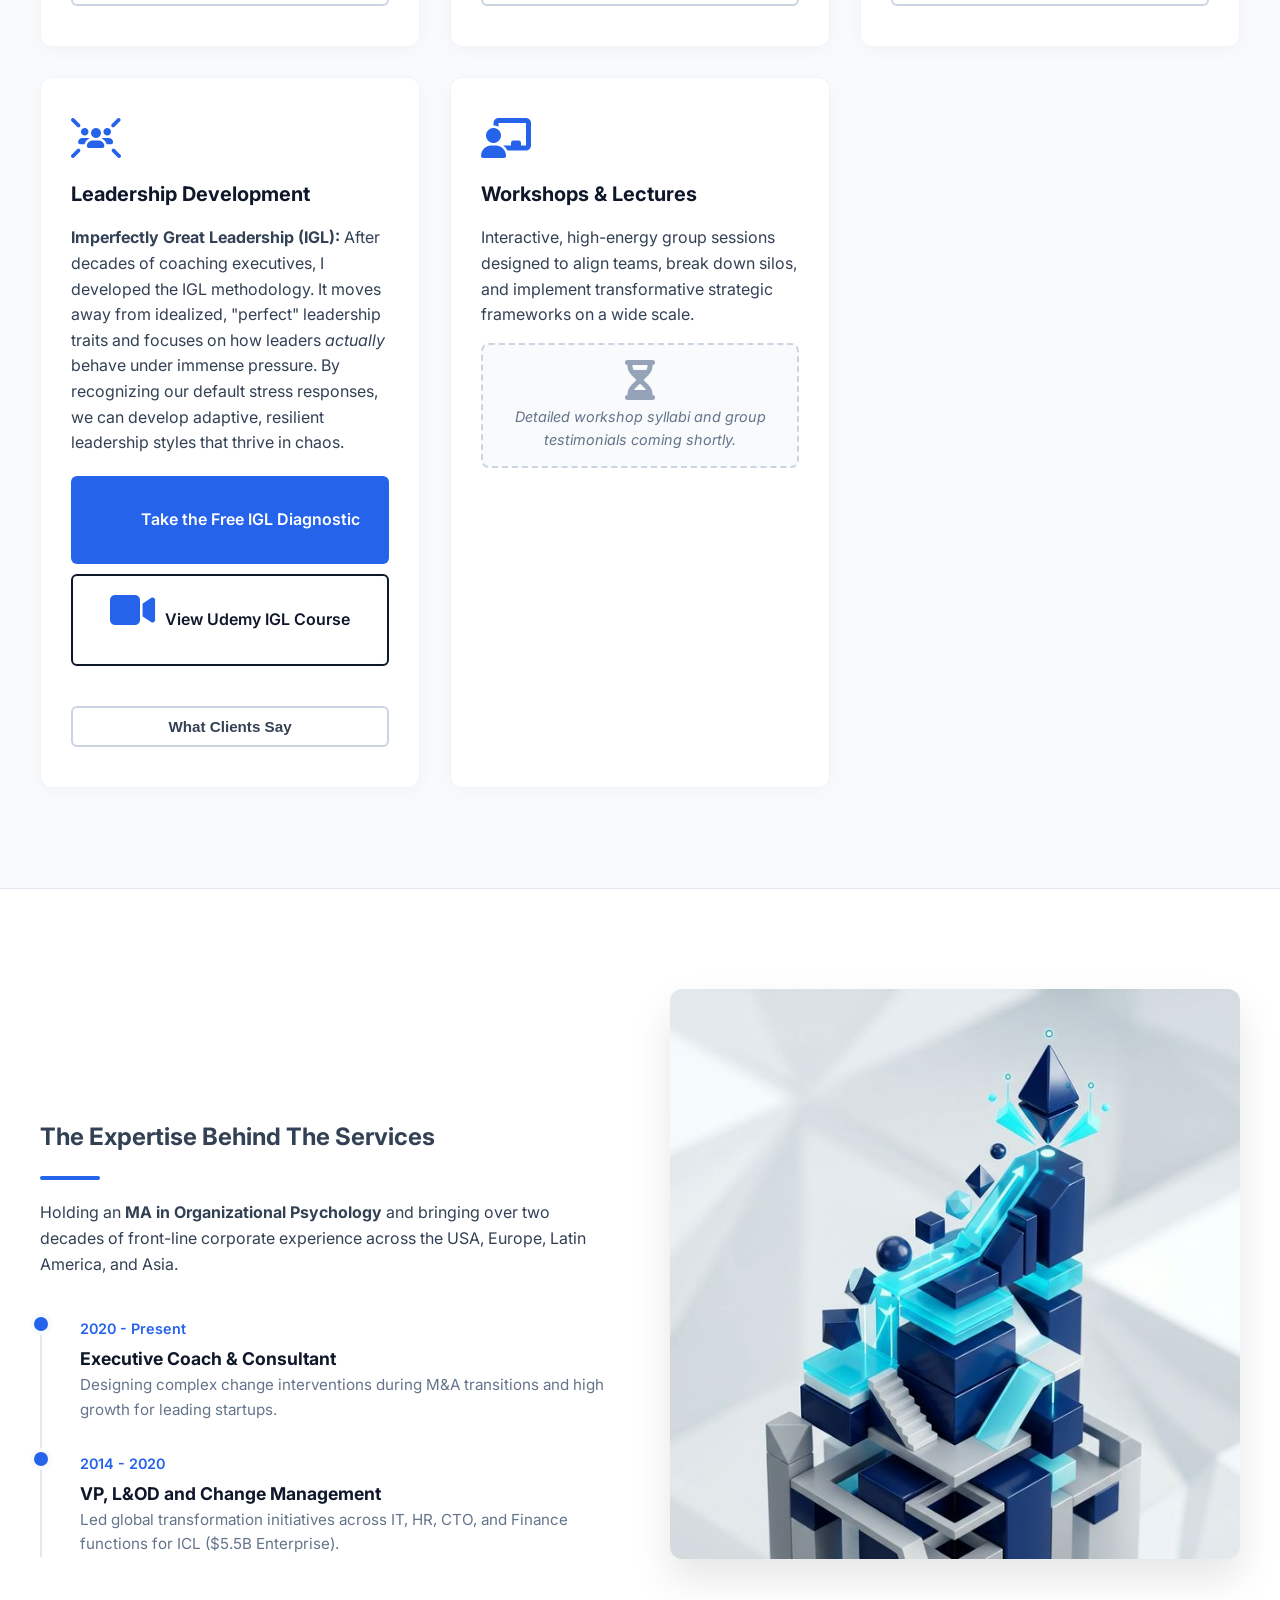
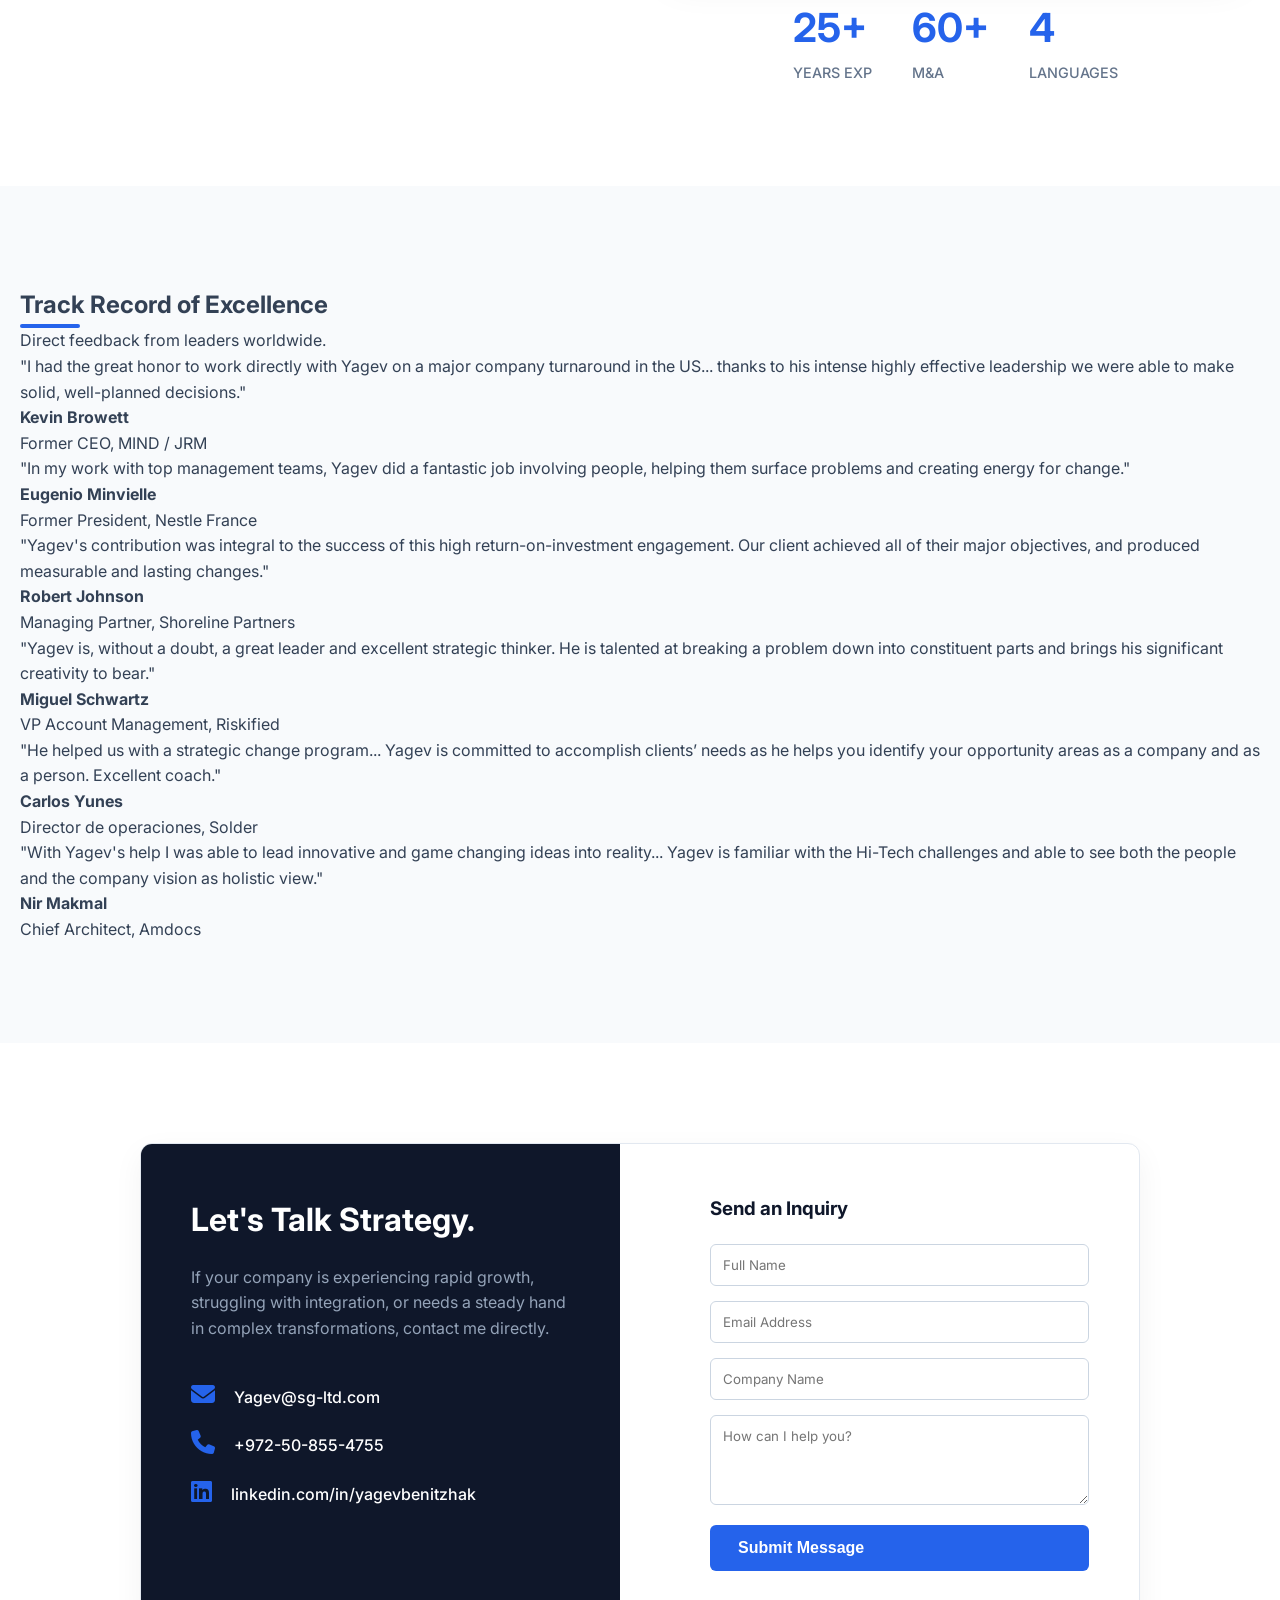
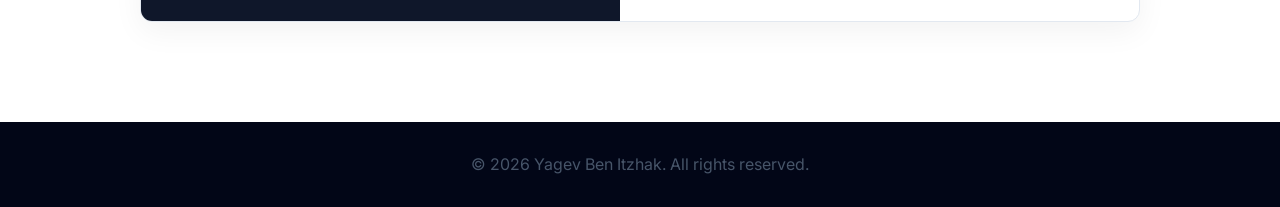
<file: index_backup.html>
<!DOCTYPE html>
<html lang="en">
<head>
    <meta charset="UTF-8">
    <meta name="viewport" content="width=device-width, initial-scale=1.0">
    <title>Yagev Ben Itzhak | Global Organizational Consultant</title>
    <link href="https://fonts.googleapis.com/css2?family=Inter:wght@300;400;500;600;700&display=swap" rel="stylesheet">
    <link rel="stylesheet" href="style.css">
    <link rel="stylesheet" href="https://cdnjs.cloudflare.com/ajax/libs/font-awesome/6.4.0/css/all.min.css">
</head>
<body>

    <!-- Navigation -->
    <nav id="navbar">
        <div class="nav-container">
            <div class="logo">Yagev<span>.</span></div>
            <ul class="nav-links">
                <li><a href="#services">Services</a></li>
                <li><a href="#about">About</a></li>
                <li><a href="#testimonials">Track Record</a></li>
                <li><a href="#contact" class="btn-nav">Contact</a></li>
                <!-- Language Switcher Dropdown -->
                <li class="lang-dropdown">
                    <a href="#" class="lang-toggle"><i class="fa-solid fa-globe"></i> EN <i class="fa-solid fa-chevron-down" style="font-size:0.7em;"></i></a>
                    <div class="lang-menu">
                        <a href="index.html" class="active">English</a>
                        <a href="index-he.html">עברית</a>
                        <a href="index-es.html">Español</a>
                        <a href="index-pt.html">Português</a>
                    </div>
                </li>
            </ul>
        </div>
    </nav>

    <!-- Hero Section -->
    <section id="hero">
        <div class="hero-content">
            <p class="subtitle">Solving Complex Leadership Challenges</p>
            <h1>Navigating complexity. Driving sustainable growth.</h1>
            <p class="hero-desc">I help organizations, teams, and executives navigate rapid growth, structural changes, and operational friction to thrive in unpredictable environments.</p>
            <div class="hero-buttons">
                <a href="#services" class="primary-btn">How I Help Clients</a>
                <a href="#contact" class="secondary-btn">Let's Talk</a>
            </div>
        </div>
    </section>

    <!-- Trusted By Marquee -->
    <section id="trusted">
        <p class="trusted-title">TRUSTED BY EXECUTIVES WORLDWIDE</p>
        <div class="logo-marquee">
            <span>Nestlé</span>
            <span>Applied Materials</span>
            <span>ICL</span>
            <span>Palo Alto Networks</span>
            <span>eToro</span>
            <span>SodaStream</span>
            <span>Taboola</span>
            <span>Cisco</span>
            <span>Johnson & Johnson</span>
        </div>
    </section>

    <!-- Main Services Area -->
    <section id="services" class="bg-light">
        <div class="section-header">
            <h2>Core Expertise</h2>
            <div class="divider"></div>
            <p>Tailored strategic interventions designed for high-growth startups and complex global enterprises.</p>
        </div>
        
        <div class="services-grid">
            
            <!-- Executive Coaching -->
            <div class="service-card">
                <i class="fa-solid fa-user-tie"></i>
                <h3>Executive Coaching</h3>
                <p><strong>Short-Term, High-Impact Coaching:</strong> I specialize in concentrated, highly effective short-term coaching engagements designed to rapidly expand executive bandwidth under intense pressure. Through tailored 1:1 sessions, I help established leaders break through operational bottlenecks, enhance team alignment, and refine their strategic mindset.</p>
                
                <div class="service-examples" style="margin-top: 20px;">
                    <h4 style="font-size: 0.85rem; color: #64748b; margin-bottom: 8px; text-transform: uppercase;">Executives Coached At:</h4>
                    <div class="scrolling-text-marquee">
                        <div class="scrolling-text-content">
                            <span>Taboola</span> &bull; <span>Verbit</span> &bull; <span>Idomoo</span> &bull; <span>Devo</span> &bull; <span>Fundbox</span> &bull; <span>MIND</span> &bull; <span>RAD</span> &bull; <span>IDE</span> &bull; <span>Trax</span> &bull; <span>Palo Alto Networks</span> &bull; <span>Aqua</span> &bull; <span>Igenio</span> &bull; <span>Seen</span> &bull; <span>Surtidora</span> &bull; <span>Phibro</span> &bull; <span>GreenOnix</span> &bull; <span>MYL</span> &bull; <span>Simplywood</span> &bull; <span>Netafim</span> &bull; <span>Strauss Water</span> &bull; <span>Riskified</span> &bull; <span>Outbrain</span> &bull; <span>eToro</span> &bull; <span>Cognyte</span> &bull; <span>AudioCodes</span> &bull;
                            <!-- Duplicate -->
                            <span>Taboola</span> &bull; <span>Verbit</span> &bull; <span>Idomoo</span> &bull; <span>Devo</span> &bull; <span>Fundbox</span> &bull; <span>MIND</span> &bull; <span>RAD</span> &bull; <span>IDE</span> &bull; <span>Trax</span> &bull; <span>Palo Alto Networks</span> &bull; <span>Aqua</span> &bull; <span>Igenio</span> &bull; <span>Seen</span> &bull; <span>Surtidora</span> &bull; <span>Phibro</span> &bull; <span>GreenOnix</span> &bull; <span>MYL</span> &bull; <span>Simplywood</span> &bull; <span>Netafim</span> &bull; <span>Strauss Water</span> &bull; <span>Riskified</span> &bull; <span>Outbrain</span> &bull; <span>eToro</span> &bull; <span>Cognyte</span> &bull; <span>AudioCodes</span> &bull;
                        </div>
                    </div>
                </div>

                <button class="secondary-btn toggle-testimonials-btn" onclick="toggleAccordion(this)">What Clients Say</button>
                <div class="hidden-testimonials">
                    <div class="testimonials-vertical">
                        <blockquote class="inline-quote">
                            "Sharing my professional situation with my coach and getting super valuable feedback... My experience was 100 out of 10!"
                            <footer>– Alba Martinez, VP HR, Emburse</footer>
                        </blockquote>
                        <blockquote class="inline-quote">
                            "Yagev's listening skills, and his ability to extract the real issue from the content is amazing... Getting 'assignments' and issues to evaluate between sessions helps reap immediate benefit."
                            <footer>– Eloise Ann Friedman, Director, Outbrain</footer>
                        </blockquote>
                        <blockquote class="inline-quote">
                            "Yagev gave me amazing support with the great challenges that I'm facing at work. He is very smart, to the point, empathic, and action oriented."
                            <footer>– Hila Lavie, VP Design, Riskified</footer>
                        </blockquote>
                        <blockquote class="inline-quote">
                            "I'd also like to highlight Yagev's ability to listen and drill down into the details. I'd recommend Yagev if you want to take your professional career to the next step."
                            <footer>– Sergio Bellido, VP Product Mgt, DEVO</footer>
                        </blockquote>
                    </div>
                </div>
            </div>

            <!-- Change Management & Strategy -->
            <div class="service-card">
                <i class="fa-solid fa-arrows-spin"></i>
                <h3>Change Management & Strategy</h3>
                <p><strong>The Approach:</strong> Successful change requires treating structural realignment and human dynamics as equal halves of the same equation. I specialize in building data-driven strategies that your people are genuinely motivated to execute, removing friction from corporate transitions.</p>
                
                <button class="secondary-btn toggle-testimonials-btn" onclick="toggleAccordion(this)" style="margin-top:auto;">What Clients Say</button>
                <div class="hidden-testimonials">
                    <div class="testimonials-vertical">
                        <blockquote class="inline-quote">
                            "Yagev did a fantastic job involving people, helping them surface problems and creating energy for change... His involvement had a very substantial impact on generating improved business results."
                            <footer>– Eugenio Minvielle, Former President, Nestle France</footer>
                        </blockquote>
                        <blockquote class="inline-quote">
                            "His ability to balance soft skills with business deliverable hard facts is quite unique. He motivates leaders to deliver by themselves and with their teams."
                            <footer>– Stefan Borgas, President & CEO, RHI AG</footer>
                        </blockquote>
                        <blockquote class="inline-quote">
                            "He helped our bank in different projects. He is an expert in strategy design, cultural change, organizational development and M&As... A true privilege."
                            <footer>– Carlos Nunez Urquiza, Former Top Executive, Banamex</footer>
                        </blockquote>
                        <blockquote class="inline-quote">
                            "Understanding cultural differences and listening to people is the foundation for successful organization development... A wingman you love to have when you start up new organizations."
                            <footer>– Andreas Heyl, VP R&D, ICL Food Specialties</footer>
                        </blockquote>
                    </div>
                </div>
            </div>

            <!-- Post-Merger Integration -->
            <div class="service-card">
                <i class="fa-solid fa-handshake-angle"></i>
                <h3>Post-Merger Integration (PMI)</h3>
                <p>Mergers fail for diverse reasons, mostly lack of alignment. Having successfully led over 60 global M&A integrations, I specialize in the crucial human elements of due diligence, structured cultural alignment, executing synergistic operations, and ensuring key talent retention during high-risk transitions.</p>
                
                <button class="secondary-btn toggle-testimonials-btn" onclick="toggleAccordion(this)" style="margin-top:auto;">What Clients Say</button>
                <div class="hidden-testimonials">
                    <div class="testimonials-vertical">
                        <blockquote class="inline-quote">
                            "Yagev is a source of wisdom and knowledge in everything related to M&A, PMI, and business development. I highly recommend every manager not to go for any M&A process without Yagev on his side."
                            <footer>– Dror Pockard, Former CEO, e-Glue (sold to Nice)</footer>
                        </blockquote>
                        <blockquote class="inline-quote">
                            "Yagev was hired to help in a complex process of a Merger and Acquisition involving the purchase of a European/North-American corporation... potential difficulties were controlled and possible pitfalls were avoided."
                            <footer>– Micha Avni, Due Diligence of Telecom Companies</footer>
                        </blockquote>
                    </div>
                </div>
            </div>

            <!-- Leadership Development -->
            <div class="service-card">
                <i class="fa-solid fa-users-rays"></i>
                <h3>Leadership Development</h3>
                <p><strong>Imperfectly Great Leadership (IGL):</strong> After decades of coaching executives, I developed the IGL methodology. It moves away from idealized, "perfect" leadership traits and focuses on how leaders <em>actually</em> behave under immense pressure. By recognizing our default stress responses, we can develop adaptive, resilient leadership styles that thrive in chaos.</p>
                
                <div class="igl-actions" style="margin: 20px 0; display: flex; flex-direction: column; gap: 10px;">
                    <a href="../leadership-diagnostic/index.html" class="primary-btn" style="text-align: center; justify-content: center;"><i class="fa-solid fa-clipboard-list"></i> Take the Free IGL Diagnostic</a>
                    <a href="#" class="secondary-btn" style="color: var(--secondary); border-color: var(--secondary); text-align: center; justify-content: center;"><i class="fa-solid fa-video"></i> View Udemy IGL Course</a>
                </div>

                <button class="secondary-btn toggle-testimonials-btn" onclick="toggleAccordion(this)">What Clients Say</button>
                <div class="hidden-testimonials">
                    <div class="testimonials-vertical">
                        <blockquote class="inline-quote">
                            "In 25 years of CEO, EVP, Senior Executive, this was the best program I have ever attended. Fast, easy, delivered result; action oriented – not just info but action."
                            <footer>– Kevin Browett, CEO, JRM</footer>
                        </blockquote>
                        <blockquote class="inline-quote">
                            "This program has an excellent structure; it is concrete, clear, focused on results and dynamic. It allows for a follow-up structure, creates continuity and does not end as merely another course."
                            <footer>– Alfonso Gonzalez, Director, Nestle</footer>
                        </blockquote>
                    </div>
                </div>
            </div>

            <!-- Workshops and Lectures -->
            <div class="service-card">
                <i class="fa-solid fa-chalkboard-user"></i>
                <h3>Workshops & Lectures</h3>
                <p>Interactive, high-energy group sessions designed to align teams, break down silos, and implement transformative strategic frameworks on a wide scale.</p>
                
                <div style="padding: 15px; background: #f8fafc; border: 2px dashed #cbd5e1; border-radius: 8px; margin-top: 15px; color: #64748b; font-style: italic; text-align: center; font-size: 0.9rem;">
                    <i class="fa-solid fa-hourglass-half" style="margin-bottom: 5px; color: #94a3b8;"></i><br>
                    Detailed workshop syllabi and group testimonials coming shortly.
                </div>
            </div>

        </div>
    </section>

    <!-- Background Experience -->
    <section id="about" style="border-top: 1px solid #e2e8f0;">
        <div class="about-container">
            <div class="about-text">
                <h2>The Expertise Behind The Services</h2>
                <div class="divider" style="margin: 20px 0;"></div>
                <p>Holding an <strong>MA in Organizational Psychology</strong> and bringing over two decades of front-line corporate experience across the USA, Europe, Latin America, and Asia.</p>
                <div class="timeline" style="margin-top: 40px;">
                    <div class="timeline-item">
                        <div class="timeline-dot"></div>
                        <div class="timeline-date">2020 - Present</div>
                        <div class="timeline-content">
                            <h3>Executive Coach & Consultant</h3>
                            <p>Designing complex change interventions during M&A transitions and high growth for leading startups.</p>
                        </div>
                    </div>
                    <div class="timeline-item">
                        <div class="timeline-dot"></div>
                        <div class="timeline-date">2014 - 2020</div>
                        <div class="timeline-content">
                            <h3>VP, L&OD and Change Management</h3>
                            <p>Led global transformation initiatives across IT, HR, CTO, and Finance functions for ICL ($5.5B Enterprise).</p>
                        </div>
                    </div>
                </div>
            </div>
            <div class="about-image">
                <img src="assets/about-img.png" alt="Strategic Growth" style="width: 100%; height: auto; border-radius: 12px; box-shadow: 0 20px 40px rgba(0,0,0,0.1);">
                
                <div class="stats-row" style="margin-top: 30px; justify-content: center;">
                    <div class="stat text-center">
                        <span class="stat-num">25+</span>
                        <span class="stat-label">Years Exp</span>
                    </div>
                    <div class="stat text-center">
                        <span class="stat-num">60+</span>
                        <span class="stat-label">M&A</span>
                    </div>
                    <div class="stat text-center">
                        <span class="stat-num">4</span>
                        <span class="stat-label">Languages</span>
                    </div>
                </div>
            </div>
        </div>
    </section>

    <!-- Full Global Testimonial Wall -->
    <section id="testimonials" class="bg-light">
        <div class="section-header">
            <h2>Track Record of Excellence</h2>
            <div class="divider"></div>
            <p>Direct feedback from leaders worldwide.</p>
        </div>

        <div class="testimonials-grid">
            <div class="testimonial-card">
                <p class="quote">"I had the great honor to work directly with Yagev on a major company turnaround in the US... thanks to his intense highly effective leadership we were able to make solid, well-planned decisions."</p>
                <h4 class="author">Kevin Browett</h4>
                <p class="title">Former CEO, MIND / JRM</p>
            </div>
            <div class="testimonial-card">
                <p class="quote">"In my work with top management teams, Yagev did a fantastic job involving people, helping them surface problems and creating energy for change."</p>
                <h4 class="author">Eugenio Minvielle</h4>
                <p class="title">Former President, Nestle France</p>
            </div>
            <div class="testimonial-card">
                <p class="quote">"Yagev's contribution was integral to the success of this high return-on-investment engagement. Our client achieved all of their major objectives, and produced measurable and lasting changes."</p>
                <h4 class="author">Robert Johnson</h4>
                <p class="title">Managing Partner, Shoreline Partners</p>
            </div>
            <div class="testimonial-card">
                <p class="quote">"Yagev is, without a doubt, a great leader and excellent strategic thinker. He is talented at breaking a problem down into constituent parts and brings his significant creativity to bear."</p>
                <h4 class="author">Miguel Schwartz</h4>
                <p class="title">VP Account Management, Riskified</p>
            </div>
            <div class="testimonial-card">
                <p class="quote">"He helped us with a strategic change program... Yagev is committed to accomplish clients’ needs as he helps you identify your opportunity areas as a company and as a person. Excellent coach."</p>
                <h4 class="author">Carlos Yunes</h4>
                <p class="title">Director de operaciones, Solder</p>
            </div>
            <div class="testimonial-card">
                <p class="quote">"With Yagev's help I was able to lead innovative and game changing ideas into reality... Yagev is familiar with the Hi-Tech challenges and able to see both the people and the company vision as holistic view."</p>
                <h4 class="author">Nir Makmal</h4>
                <p class="title">Chief Architect, Amdocs</p>
            </div>
        </div>
    </section>

    <!-- Contact Section -->
    <section id="contact">
        <div class="contact-container" style="display: flex; flex-wrap: wrap; gap: 40px; max-width: 1000px; margin: 0 auto; background: var(--white); border-radius: 12px; overflow: hidden; box-shadow: 0 10px 30px rgba(0,0,0,0.05); border: 1px solid #e2e8f0;">
            <div class="contact-info-panel" style="background: var(--secondary); color: var(--white); padding: 50px; flex: 1; min-width: 300px;">
                <h2 style="font-size: 2rem; margin-bottom: 20px;">Let's Talk Strategy.</h2>
                <p style="color: #94a3b8; margin-bottom: 40px;">If your company is experiencing rapid growth, struggling with integration, or needs a steady hand in complex transformations, contact me directly.</p>
                
                <div class="contact-detail" style="margin-bottom: 20px;">
                    <i class="fa-solid fa-envelope" style="color: var(--primary-light); font-size: 1.5rem; margin-right: 15px;"></i>
                    <span style="font-weight: 500;">Yagev@sg-ltd.com</span>
                </div>
                <div class="contact-detail" style="margin-bottom: 20px;">
                    <i class="fa-solid fa-phone" style="color: var(--primary-light); font-size: 1.5rem; margin-right: 15px;"></i>
                    <span style="font-weight: 500;">+972-50-855-4755</span>
                </div>
                <div class="contact-detail">
                    <i class="fa-brands fa-linkedin" style="color: var(--primary-light); font-size: 1.5rem; margin-right: 15px;"></i>
                    <a href="https://linkedin.com/in/yagevbenitzhak" style="color: var(--white); text-decoration: none; font-weight: 500;">linkedin.com/in/yagevbenitzhak</a>
                </div>
            </div>
            
            <div class="contact-form-panel" style="padding: 50px; flex: 1; min-width: 300px;">
                <h3 style="margin-bottom: 20px; color: var(--secondary);">Send an Inquiry</h3>
                <form name="consulting-contact" method="POST" action="/" data-netlify="true" netlify-honeypot="bot-field" class="contact-form">
                    <input type="hidden" name="form-name" value="consulting-contact" />
                    <input type="text" name="name" placeholder="Full Name" required style="width: 100%; padding: 12px; margin-bottom: 15px; border: 1px solid #cbd5e1; border-radius: 6px; font-family: inherit;">
                    <input type="email" name="email" placeholder="Email Address" required style="width: 100%; padding: 12px; margin-bottom: 15px; border: 1px solid #cbd5e1; border-radius: 6px; font-family: inherit;">
                    <input type="text" name="company" placeholder="Company Name" style="width: 100%; padding: 12px; margin-bottom: 15px; border: 1px solid #cbd5e1; border-radius: 6px; font-family: inherit;">
                    <textarea name="message" placeholder="How can I help you?" rows="4" required style="width: 100%; padding: 12px; margin-bottom: 20px; border: 1px solid #cbd5e1; border-radius: 6px; font-family: inherit;"></textarea>
                    <button type="submit" class="primary-btn" style="width: 100%;">Submit Message</button>
                </form>
            </div>
        </div>
    </section>

    <footer style="background: #020617; text-align: center; padding: 30px; color: #475569;">
        <p>&copy; 2026 Yagev Ben Itzhak. All rights reserved.</p>
    </footer>

    <script src="script.js"></script>
</body>
</html>
</file>
<file: style.css>
:root {
    --primary: #1e3a8a; /* Deep Navy */
    --primary-light: #2563eb;
    --secondary: #0f172a; /* Slate 900 */
    --accent: #38bdf8; /* Light Blue */
    --text-main: #334155;
    --text-light: #64748b;
    --bg-light: #f8fafc;
    --white: #ffffff;
    --transition: all 0.3s ease;
}

* {
    margin: 0;
    padding: 0;
    box-sizing: border-box;
}

body {
    font-family: 'Inter', sans-serif;
    color: var(--text-main);
    line-height: 1.6;
    background-color: var(--white);
    overflow-x: hidden;
}

/* Nav */
#navbar {
    position: fixed;
    top: 0;
    width: 100%;
    background: rgba(255, 255, 255, 0.95);
    backdrop-filter: blur(10px);
    z-index: 1000;
    box-shadow: 0 2px 15px rgba(0,0,0,0.05);
    transition: var(--transition);
}

.nav-container {
    max-width: 1200px;
    margin: 0 auto;
    padding: 20px;
    display: flex;
    justify-content: space-between;
    align-items: center;
}

.logo {
    font-size: 1.5rem;
    font-weight: 700;
    color: var(--secondary);
}
.logo span {
    color: var(--primary-light);
}

.nav-links {
    list-style: none;
    display: flex;
    gap: 30px;
    align-items: center;
}

.nav-links a {
    text-decoration: none;
    color: var(--text-main);
    font-weight: 500;
    font-size: 0.95rem;
    transition: var(--transition);
}

.nav-links a:hover {
    color: var(--primary-light);
}

.btn-nav {
    background: var(--primary);
    color: var(--white) !important;
    padding: 10px 20px;
    border-radius: 6px;
}
.btn-nav:hover {
    background: var(--primary-light);
    transform: translateY(-2px);
}

/* Language Dropdown */
.lang-dropdown {
    position: relative;
    padding: 10px 0;
}
.lang-menu {
    position: absolute;
    top: 100%;
    right: 0;
    background: var(--white);
    border-radius: 8px;
    box-shadow: 0 5px 20px rgba(0,0,0,0.1);
    width: 120px;
    display: flex;
    flex-direction: column;
    overflow: hidden;
    opacity: 0;
    visibility: hidden;
    transform: translateY(10px);
    transition: var(--transition);
}
.lang-dropdown:hover .lang-menu {
    opacity: 1;
    visibility: visible;
    transform: translateY(0);
}
.lang-menu a {
    padding: 10px 15px;
    font-size: 0.9rem;
    border-bottom: 1px solid #f1f5f9;
}
.lang-menu a:hover {
    background: var(--bg-light);
}
.lang-menu a.active {
    color: var(--primary-light);
    font-weight: 600;
    background: #eff6ff;
}

/* Hero */
#hero {
    padding: 160px 20px 100px;
    background: linear-gradient(135deg, rgba(15, 23, 42, 0.85) 0%, rgba(30, 58, 138, 0.75) 100%), url('assets/hero-bg.png') center/cover no-repeat;
    text-align: center;
    min-height: 80vh;
    display: flex;
    align-items: center;
    justify-content: center;
    position: relative;
}

.hero-content {
    max-width: 800px;
}

.subtitle {
    color: var(--accent);
    font-weight: 600;
    letter-spacing: 2px;
    text-transform: uppercase;
    font-size: 0.9rem;
    margin-bottom: 20px;
}

#hero h1 {
    font-size: 3.5rem;
    color: var(--white);
    line-height: 1.2;
    margin-bottom: 25px;
    font-weight: 700;
}

.hero-desc {
    font-size: 1.2rem;
    color: #e2e8f0;
    margin-bottom: 40px;
}

.hero-buttons {
    display: flex;
    gap: 15px;
    justify-content: center;
}

.primary-btn {
    background: var(--primary-light);
    color: var(--white);
    padding: 14px 28px;
    text-decoration: none;
    border-radius: 6px;
    font-weight: 600;
    transition: var(--transition);
    border: none;
    cursor: pointer;
    font-size: 1rem;
    display: inline-flex;
    align-items: center;
    gap: 10px;
}

.primary-btn:hover {
    background: #3b82f6;
    transform: translateY(-2px);
    box-shadow: 0 10px 20px rgba(37, 99, 235, 0.2);
}

.secondary-btn {
    background: transparent;
    color: var(--white);
    padding: 14px 28px;
    text-decoration: none;
    border-radius: 6px;
    font-weight: 600;
    transition: var(--transition);
    border: 2px solid var(--white);
    display: inline-flex;
    align-items: center;
    gap: 10px;
}

.secondary-btn:hover {
    background: var(--white);
    color: var(--secondary);
}

/* Trusted By */
#trusted {
    padding: 40px 20px;
    background: var(--white);
    text-align: center;
    border-bottom: 1px solid #e2e8f0;
}

.trusted-title {
    font-size: 0.8rem;
    color: var(--text-light);
    letter-spacing: 2px;
    margin-bottom: 20px;
}

.logo-marquee {
    display: flex;
    flex-wrap: wrap;
    justify-content: center;
    gap: 40px;
    color: #94a3b8;
    font-weight: 600;
    font-size: 1.2rem;
}

/* Sections */
section {
    padding: 100px 20px;
}

.bg-light {
    background: var(--bg-light);
}

/* Services Tabs Architecture */
.services-tab-container {
    max-width: 900px;
    margin: 0 auto;
}

.services-tabs-nav {
    display: flex;
    flex-wrap: wrap;
    gap: 10px;
    justify-content: center;
    margin-bottom: 40px;
    padding: 0 10px;
}

.tab-btn {
    background: var(--primary-light); /* Clean Royal Blue default */
    color: var(--white);
    border: 1px solid var(--primary-light);
    padding: 12px 24px;
    border-radius: 50px;
    font-size: 0.95rem;
    font-weight: 500;
    cursor: pointer;
    transition: var(--transition);
}

.tab-btn:hover {
    background: #1d4ed8;
    border-color: #1d4ed8;
    transform: translateY(-2px);
}

.tab-btn.active {
    background: var(--secondary); /* Slate 900 for active state */
    color: var(--accent); /* Light Blue accent text for contrast and pop */
    border-color: var(--secondary);
    font-weight: 600;
    box-shadow: 0 4px 15px rgba(15, 23, 42, 0.3);
}

.service-tab-pane {
    display: none;
    animation: fadeIn 0.4s ease-out forwards;
}

.service-tab-pane.active {
    display: block;
}

@keyframes fadeIn {
    from { opacity: 0; transform: translateY(10px); }
    to { opacity: 1; transform: translateY(0); }
}

/* Services Grid Reversion */
.services-grid {
    max-width: 1200px;
    margin: 0 auto;
    display: grid;
    grid-template-columns: repeat(auto-fit, minmax(320px, 1fr));
    gap: 30px;
}
.service-card {
    background: var(--white);
    padding: 40px 30px;
    border-radius: 12px;
    box-shadow: 0 4px 20px rgba(0,0,0,0.03);
    transition: var(--transition);
    border: 1px solid #f1f5f9;
    display: flex;
    flex-direction: column;
}
.service-card:hover {
    transform: translateY(-5px);
    box-shadow: 0 15px 30px rgba(0,0,0,0.08);
    border-color: var(--primary-light);
}
.service-card i {
    font-size: 2.5rem;
    color: var(--primary-light);
    margin-bottom: 20px;
}
.service-card h3 {
    font-size: 1.25rem;
    color: var(--secondary);
    margin-bottom: 15px;
}

/* Accordion Testimonials */
.toggle-testimonials-btn {
    width: 100%;
    margin-top: 20px;
    font-size: 0.95rem;
    padding: 10px 15px;
    border-color: #cbd5e1;
    color: var(--text-main);
    justify-content: center;
}
.toggle-testimonials-btn:hover {
    background: var(--bg-light);
    color: var(--primary-light);
    border-color: var(--primary-light);
}
.hidden-testimonials {
    max-height: 0;
    overflow: hidden;
    transition: max-height 0.4s ease-in-out, opacity 0.3s ease-in-out;
    opacity: 0;
    margin-top: 0;
}
.hidden-testimonials.open {
    max-height: 5000px;
    opacity: 1;
    margin-top: 20px;
}

.testimonials-vertical {
    display: flex;
    flex-direction: column;
    gap: 15px;
}
.testimonials-vertical .inline-quote {
    font-size: 0.85rem;
    padding: 15px;
    background: var(--white);
    border-left: 3px solid var(--accent);
    margin: 0;
    border-radius: 6px;
    box-shadow: 0 2px 10px rgba(0,0,0,0.04);
}
.testimonials-vertical .inline-quote footer {
    display: block;
    margin-top: 10px;
    font-weight: 600;
    color: var(--secondary);
}

.divider {
    height: 4px;
    width: 60px;
    background: var(--primary-light);
    border-radius: 2px;
}

/* Inline Testimonials */
.testimonials-row {
    display: grid;
    grid-template-columns: 1fr 1fr;
    gap: 20px;
}

.inline-quote {
    background: var(--white);
    padding: 20px;
    border-left: 4px solid var(--primary-light);
    border-radius: 0 8px 8px 0;
    font-style: italic;
    color: var(--text-main);
    font-size: 0.95rem;
    box-shadow: 0 4px 15px rgba(0,0,0,0.03);
    margin: 0;
}

.inline-quote footer {
    display: block;
    margin-top: 10px;
    font-size: 0.85rem;
    font-weight: 600;
    color: var(--secondary);
    font-style: normal;
}

/* Timeline */
.timeline {
    max-width: 800px;
    position: relative;
}

.timeline::before {
    content: '';
    position: absolute;
    left: 0;
    top: 0;
    height: 100%;
    width: 2px;
    background: #e2e8f0;
}

.timeline-item {
    position: relative;
    padding-left: 40px;
    margin-bottom: 30px;
}

.timeline-item:last-child {
    margin-bottom: 0;
}

.timeline-dot {
    position: absolute;
    left: -6px;
    top: 0;
    width: 14px;
    height: 14px;
    border-radius: 50%;
    background: var(--primary-light);
    box-shadow: 0 0 0 4px var(--bg-light);
}

.timeline-date {
    font-weight: 600;
    color: var(--primary-light);
    margin-bottom: 5px;
    font-size: 0.9rem;
}

.timeline-content h3 {
    color: var(--secondary);
    font-size: 1.1rem;
}

.timeline-content p {
    font-size: 0.95rem;
    color: var(--text-light);
}

/* About */
.about-container {
    max-width: 1200px;
    margin: 0 auto;
    display: grid;
    grid-template-columns: 1fr 1fr;
    gap: 60px;
    align-items: center;
}

.stats-row {
    display: flex;
    gap: 40px;
}

.stat-num {
    display: block;
    font-size: 2.5rem;
    font-weight: 700;
    color: var(--primary-light);
}

.stat-label {
    font-size: 0.9rem;
    color: var(--text-light);
    font-weight: 500;
    text-transform: uppercase;
}

/* Contact */
.contact-form {
    display: flex;
    flex-direction: column;
}

/* Infinite Marquee */
.scrolling-text-marquee {
    width: 100%;
    overflow: hidden;
    white-space: nowrap;
    background: #f1f5f9;
    padding: 12px 0;
    border-radius: 8px;
    border: 1px solid #e2e8f0;
}

.scrolling-text-content {
    display: inline-block;
    white-space: nowrap;
    animation: scroll-left 40s linear infinite;
    color: var(--secondary);
    font-weight: 600;
    font-size: 0.95rem;
}

.scrolling-text-content:hover {
    animation-play-state: paused;
}

.scrolling-text-content span {
    margin: 0 3px;
    color: var(--secondary);
}

@keyframes scroll-left {
    0% { transform: translateX(0); }
    100% { transform: translateX(-50%); }
}

/* Resource Center Items */
.resource-file-item {
    display: flex; 
    align-items: center; 
    gap: 10px; 
    padding: 10px 12px; 
    margin-bottom: 8px; 
    background: var(--white); 
    border: 1px solid #e2e8f0; 
    border-radius: 6px; 
    text-decoration: none; 
    color: var(--text-main); 
    font-size: 0.9rem; 
    transition: var(--transition);
}

.resource-file-item:last-child {
    margin-bottom: 0;
}

.resource-file-item:hover {
    background: #f8fafc;
    border-color: #cbd5e1;
    transform: translateY(-1px);
    box-shadow: 0 2px 5px rgba(0,0,0,0.02);
}

.resource-file-item .file-icon {
    color: #ef4444; 
    font-size: 1.2rem;
}

.resource-file-item .file-name {
    flex: 1; 
    font-weight: 500;
}

.resource-file-item .download-icon {
    color: #94a3b8; 
    font-size: 0.85rem;
    transition: var(--transition);
}

.resource-file-item:hover .download-icon {
    color: var(--primary-light);
}

/* Profile Picture */
.profile-inline-img {
    float: left;
    width: 150px;
    height: 150px;
    border-radius: 50%;
    margin-right: 25px;
    margin-bottom: 15px;
    object-fit: cover;
    box-shadow: 0 10px 20px rgba(0,0,0,0.1);
    border: 3px solid var(--primary-light);
}

html[dir="rtl"] .profile-inline-img {
    float: right;
    margin-right: 0;
    margin-left: 25px;
}

/* Responsive */
@media(max-width: 768px) {
    #hero h1 { font-size: 2.5rem; }
    .about-container, .service-detailed-block { flex-direction: column; }
    .testimonials-row { grid-template-columns: 1fr; }
    .nav-links { display: none; }
    .mobile-lang-switcher { display: block !important; }
}
</file>
<file: upvalue/style.css>
/* =========================================
   Upvalue.biz - Modern Design System
========================================= */

:root {
    /* Color Palette */
    --clr-bg-main: #0f172a;
    /* Deep Slate Blue */
    --clr-bg-card: #1e293b;
    /* Lighter Slate for Cards */
    --clr-text-main: #f8fafc;
    /* Crisp White */
    --clr-text-muted: #94a3b8;
    /* Muted Slate */
    --clr-accent: #0ea5e9;
    /* Energetic Sky Blue */
    --clr-accent-hover: #0284c7;

    /* Typography */
    --font-main: 'Heebo', sans-serif;

    /* Spacing & Layout */
    --container-max: 1200px;
    --spacing-section: 6rem;

    /* Shadows & Transitions */
    --shadow-soft: 0 10px 25px rgba(0, 0, 0, 0.2);
    --transition-fast: 0.2s ease-in-out;
    --transition-smooth: 0.4s cubic-bezier(0.4, 0, 0.2, 1);
}

* {
    margin: 0;
    padding: 0;
    box-sizing: border-box;
}

html {
    scroll-behavior: smooth;
}

body {
    font-family: var(--font-main);
    background-color: var(--clr-bg-main);
    color: var(--clr-text-main);
    line-height: 1.6;
    overflow-x: hidden;
}

.container {
    max-width: var(--container-max);
    margin: 0 auto;
    padding: 0 2rem;
}

/* =========================================
   Typography & Buttons
========================================= */
h1,
h2,
h3 {
    line-height: 1.2;
    margin-bottom: 1rem;
}

h2.section-title {
    font-size: 2.5rem;
    text-align: center;
    margin-bottom: 3rem;
    font-weight: 800;
}

a {
    text-decoration: none;
    color: inherit;
    transition: var(--transition-fast);
}

.btn-primary,
.btn-primary-small {
    display: inline-block;
    background-color: var(--clr-accent);
    color: #fff;
    font-weight: 600;
    border-radius: 50px;
    transition: var(--transition-smooth);
    text-align: center;
}

.btn-primary {
    padding: 1rem 2.5rem;
    font-size: 1.1rem;
    box-shadow: 0 4px 15px rgba(14, 165, 233, 0.4);
}

.btn-primary-small {
    padding: 0.6rem 1.5rem;
    font-size: 0.95rem;
}

.btn-primary:hover,
.btn-primary-small:hover {
    background-color: var(--clr-accent-hover);
    transform: translateY(-2px);
    box-shadow: 0 6px 20px rgba(14, 165, 233, 0.6);
}

.btn-outline {
    display: inline-block;
    padding: 1rem 2.5rem;
    font-size: 1.1rem;
    font-weight: 600;
    border: 2px solid var(--clr-accent);
    color: var(--clr-accent);
    border-radius: 50px;
    transition: var(--transition-smooth);
}

.btn-outline:hover {
    background-color: var(--clr-accent);
    color: #fff;
}

/* =========================================
   Header
========================================= */
.main-header {
    position: fixed;
    top: 0;
    left: 0;
    width: 100%;
    padding: 1.5rem 0;
    background: rgba(15, 23, 42, 0.85);
    backdrop-filter: blur(10px);
    z-index: 1000;
    border-bottom: 1px solid rgba(255, 255, 255, 0.05);
}

.main-header .container {
    display: flex;
    justify-content: space-between;
    align-items: center;
}

.logo {
    font-size: 1.5rem;
    font-weight: 800;
    letter-spacing: 2px;
    color: var(--clr-text-main);
}

nav {
    display: flex;
    gap: 2rem;
    align-items: center;
}

nav a:not(.btn-primary-small) {
    font-weight: 600;
    color: var(--clr-text-muted);
}

nav a:not(.btn-primary-small):hover {
    color: var(--clr-accent);
}

/* =========================================
   Hero Section
========================================= */
.hero {
    position: relative;
    padding: 12rem 0 8rem;
    min-height: 90vh;
    display: flex;
    align-items: center;
    overflow: hidden;
}

.hero-content {
    position: relative;
    z-index: 2;
    text-align: center;
    max-width: 800px;
}

.hero h1 {
    font-size: 4rem;
    font-weight: 800;
    margin-bottom: 1.5rem;
}

.hero h1 span {
    color: var(--clr-accent);
}

.hero-subtitle {
    font-size: 1.25rem;
    color: var(--clr-text-muted);
    margin-bottom: 3rem;
}

.hero-glow {
    position: absolute;
    top: 50%;
    left: 50%;
    transform: translate(-50%, -50%);
    width: 600px;
    height: 600px;
    background: radial-gradient(circle, rgba(14, 165, 233, 0.15) 0%, rgba(15, 23, 42, 0) 70%);
    z-index: 1;
    pointer-events: none;
}

/* =========================================
   Layout Grids
========================================= */
.grid-3 {
    display: grid;
    grid-template-columns: repeat(auto-fit, minmax(300px, 1fr));
    gap: 2rem;
}

/* =========================================
   Cards (Why Now)
========================================= */
.why-now {
    padding: var(--spacing-section) 0;
    background-color: #0b1120;
}

.card {
    background-color: var(--clr-bg-card);
    padding: 2.5rem;
    border-radius: 16px;
    border: 1px solid rgba(255, 255, 255, 0.05);
    transition: var(--transition-smooth);
}

.card:hover {
    transform: translateY(-10px);
    border-color: rgba(14, 165, 233, 0.3);
    box-shadow: var(--shadow-soft);
}

.card-icon {
    font-size: 2.5rem;
    margin-bottom: 1.5rem;
    color: var(--clr-accent);
}

.card h2 {
    font-size: 1.5rem;
    margin-bottom: 1rem;
}

.card p {
    color: var(--clr-text-muted);
}

/* =========================================
   Methodology (Timeline)
========================================= */
.methodology {
    padding: var(--spacing-section) 0;
}

.timeline {
    max-width: 800px;
    margin: 0 auto;
    position: relative;
}

.timeline::before {
    content: '';
    position: absolute;
    top: 0;
    bottom: 0;
    right: 30px;
    /* RTL alignment */
    width: 2px;
    background-color: rgba(255, 255, 255, 0.1);
}

.timeline-item {
    display: flex;
    margin-bottom: 3rem;
    position: relative;
}

.step-number {
    width: 60px;
    height: 60px;
    background-color: var(--clr-bg-card);
    border: 2px solid var(--clr-accent);
    border-radius: 50%;
    display: flex;
    align-items: center;
    justify-content: center;
    font-weight: 800;
    font-size: 1.2rem;
    color: var(--clr-accent);
    z-index: 2;
    flex-shrink: 0;
}

.step-content {
    margin-right: 3rem;
    /* RTL */
    background: var(--clr-bg-card);
    padding: 2rem;
    border-radius: 16px;
    flex-grow: 1;
    border: 1px solid rgba(255, 255, 255, 0.05);
}

.step-content h3 {
    font-size: 1.3rem;
    margin-bottom: 0.5rem;
}

.step-content p {
    color: var(--clr-text-muted);
}

/* =========================================
   Team
========================================= */
.team {
    padding: var(--spacing-section) 0;
    background-color: #0b1120;
}

.team-card {
    background-color: var(--clr-bg-card);
    padding: 2.5rem 2rem;
    border-radius: 16px;
    border: 1px solid rgba(255, 255, 255, 0.05);
    transition: var(--transition-smooth);
    text-align: center;
    display: flex;
    flex-direction: column;
    align-items: center;
}

.team-card:hover {
    transform: translateY(-10px);
    border-color: rgba(14, 165, 233, 0.3);
    box-shadow: var(--shadow-soft);
}

.team-card .bio {
    color: var(--clr-text-muted);
    font-size: 0.95rem;
    margin-top: 1rem;
    line-height: 1.6;
    text-align: justify;
}

.team-image {
    width: 200px;
    height: 200px;
    border-radius: 50%;
    margin: 0 auto 1.5rem;
    background-color: var(--clr-bg-card);
    background-size: cover;
    background-position: center;
    border: 3px solid rgba(255, 255, 255, 0.1);
    transition: var(--transition-smooth);
}

/* Placeholder styles */
.placeholder-image {
    position: relative;
    overflow: hidden;
}

.placeholder-image::after {
    content: '';
    position: absolute;
    top: 0;
    left: 0;
    right: 0;
    bottom: 0;
    background: linear-gradient(45deg, rgba(255, 255, 255, 0.05), rgba(255, 255, 255, 0.1));
}

.team-card:hover .team-image {
    border-color: var(--clr-accent);
    transform: scale(1.05);
}

.team-card h3 {
    font-size: 1.5rem;
    margin-bottom: 0.2rem;
}

.team-card .role {
    color: var(--clr-accent);
    font-weight: 600;
}

/* =========================================
   Footer / CTA
========================================= */
.footer {
    padding: var(--spacing-section) 0 2rem;
    text-align: center;
    background: linear-gradient(to bottom, var(--clr-bg-main), #050810);
}

.footer h2 {
    font-size: 2.5rem;
    margin-bottom: 2rem;
}

.contact-links {
    display: flex;
    justify-content: center;
    gap: 1rem;
    margin-bottom: 4rem;
}

.accessibility {
    border-top: 1px solid rgba(255, 255, 255, 0.1);
    padding-top: 2rem;
}

.accessibility a {
    color: var(--clr-text-muted);
    font-size: 0.9rem;
}

/* =========================================
   Animations & Utilities
========================================= */
.fade-in {
    opacity: 0;
    transform: translateY(30px);
    transition: opacity 0.8s ease-out, transform 0.8s ease-out;
}

.fade-in.visible {
    opacity: 1;
    transform: translateY(0);
}

/* =========================================
   Image Layout Additions
========================================= */
.hero-container {
    display: flex;
    align-items: center;
    justify-content: space-between;
    gap: 4rem;
}

.hero-content {
    flex: 1;
    text-align: right;
    max-width: 600px;
    z-index: 2;
}

.hero-image-wrapper {
    flex: 1;
    display: flex;
    justify-content: center;
    z-index: 2;
}

.hero-image {
    max-width: 100%;
    height: auto;
    border-radius: 20px;
    box-shadow: 0 20px 40px rgba(0,0,0,0.15);
    object-fit: cover;
    transition: var(--transition-smooth);
}

.hero-image:hover {
    transform: translateY(-10px);
}

.methodology-layout {
    display: flex;
    align-items: center;
    gap: 4rem;
}

.methodology-layout .timeline {
    flex: 1;
    margin: 0;
}

.methodology-image-wrapper {
    flex: 1;
    display: flex;
    justify-content: center;
}

.strategy-image {
    max-width: 100%;
    border-radius: 20px;
    box-shadow: var(--shadow-soft);
    object-fit: cover;
}

@media (max-width: 900px) {
    .hero-container, .methodology-layout {
        flex-direction: column;
        text-align: center;
    }
    .hero-content {
        text-align: center;
        margin: 0 auto 3rem;
    }
    .methodology-image-wrapper {
        margin-top: 3rem;
    }
}

/* =========================================
   Testimonials Section
========================================= */
.testimonials {
    background-color: var(--clr-bg-card);
    padding: var(--spacing-section) 0;
}

.testimonials-grid {
    display: grid;
    grid-template-columns: repeat(auto-fit, minmax(300px, 1fr));
    gap: 2.5rem;
    align-items: start;
}

.testimonials-column {
    display: flex;
    flex-direction: column;
    gap: 2rem;
}

.column-header {
    font-size: 1.3rem;
    font-weight: 800;
    color: var(--clr-accent);
    margin-bottom: 0.5rem;
    text-align: right;
    border-bottom: 2px solid rgba(14, 165, 233, 0.2);
    padding-bottom: 0.75rem;
}

.testimonial-card {
    background: var(--clr-bg-main);
    padding: 2.2rem;
    border-radius: 16px;
    border: 1px solid rgba(255, 255, 255, 0.05);
    box-shadow: var(--shadow-soft);
    transition: var(--transition-smooth);
    display: flex;
    flex-direction: column;
}

.testimonial-card:hover {
    transform: translateY(-5px);
    border-color: rgba(14, 165, 233, 0.3);
    box-shadow: 0 15px 30px rgba(0, 0, 0, 0.3);
}

.testimonial-stars {
    display: flex;
    gap: 0.25rem;
    margin-bottom: 1.2rem;
    color: #f59e0b; /* Bright Gold stars */
    font-size: 1.1rem;
}

.testimonial-quote {
    color: var(--clr-text-muted);
    font-size: 1rem;
    line-height: 1.7;
    margin-bottom: 1.5rem;
    position: relative;
    text-align: justify;
}

.testimonial-quote::before {
    content: "״";
    font-size: 4rem;
    color: rgba(14, 165, 233, 0.08);
    position: absolute;
    top: -2rem;
    right: -0.75rem;
    font-family: var(--font-main);
    line-height: 1;
}

.testimonial-author {
    margin-top: auto;
    border-top: 1px solid rgba(255, 255, 255, 0.06);
    padding-top: 1.2rem;
}

.testimonial-author-name {
    font-weight: 700;
    font-size: 1.05rem;
    color: var(--clr-text-main);
    margin-bottom: 0.3rem;
}

.testimonial-author-role {
    font-size: 0.88rem;
    color: var(--clr-text-muted);
}

/* =========================================
   Responsive
========================================= */
@media (max-width: 768px) {
    .hero h1 {
        font-size: 2.5rem;
    }

    nav {
        display: none;
        /* simple hidden nav on mobile for now */
    }

    .contact-links {
        flex-direction: column;
    }

    .timeline::before {
        right: 20px;
    }

    .step-number {
        width: 40px;
        height: 40px;
        font-size: 1rem;
    }

    .step-content {
        margin-right: 1.5rem;
        padding: 1.5rem;
    }

    .testimonials-grid {
        grid-template-columns: 1fr;
        gap: 2rem;
    }
}
</file>
